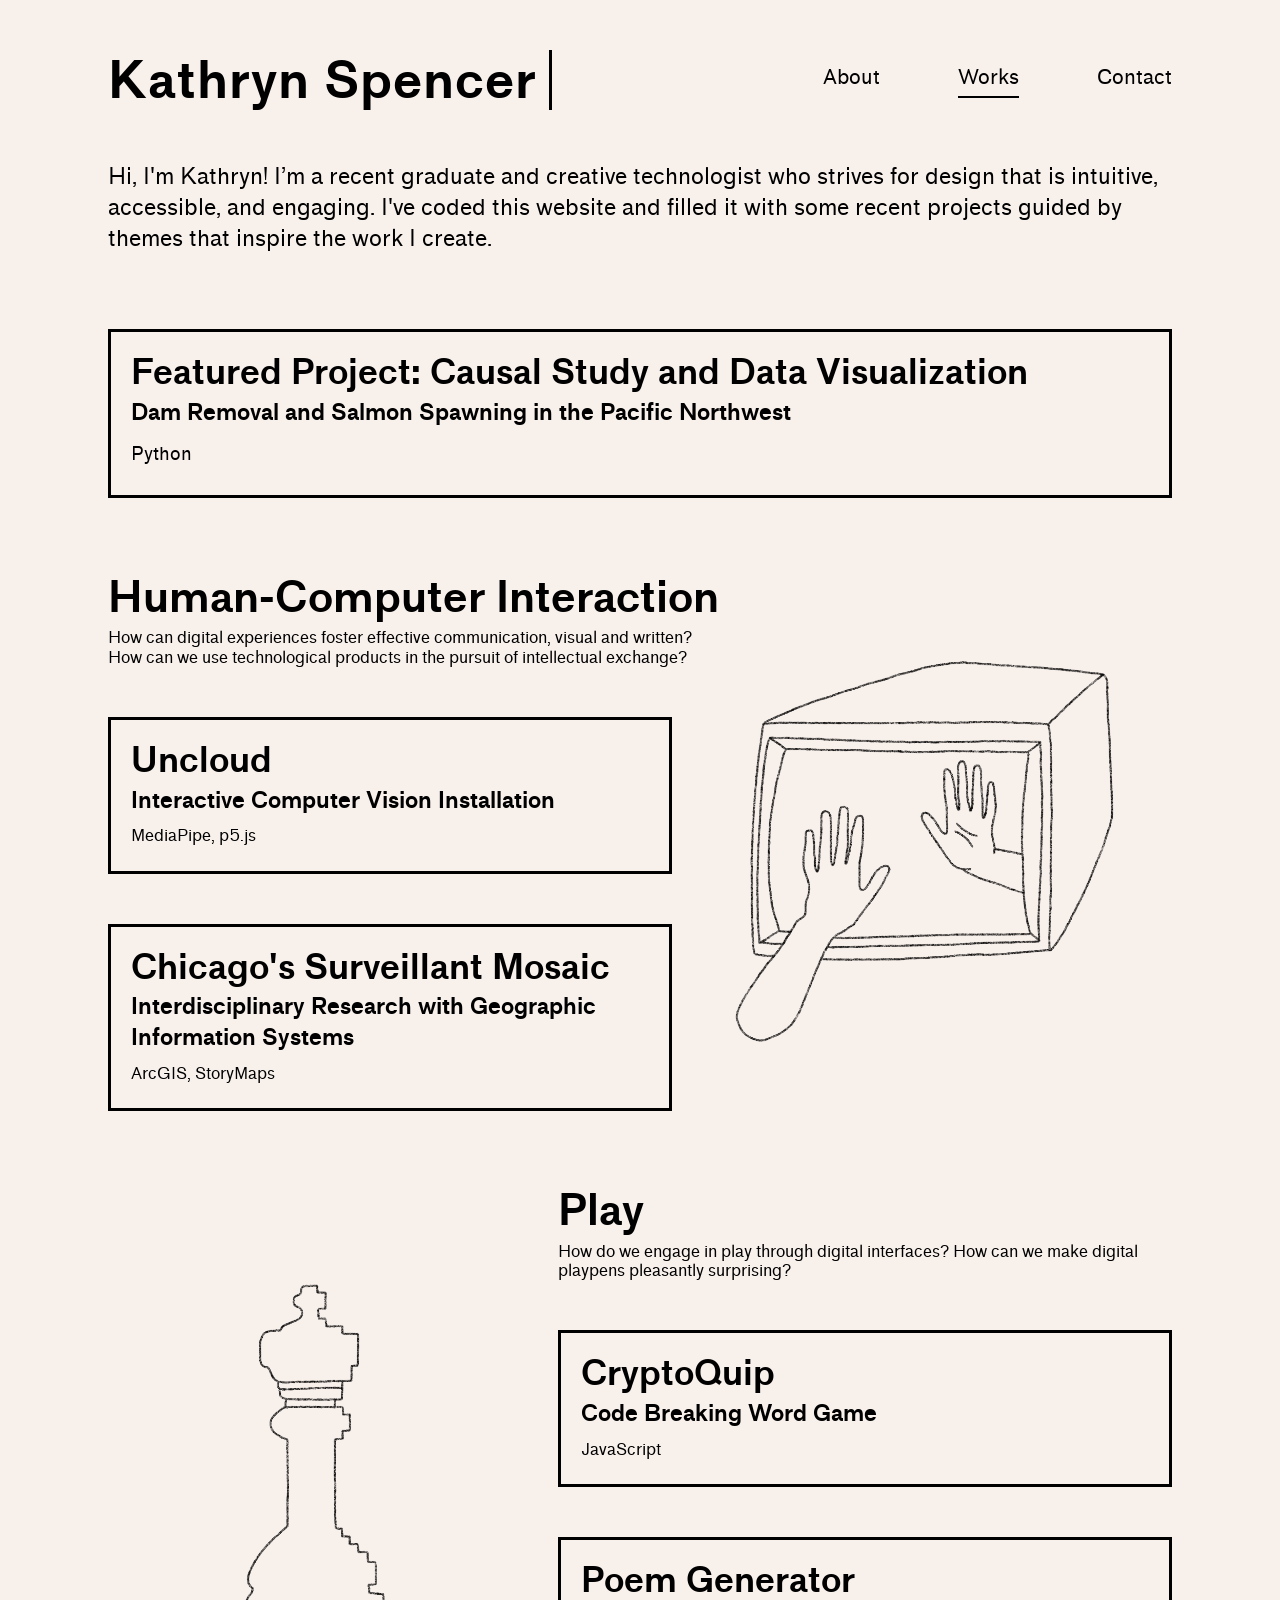
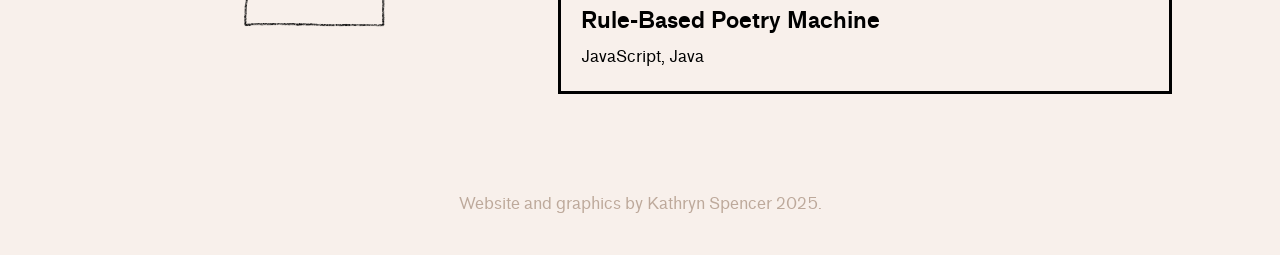
<file: PortfolioWebsite/index.html>
<!DOCTYPE html>
<html lang="en">
  <head>
    <meta charset="utf-8">
    <meta name="google-site-verification" content="g9XTIKekY2we22WwvntmGsxVvhzlgETj5hdMHuk9NJs" />
    <meta name="description" content="Kathryn Spencer portfolio">
    <title>Kathryn Spencer</title>
    <link rel="stylesheet" href="portfolio.css">
  </head>
  <body>
    <header>
      <section id="name">
        <h1>Kathryn Spencer</h1>
        <div id="cursor"></div>
      </section>
      <nav>
        <a id = "about" href="about.html">About</a>
        <a id = "works" class = "underlined" href="index.html">Works</a>
        <a id = "contact" href="contact.html">Contact</a>
      </nav>
    </header>
    <main>
      <p>
        Hi, I'm Kathryn! I’m a recent graduate and creative technologist who strives
        for design that is intuitive, accessible, and engaging. I've coded this website
        and filled it with some recent projects guided by themes that inspire the work I create.
      </p>
      <section>
        <article id="feature">
          <a href="causal_study/html/final_template.html">
            <h3>Featured Project: Causal Study and Data Visualization</h2>
            <h4>Dam Removal and Salmon Spawning in the Pacific Northwest</h4>
            <p>Python</p>
          </a>
        </article>
        <section class = principle id="HCI">
          <div class="ekphrasis">
            <h2>Human-Computer Interaction</h2>
            <p>How can digital experiences foster effective communication, visual and written?
               How can we use technological products in the pursuit of intellectual exchange?
            </p>
            <article>
              <a href="uncloud/uncloud.html">
                <h3>Uncloud</h3>
                <h4>Interactive Computer Vision Installation</h4>
                <p>MediaPipe, p5.js</p>
              </a>
            </article>
            <article>
              <a href="https://arcg.is/z45qz0">
                <h3>Chicago's Surveillant Mosaic</h3>
                <h4>Interdisciplinary Research with Geographic Information Systems</h4>
                <p>ArcGIS, StoryMaps</p>
              </a>
            </article>
          </div>
          <div>
            <img src="img/mirror1.png" alt="computer mirror drawing" class="mirrorimg">
            <img src="img/mirror1.png" alt="computer mirror drawing" class="mirrorimg invisible">
          </div>
        </section>
        <section class="principle">
          <div>
            <img src="img/chess1.png" alt="chess piece drawing" class="chessimg">
            <img src="img/chess1.png" alt="chess piece drawing" class="chessimg invisible">
          </div>
          <div class="ekphrasis">
            <h2>Play</h2>
            <p>
              How do we engage in play through digital interfaces? How can we make
              digital playpens pleasantly surprising?
            </p>
            <article>
              <a href="crypto.html">
                <h3>CryptoQuip</h2>
                <h4>Code Breaking Word Game</h4>
                <p>JavaScript</p>
              </a>
            </article>
            <article>
              <a href="poem.html">
                <h3>Poem Generator</h3>
                <h4>Rule-Based Poetry Machine</h4>
                <p>JavaScript, Java</p>
              </a>
            </article>
          </div>
        </section>
      </section>
    </main>
    <footer>
      <p>Website and graphics by Kathryn Spencer 2025.</p>
    </footer>
  </body>
</html>
</file>
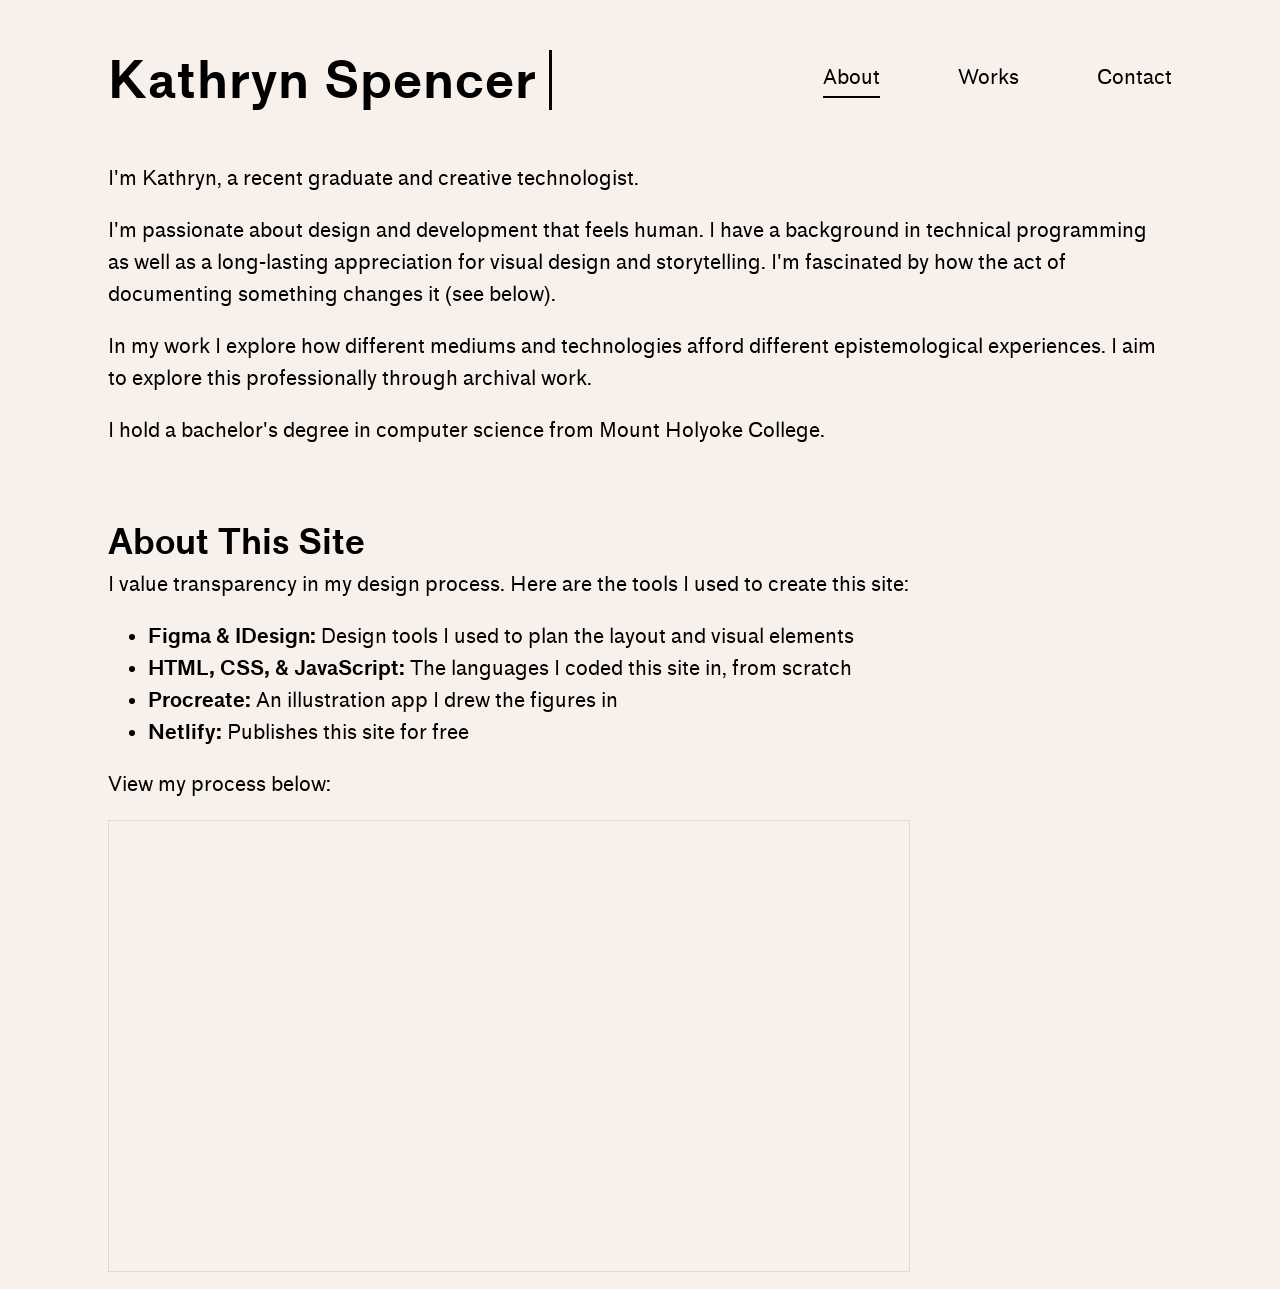
<file: PortfolioWebsite/about.html>
<!DOCTYPE html>
<html lang="en">
  <head>
    <meta charset="utf-8">
    <title>Kathryn Spencer</title>
    <link rel="stylesheet" href="portfolio.css">
  </head>
  <body>
    <header>
      <section id="name">
        <h1><a href="index.html">Kathryn Spencer</a></h1>
        <div id="cursor"></div>
      </section>
      <nav>
        <a id = "about" class = "underlined" href="about.html">About</a>
        <a id = "works" href="index.html">Works</a>
        <a id = "contact" href="contact.html">Contact</a>
      </nav>
    </header>
    <main id="aboutPage">
      <section>
        <p>
          I'm Kathryn, a recent graduate and creative technologist.
        </p>
        <p>
          I'm passionate about design and development that feels human. I have a background in
          technical programming as well as a long-lasting appreciation for visual design and
          storytelling. I'm fascinated by how the act of documenting something changes it (see below).
        </p>
        <p>
          In my work I explore how different mediums and technologies afford different
          epistemological experiences. I aim to explore this professionally through archival work.
        </p>
        <p> I hold a bachelor's degree in computer science from Mount Holyoke College.</p>
      </section>
      <section id="documentation">
        <h3>About This Site</h3>
        <p>I value transparency in my design process. Here are the tools I used to create this site:
        </p>
        <ul>
          <li><b>Figma & IDesign:</b> Design tools I used to plan the layout and visual elements</li>
          <li><b>HTML, CSS, & JavaScript:</b> The languages I coded this site in, from scratch</li>
          <li><b>Procreate:</b> An illustration app I drew the figures in</li>
          <li><b>Netlify:</b> Publishes this site for free</li>
        </ul>
        <p>View my process below:</p>
        <iframe
          style="border: 1px solid rgba(0, 0, 0, 0.1);"
          width="800"
          height="450"
          src="https://embed.figma.com/design/cyvC1ompQ2AOEBt87rae2m/Portfolio?node-id=0-1&embed-host=share"
          allowfullscreen>
        </iframe>
      </section>
    </main>
  </body>
</html>
</file>
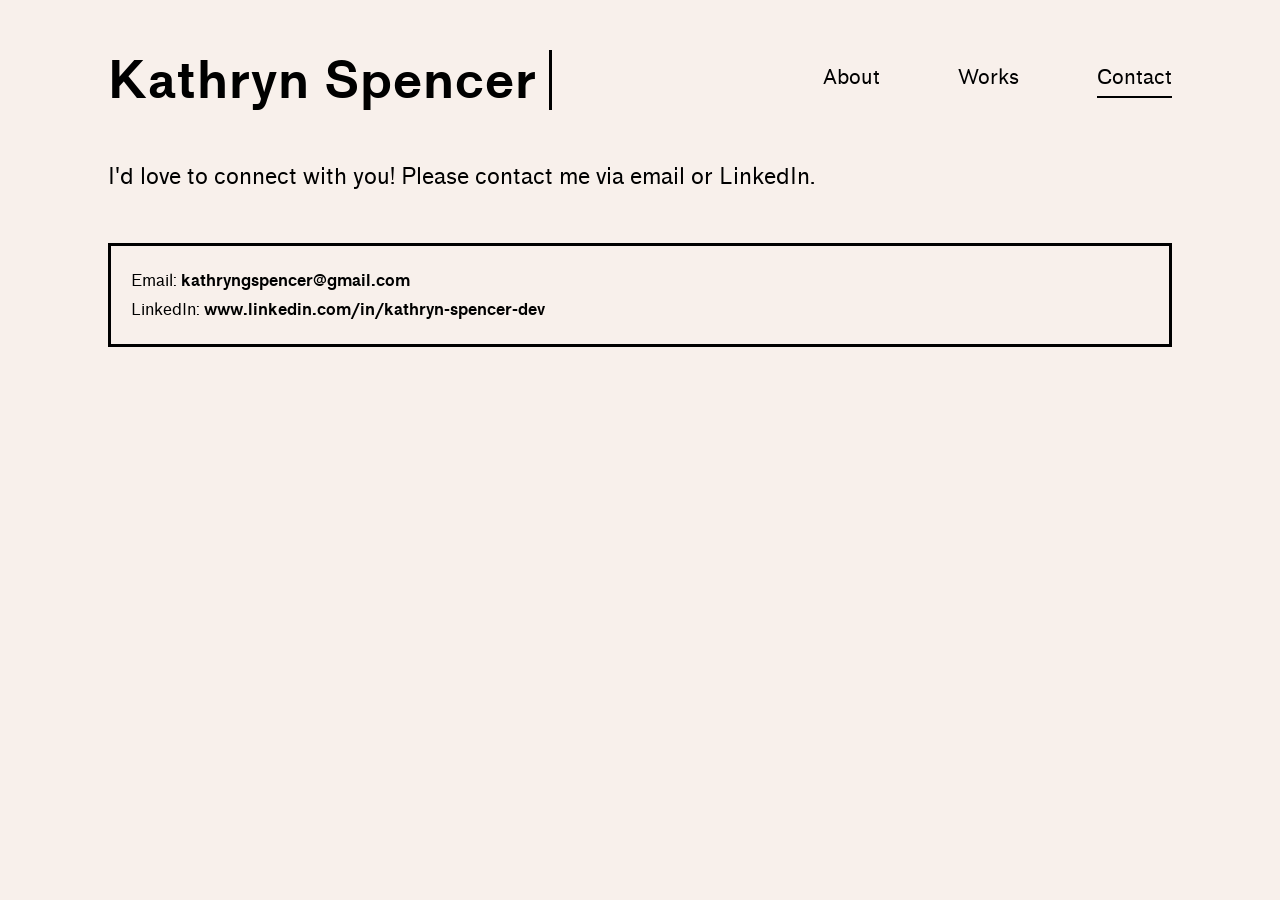
<file: PortfolioWebsite/contact.html>
<!DOCTYPE html>
<html lang="en">
  <head>
    <meta charset="utf-8">
    <title>Kathryn Spencer</title>
    <link rel="stylesheet" href="portfolio.css">
  </head>
  <body>
    <header>
      <section id="name">
        <h1><a href="index.html">Kathryn Spencer</a></h1>
        <div id="cursor"></div>
      </section>
      <nav>
        <a id = "about" href="about.html">About</a>
        <a id = "works" href="index.html">Works</a>
        <a id = "contact" class = "underlined" href="contact.html">Contact</a>
      </nav>
    </header>
    <main>
      <p>
        I'd love to connect with you! Please contact me via email or LinkedIn.
      </p>
      <div class="ekphrasis">
        <article>
          <p>Email: <strong>kathryngspencer@gmail.com</strong></p>
          <p><a href="https://www.linkedin.com/in/kathryn-spencer-dev">LinkedIn: <strong>www.linkedin.com/in/kathryn-spencer-dev</strong></a></p>
        </article>
      </div>
    </main>
  </body>
</html>
</file>
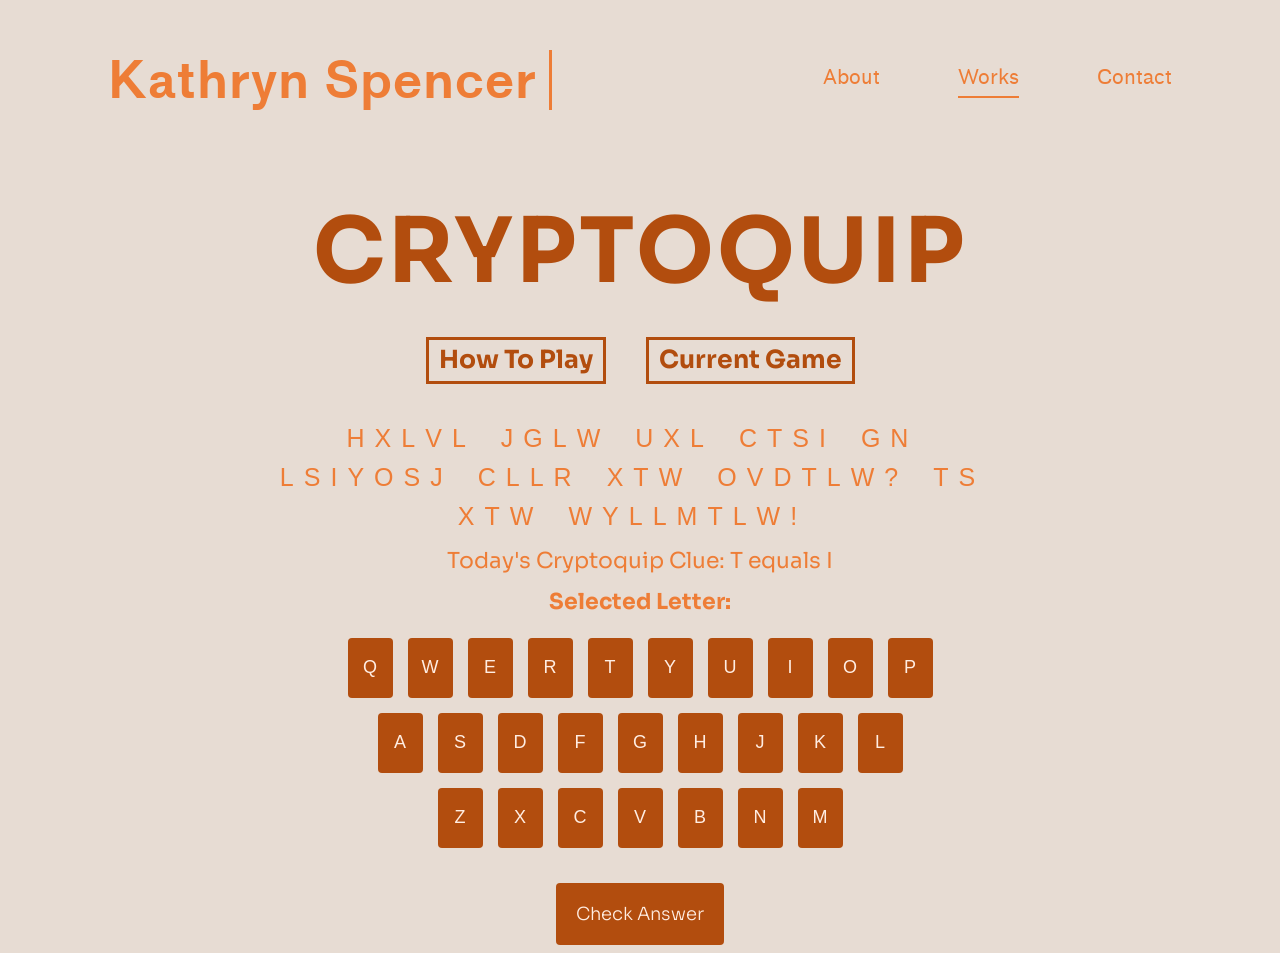
<file: PortfolioWebsite/crypto.html>
<!DOCTYPE html>
<html lang="en">
  <head>
    <meta charset="utf-8">
    <link rel="stylesheet" href="crypto.css">
    <script src="crypto.js"></script>
    <link href="https://fonts.googleapis.com/css2?family=Sora:wght@700&display=swap" rel="stylesheet">
    <link href="https://fonts.googleapis.com/css2?family=Sora:wght@300&display=swap" rel="stylesheet">
    <title>Kathryn Spencer</title>
  </head>
  <body>
    <header>
      <section id="name">
        <h1><a href="index.html">Kathryn Spencer</a></h1>
        <div id="cursor"></div>
      </section>
      <nav>
        <a id = "about" href="about.html">About</a>
        <a id = "works" class = "underlined" href="index.html">Works</a>
        <a id = "contact" href="contact.html">Contact</a>
      </nav>
    </header>
    <section id="subheader">
      <h2>CRYPTOQUIP</h2>
      <ul id="menu">
        <li id="howToBtn">How To Play</li>
        <li id="gameBtn">Current Game</li>
      </ul>
    </section>
    <section id="howTo" class="hidden">
      <h3>
        Decode the encrypted phrase.
      </h3>
      <ul>
        <li>Each letter stands for another.</li>
        <li>The color of a letter will change once you've swapped that letter.</li>
        <li>You can swap letters as many times as you'd like, but never to a letter
          that has already been swapped.
        </li>
      </ul>
      <h4>Examples</h4>
      <div>
        <p class="ex">Q</p>
        <p class="case">This letter is currently moused over and hasn't been swapped yet.</p>
      </div>
      <div>
        <p class="ex locked">Q</p>
        <p class="case">This letter has been swapped.</p>
      </div>
    </section>
    <section id="daily">
      <section id="cryptoQuip"></section>
      <p id="clue">Today's Cryptoquip Clue: T equals I</p>
      <p id="selected">Selected Letter:</p>
      <p id="error" class="hidden"><strong>That letter has already been swapped.</strong></p>
      <section id="keyboard">
        <div class="keysRow">
          <button>Q</button>
          <button>W</button>
          <button>E</button>
          <button>R</button>
          <button>T</button>
          <button>Y</button>
          <button>U</button>
          <button>I</button>
          <button>O</button>
          <button>P</button>
        </div>
        <div class="keysRow">
          <button>A</button>
          <button>S</button>
          <button>D</button>
          <button>F</button>
          <button>G</button>
          <button>H</button>
          <button>J</button>
          <button>K</button>
          <button>L</button>
        </div>
        <div class="keysRow">
          <button>Z</button>
          <button>X</button>
          <button>C</button>
          <button>V</button>
          <button>B</button>
          <button>N</button>
          <button>M</button>
        </div>
      </section>
      <button id="testBtn">Check Answer</button>
      <div id="results" class="hidden">
        <p id="win" class="hidden">Congrats! You've solved this cryptoquip.</p>
        <p id="lose" class="hidden">There are one or more incorrect letters in the cryptoquip.</p>
        <button id="back" class="hidden">Return to Game</button>
      </div>
    </section>
  </body>
</html>
</file>
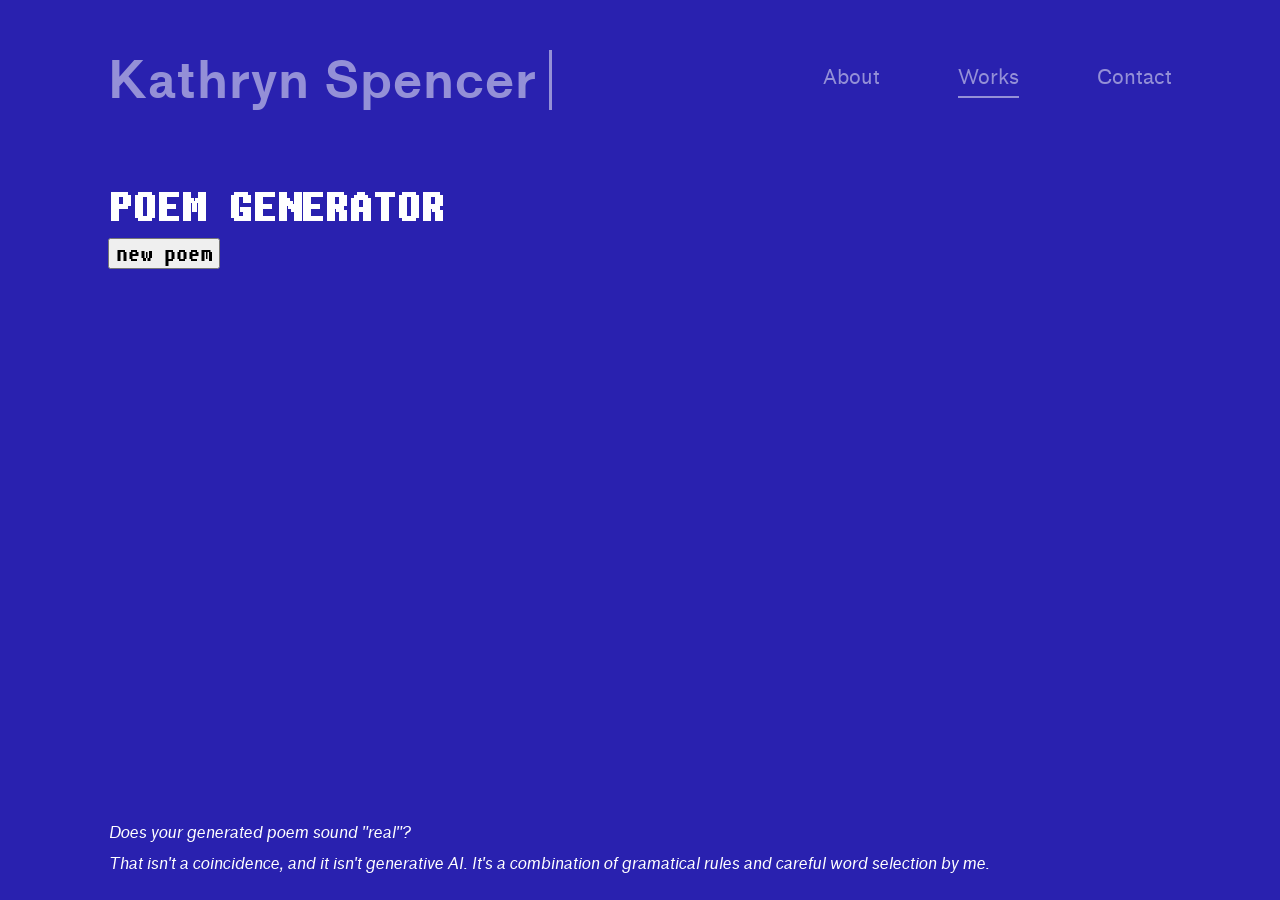
<file: PortfolioWebsite/poem.html>
<!DOCTYPE html>
<html lang="en">
  <head>
    <meta charset="utf-8">
    <title>Kathryn Spencer</title>
    <link rel="stylesheet" href="poem.css">
    <script src="poem.js"></script>
  </head>
  <body>
    <header>
      <section id="name">
        <h1><a href="index.html">Kathryn Spencer</a></h1>
        <div id="cursor"></div>
      </section>
      <nav>
        <a id = "about" href="about.html">About</a>
        <a id = "works" class = "underlined" href="index.html">Works</a>
        <a id = "contact" href="contact.html">Contact</a>
      </nav>
    </header>
    <main>
      <h2>POEM GENERATOR</h2>
      <button id="poemBtn">new poem</button>
      <section id="poem"></section>
      <section id="poemExplanation">
        <p id="hook">Does your generated poem sound "real"?</p>
        <p> That isn't a coincidence, and it isn't
          generative AI. It's a combination of gramatical rules and careful word selection by me.
        </p>
      </section>
    </main>
  </body>
</html>
</file>
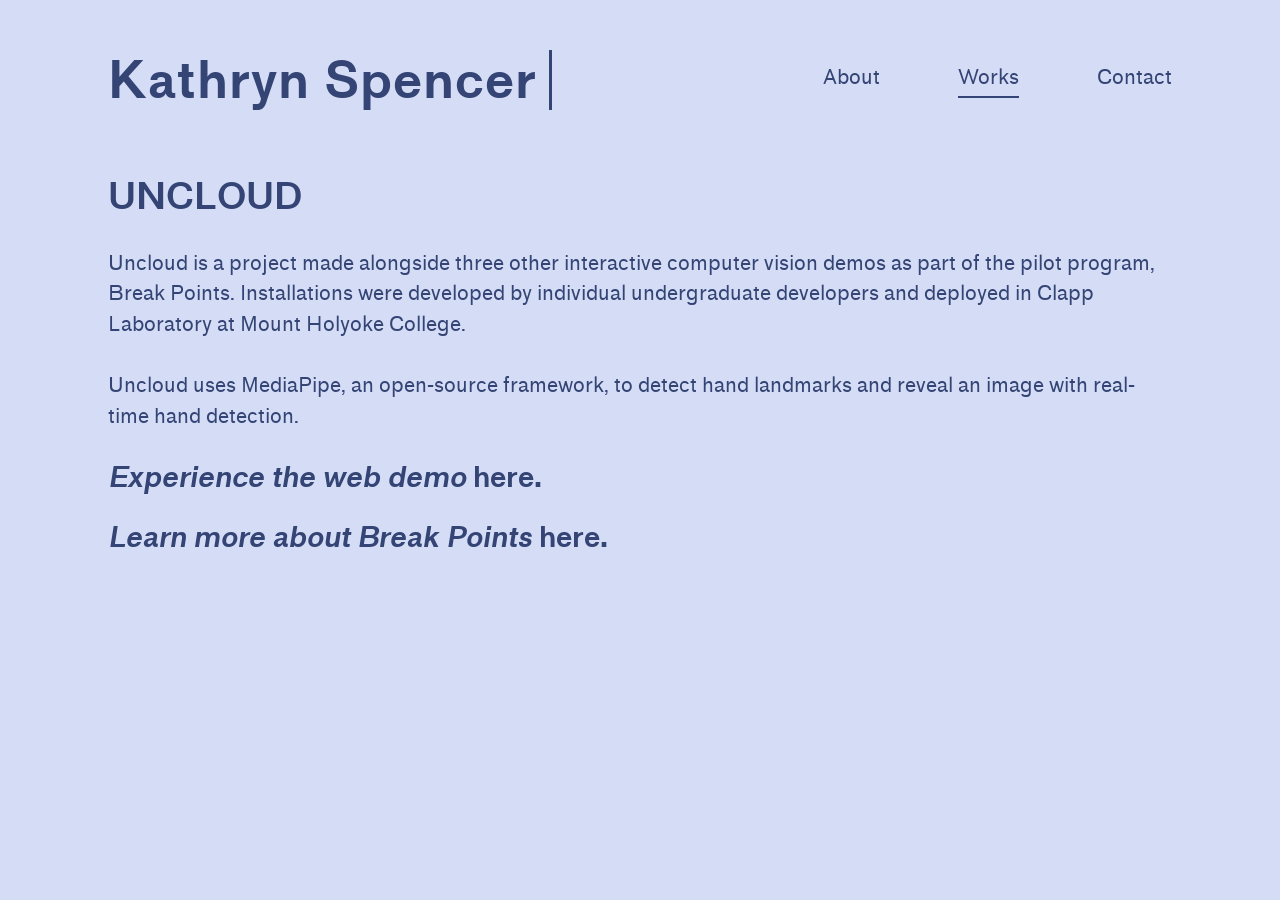
<file: PortfolioWebsite/uncloud/uncloud.html>
<!DOCTYPE html>
<html lang="en">
  <head>
    <meta charset="utf-8">
    <title>Kathryn Spencer</title>
    <link rel="stylesheet" href="uncloud.css">
  </head>
  <body>
    <header>
      <section id="name">
        <h1><a href="../index.html">Kathryn Spencer</a></h1>
        <div id="cursor"></div>
      </section>
      <nav>
        <a id = "about" href="../about.html">About</a>
        <a id = "works" class = "underlined" href="../index.html">Works</a>
        <a id = "contact" href="../contact.html">Contact</a>
      </nav>
    </header>
  </body>
  <main>
    <h2>UNCLOUD</h2>
    <p>
      Uncloud is a project made alongside three other interactive computer vision
      demos as part of the pilot program, Break Points. Installations were developed by
      individual undergraduate developers and deployed in Clapp Laboratory at Mount
      Holyoke College.
    </p>
    <p>
      Uncloud uses MediaPipe, an open-source framework, to detect hand landmarks
      and reveal an image with real-time hand detection.
    </p>
    <p class="link">
      <i>Experience the web demo </i><a href="https://editor.p5js.org/kathrynspencer/sketches/GGkKEUKdy">here</a>.
    </p>
    <p class="link">
      <i>Learn more about Break Points </i><a href="https://sites.google.com/mtholyoke.edu/breakpoints/home">here</a>.
    </p>
  </main>
</html>
</file>
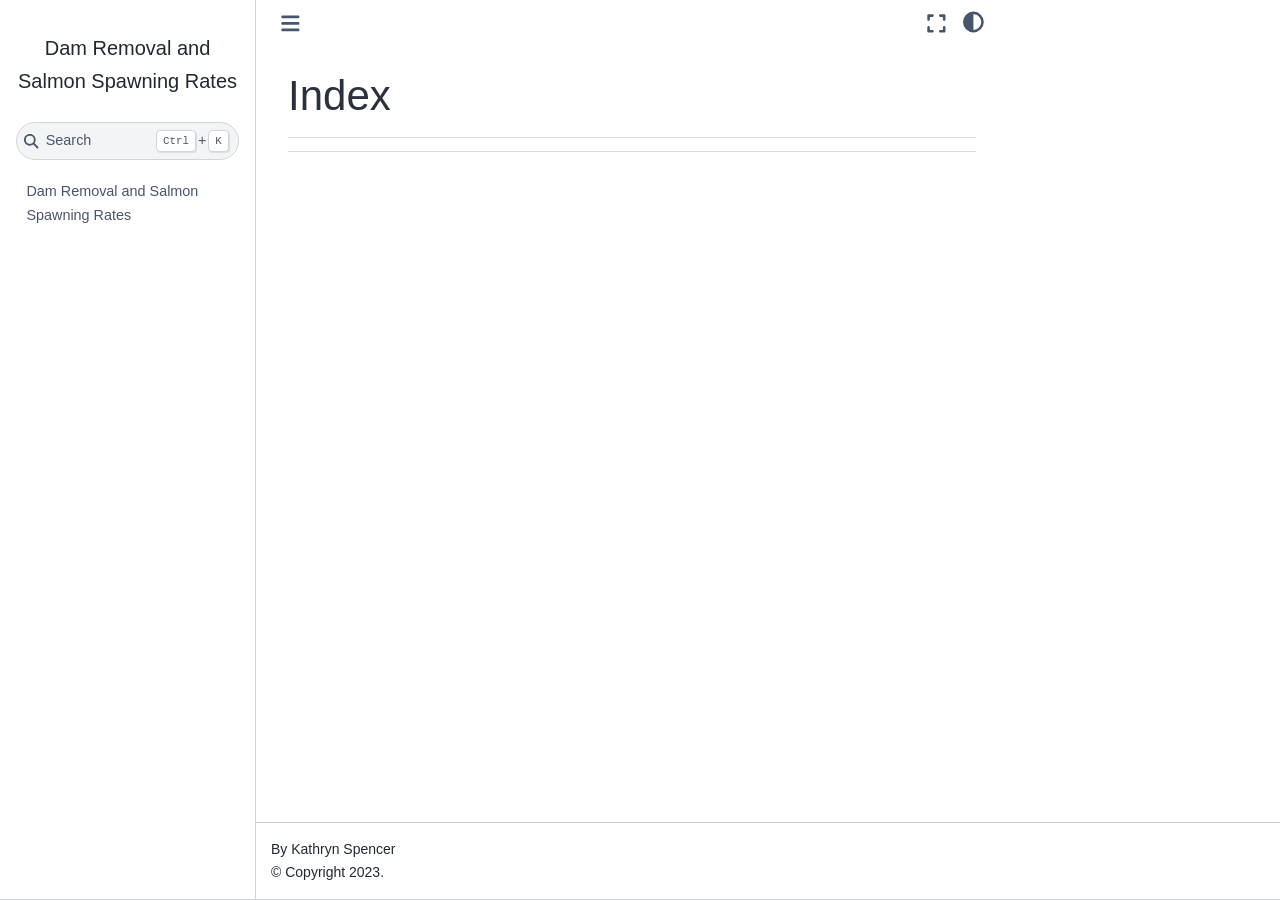
<file: PortfolioWebsite/causal_study/html/genindex.html>
<!DOCTYPE html>


<html lang="en" data-content_root="./" >

  <head>
    <meta charset="utf-8" />
    <meta name="viewport" content="width=device-width, initial-scale=1.0" />
    <title>Index &#8212; Dam Removal and Salmon Spawning Rates</title>
  
  
  
  <script data-cfasync="false">
    document.documentElement.dataset.mode = localStorage.getItem("mode") || "";
    document.documentElement.dataset.theme = localStorage.getItem("theme") || "";
  </script>
  <!--
    this give us a css class that will be invisible only if js is disabled
  -->
  <noscript>
    <style>
      .pst-js-only { display: none !important; }

    </style>
  </noscript>
  
  <!-- Loaded before other Sphinx assets -->
  <link href="_static/styles/theme.css?digest=8878045cc6db502f8baf" rel="stylesheet" />
<link href="_static/styles/pydata-sphinx-theme.css?digest=8878045cc6db502f8baf" rel="stylesheet" />

    <link rel="stylesheet" type="text/css" href="_static/pygments.css?v=03e43079" />
    <link rel="stylesheet" type="text/css" href="_static/styles/sphinx-book-theme.css?v=a3416100" />
    <link rel="stylesheet" type="text/css" href="_static/togglebutton.css?v=13237357" />
    <link rel="stylesheet" type="text/css" href="_static/copybutton.css?v=76b2166b" />
    <link rel="stylesheet" type="text/css" href="_static/mystnb.4510f1fc1dee50b3e5859aac5469c37c29e427902b24a333a5f9fcb2f0b3ac41.css" />
    <link rel="stylesheet" type="text/css" href="_static/sphinx-thebe.css?v=4fa983c6" />
    <link rel="stylesheet" type="text/css" href="_static/sphinx-design.min.css?v=95c83b7e" />
  
  <!-- So that users can add custom icons -->
  <script src="_static/scripts/fontawesome.js?digest=8878045cc6db502f8baf"></script>
  <!-- Pre-loaded scripts that we'll load fully later -->
  <link rel="preload" as="script" href="_static/scripts/bootstrap.js?digest=8878045cc6db502f8baf" />
<link rel="preload" as="script" href="_static/scripts/pydata-sphinx-theme.js?digest=8878045cc6db502f8baf" />

    <script src="_static/documentation_options.js?v=9eb32ce0"></script>
    <script src="_static/doctools.js?v=9a2dae69"></script>
    <script src="_static/sphinx_highlight.js?v=dc90522c"></script>
    <script src="_static/clipboard.min.js?v=a7894cd8"></script>
    <script src="_static/copybutton.js?v=f281be69"></script>
    <script src="_static/scripts/sphinx-book-theme.js?v=887ef09a"></script>
    <script>let toggleHintShow = 'Click to show';</script>
    <script>let toggleHintHide = 'Click to hide';</script>
    <script>let toggleOpenOnPrint = 'true';</script>
    <script src="_static/togglebutton.js?v=4a39c7ea"></script>
    <script>var togglebuttonSelector = '.toggle, .admonition.dropdown';</script>
    <script src="_static/design-tabs.js?v=f930bc37"></script>
    <script>const THEBE_JS_URL = "https://unpkg.com/thebe@0.8.2/lib/index.js"; const thebe_selector = ".thebe,.cell"; const thebe_selector_input = "pre"; const thebe_selector_output = ".output, .cell_output"</script>
    <script async="async" src="_static/sphinx-thebe.js?v=c100c467"></script>
    <script>var togglebuttonSelector = '.toggle, .admonition.dropdown';</script>
    <script>const THEBE_JS_URL = "https://unpkg.com/thebe@0.8.2/lib/index.js"; const thebe_selector = ".thebe,.cell"; const thebe_selector_input = "pre"; const thebe_selector_output = ".output, .cell_output"</script>
    <script>DOCUMENTATION_OPTIONS.pagename = 'genindex';</script>
    <link rel="index" title="Index" href="#" />
    <link rel="search" title="Search" href="search.html" />
  <meta name="viewport" content="width=device-width, initial-scale=1"/>
  <meta name="docsearch:language" content="en"/>
  <meta name="docsearch:version" content="" />
  </head>
  
  
  <body data-bs-spy="scroll" data-bs-target=".bd-toc-nav" data-offset="180" data-bs-root-margin="0px 0px -60%" data-default-mode="">

  
  
  <div id="pst-skip-link" class="skip-link d-print-none"><a href="#main-content">Skip to main content</a></div>
  
  <div id="pst-scroll-pixel-helper"></div>
  
  <button type="button" class="btn rounded-pill" id="pst-back-to-top">
    <i class="fa-solid fa-arrow-up"></i>Back to top</button>

  
  <dialog id="pst-search-dialog">
    
<form class="bd-search d-flex align-items-center"
      action="search.html"
      method="get">
  <i class="fa-solid fa-magnifying-glass"></i>
  <input type="search"
         class="form-control"
         name="q"
         placeholder="Search this book..."
         aria-label="Search this book..."
         autocomplete="off"
         autocorrect="off"
         autocapitalize="off"
         spellcheck="false"/>
  <span class="search-button__kbd-shortcut"><kbd class="kbd-shortcut__modifier">Ctrl</kbd>+<kbd>K</kbd></span>
</form>
  </dialog>

  <div class="pst-async-banner-revealer d-none">
  <aside id="bd-header-version-warning" class="d-none d-print-none" aria-label="Version warning"></aside>
</div>

  
    <header class="bd-header navbar navbar-expand-lg bd-navbar d-print-none">
    </header>
  

  <div class="bd-container">
    <div class="bd-container__inner bd-page-width">
      
      
      
        
      
      <dialog id="pst-primary-sidebar-modal"></dialog>
      <div id="pst-primary-sidebar" class="bd-sidebar-primary bd-sidebar">
        

  
  <div class="sidebar-header-items sidebar-primary__section">
    
    
    
    
  </div>
  
    <div class="sidebar-primary-items__start sidebar-primary__section">
        <div class="sidebar-primary-item">

  
    
  

<a class="navbar-brand logo" href="final_template.html">
  
  
  
  
  
  
    <p class="title logo__title">Dam Removal and Salmon Spawning Rates</p>
  
</a></div>
        <div class="sidebar-primary-item">

<button class="btn search-button-field search-button__button pst-js-only" title="Search" aria-label="Search" data-bs-placement="bottom" data-bs-toggle="tooltip">
 <i class="fa-solid fa-magnifying-glass"></i>
 <span class="search-button__default-text">Search</span>
 <span class="search-button__kbd-shortcut"><kbd class="kbd-shortcut__modifier">Ctrl</kbd>+<kbd class="kbd-shortcut__modifier">K</kbd></span>
</button></div>
        <div class="sidebar-primary-item"><nav class="bd-links bd-docs-nav" aria-label="Main">
    <div class="bd-toc-item navbar-nav active">
        
        <ul class="nav bd-sidenav bd-sidenav__home-link">
            <li class="toctree-l1">
                <a class="reference internal" href="final_template.html">
                    Dam Removal and Salmon Spawning Rates
                </a>
            </li>
        </ul>
        
    </div>
</nav></div>
    </div>
  
  
  <div class="sidebar-primary-items__end sidebar-primary__section">
      <div class="sidebar-primary-item">
<div id="ethical-ad-placement"
      class="flat"
      data-ea-publisher="readthedocs"
      data-ea-type="readthedocs-sidebar"
      data-ea-manual="true">
</div></div>
  </div>


      </div>
      
      <main id="main-content" class="bd-main" role="main">
        
        

<div class="sbt-scroll-pixel-helper"></div>

          <div class="bd-content">
            <div class="bd-article-container">
              
              <div class="bd-header-article d-print-none">
<div class="header-article-items header-article__inner">
  
    <div class="header-article-items__start">
      
        <div class="header-article-item"><button class="sidebar-toggle primary-toggle btn btn-sm" title="Toggle primary sidebar" data-bs-placement="bottom" data-bs-toggle="tooltip">
  <span class="fa-solid fa-bars"></span>
</button></div>
      
    </div>
  
  
    <div class="header-article-items__end">
      
        <div class="header-article-item">

<div class="article-header-buttons">



<button onclick="toggleFullScreen()"
  class="btn btn-sm btn-fullscreen-button"
  title="Fullscreen mode"
  data-bs-placement="bottom" data-bs-toggle="tooltip"
>
  

<span class="btn__icon-container">
  <i class="fas fa-expand"></i>
  </span>

</button>



<button class="btn btn-sm nav-link pst-navbar-icon theme-switch-button pst-js-only" aria-label="Color mode" data-bs-title="Color mode"  data-bs-placement="bottom" data-bs-toggle="tooltip">
  <i class="theme-switch fa-solid fa-sun                fa-lg" data-mode="light" title="Light"></i>
  <i class="theme-switch fa-solid fa-moon               fa-lg" data-mode="dark"  title="Dark"></i>
  <i class="theme-switch fa-solid fa-circle-half-stroke fa-lg" data-mode="auto"  title="System Settings"></i>
</button>


<button class="btn btn-sm pst-navbar-icon search-button search-button__button pst-js-only" title="Search" aria-label="Search" data-bs-placement="bottom" data-bs-toggle="tooltip">
    <i class="fa-solid fa-magnifying-glass fa-lg"></i>
</button>

</div></div>
      
    </div>
  
</div>
</div>
              
              

<div id="jb-print-docs-body" class="onlyprint">
    <h1></h1>
    <!-- Table of contents -->
    <div id="print-main-content">
        <div id="jb-print-toc">
            
        </div>
    </div>
</div>

              
                
<div id="searchbox"></div>
                <article class="bd-article">
                  

<h1 id="index">Index</h1>

<div class="genindex-jumpbox">
 
</div>


                </article>
              

              
              
              
              
                <footer class="prev-next-footer d-print-none">
                  
<div class="prev-next-area">
</div>
                </footer>
              
            </div>
            
            
              
            
          </div>
          <footer class="bd-footer-content">
            
<div class="bd-footer-content__inner container">
  
  <div class="footer-item">
    
<p class="component-author">
By Kathryn Spencer
</p>

  </div>
  
  <div class="footer-item">
    

  <p class="copyright">
    
      © Copyright 2023.
      <br/>
    
  </p>

  </div>
  
  <div class="footer-item">
    
  </div>
  
  <div class="footer-item">
    
  </div>
  
</div>
          </footer>
        

      </main>
    </div>
  </div>
  
  <!-- Scripts loaded after <body> so the DOM is not blocked -->
  <script defer src="_static/scripts/bootstrap.js?digest=8878045cc6db502f8baf"></script>
<script defer src="_static/scripts/pydata-sphinx-theme.js?digest=8878045cc6db502f8baf"></script>

  <footer class="bd-footer">
  </footer>
  </body>
</html>
</file>
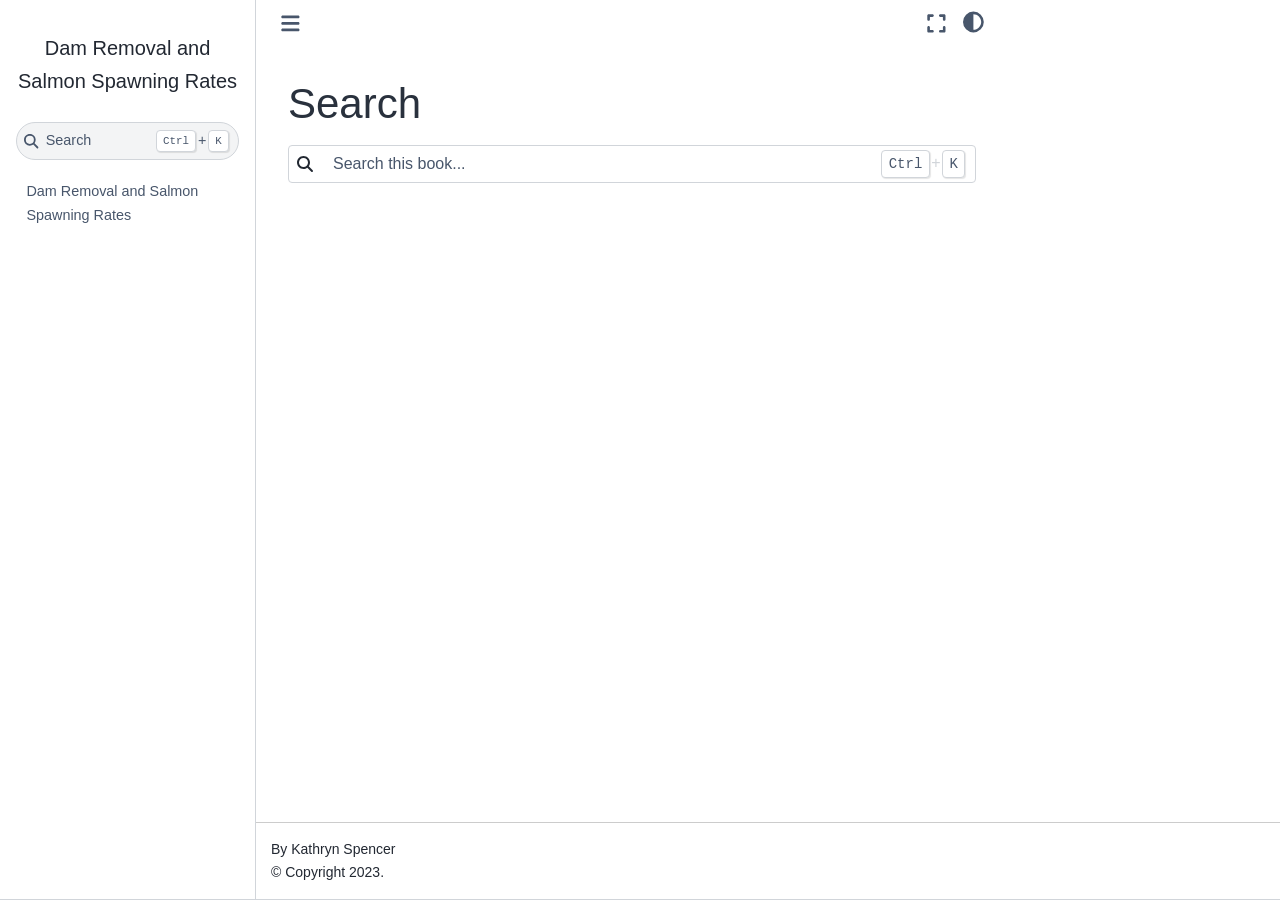
<file: PortfolioWebsite/causal_study/html/search.html>
<!DOCTYPE html>


<html lang="en" data-content_root="./" >

  <head>
    <meta charset="utf-8" />
    <meta name="viewport" content="width=device-width, initial-scale=1.0" /><title>Search - Dam Removal and Salmon Spawning Rates</title>
  
  
  
  <script data-cfasync="false">
    document.documentElement.dataset.mode = localStorage.getItem("mode") || "";
    document.documentElement.dataset.theme = localStorage.getItem("theme") || "";
  </script>
  <!--
    this give us a css class that will be invisible only if js is disabled
  -->
  <noscript>
    <style>
      .pst-js-only { display: none !important; }

    </style>
  </noscript>
  
  <!-- Loaded before other Sphinx assets -->
  <link href="_static/styles/theme.css?digest=8878045cc6db502f8baf" rel="stylesheet" />
<link href="_static/styles/pydata-sphinx-theme.css?digest=8878045cc6db502f8baf" rel="stylesheet" />

    <link rel="stylesheet" type="text/css" href="_static/pygments.css?v=03e43079" />
    <link rel="stylesheet" type="text/css" href="_static/styles/sphinx-book-theme.css?v=a3416100" />
    <link rel="stylesheet" type="text/css" href="_static/togglebutton.css?v=13237357" />
    <link rel="stylesheet" type="text/css" href="_static/copybutton.css?v=76b2166b" />
    <link rel="stylesheet" type="text/css" href="_static/mystnb.4510f1fc1dee50b3e5859aac5469c37c29e427902b24a333a5f9fcb2f0b3ac41.css" />
    <link rel="stylesheet" type="text/css" href="_static/sphinx-thebe.css?v=4fa983c6" />
    <link rel="stylesheet" type="text/css" href="_static/sphinx-design.min.css?v=95c83b7e" />
  
  <!-- So that users can add custom icons -->
  <script src="_static/scripts/fontawesome.js?digest=8878045cc6db502f8baf"></script>
  <!-- Pre-loaded scripts that we'll load fully later -->
  <link rel="preload" as="script" href="_static/scripts/bootstrap.js?digest=8878045cc6db502f8baf" />
<link rel="preload" as="script" href="_static/scripts/pydata-sphinx-theme.js?digest=8878045cc6db502f8baf" />

    <script src="_static/documentation_options.js?v=9eb32ce0"></script>
    <script src="_static/doctools.js?v=9a2dae69"></script>
    <script src="_static/sphinx_highlight.js?v=dc90522c"></script>
    <script src="_static/clipboard.min.js?v=a7894cd8"></script>
    <script src="_static/copybutton.js?v=f281be69"></script>
    <script src="_static/scripts/sphinx-book-theme.js?v=887ef09a"></script>
    <script>let toggleHintShow = 'Click to show';</script>
    <script>let toggleHintHide = 'Click to hide';</script>
    <script>let toggleOpenOnPrint = 'true';</script>
    <script src="_static/togglebutton.js?v=4a39c7ea"></script>
    <script>var togglebuttonSelector = '.toggle, .admonition.dropdown';</script>
    <script src="_static/design-tabs.js?v=f930bc37"></script>
    <script>const THEBE_JS_URL = "https://unpkg.com/thebe@0.8.2/lib/index.js"; const thebe_selector = ".thebe,.cell"; const thebe_selector_input = "pre"; const thebe_selector_output = ".output, .cell_output"</script>
    <script async="async" src="_static/sphinx-thebe.js?v=c100c467"></script>
    <script>var togglebuttonSelector = '.toggle, .admonition.dropdown';</script>
    <script>const THEBE_JS_URL = "https://unpkg.com/thebe@0.8.2/lib/index.js"; const thebe_selector = ".thebe,.cell"; const thebe_selector_input = "pre"; const thebe_selector_output = ".output, .cell_output"</script>
    <script>DOCUMENTATION_OPTIONS.pagename = 'search';</script>
  <script src="_static/searchtools.js"></script>
  <script src="_static/language_data.js"></script>
  <script src="searchindex.js"></script>
    <link rel="index" title="Index" href="genindex.html" />
    <link rel="search" title="Search" href="#" />
  <meta name="viewport" content="width=device-width, initial-scale=1"/>
  <meta name="docsearch:language" content="en"/>
  <meta name="docsearch:version" content="" />
  </head>
  
  
  <body data-bs-spy="scroll" data-bs-target=".bd-toc-nav" data-offset="180" data-bs-root-margin="0px 0px -60%" data-default-mode="">

  
  
  <div id="pst-skip-link" class="skip-link d-print-none"><a href="#main-content">Skip to main content</a></div>
  
  <div id="pst-scroll-pixel-helper"></div>
  
  <button type="button" class="btn rounded-pill" id="pst-back-to-top">
    <i class="fa-solid fa-arrow-up"></i>Back to top</button>

  
  <dialog id="pst-search-dialog">
    
<form class="bd-search d-flex align-items-center"
      action="#"
      method="get">
  <i class="fa-solid fa-magnifying-glass"></i>
  <input type="search"
         class="form-control"
         name="q"
         placeholder="Search this book..."
         aria-label="Search this book..."
         autocomplete="off"
         autocorrect="off"
         autocapitalize="off"
         spellcheck="false"/>
  <span class="search-button__kbd-shortcut"><kbd class="kbd-shortcut__modifier">Ctrl</kbd>+<kbd>K</kbd></span>
</form>
  </dialog>

  <div class="pst-async-banner-revealer d-none">
  <aside id="bd-header-version-warning" class="d-none d-print-none" aria-label="Version warning"></aside>
</div>

  
    <header class="bd-header navbar navbar-expand-lg bd-navbar d-print-none">
    </header>
  

  <div class="bd-container">
    <div class="bd-container__inner bd-page-width">
      
      
      
        
      
      <dialog id="pst-primary-sidebar-modal"></dialog>
      <div id="pst-primary-sidebar" class="bd-sidebar-primary bd-sidebar">
        

  
  <div class="sidebar-header-items sidebar-primary__section">
    
    
    
    
  </div>
  
    <div class="sidebar-primary-items__start sidebar-primary__section">
        <div class="sidebar-primary-item">

  
    
  

<a class="navbar-brand logo" href="final_template.html">
  
  
  
  
  
  
    <p class="title logo__title">Dam Removal and Salmon Spawning Rates</p>
  
</a></div>
        <div class="sidebar-primary-item">

<button class="btn search-button-field search-button__button pst-js-only" title="Search" aria-label="Search" data-bs-placement="bottom" data-bs-toggle="tooltip">
 <i class="fa-solid fa-magnifying-glass"></i>
 <span class="search-button__default-text">Search</span>
 <span class="search-button__kbd-shortcut"><kbd class="kbd-shortcut__modifier">Ctrl</kbd>+<kbd class="kbd-shortcut__modifier">K</kbd></span>
</button></div>
        <div class="sidebar-primary-item"><nav class="bd-links bd-docs-nav" aria-label="Main">
    <div class="bd-toc-item navbar-nav active">
        
        <ul class="nav bd-sidenav bd-sidenav__home-link">
            <li class="toctree-l1">
                <a class="reference internal" href="final_template.html">
                    Dam Removal and Salmon Spawning Rates
                </a>
            </li>
        </ul>
        
    </div>
</nav></div>
    </div>
  
  
  <div class="sidebar-primary-items__end sidebar-primary__section">
      <div class="sidebar-primary-item">
<div id="ethical-ad-placement"
      class="flat"
      data-ea-publisher="readthedocs"
      data-ea-type="readthedocs-sidebar"
      data-ea-manual="true">
</div></div>
  </div>


      </div>
      
      <main id="main-content" class="bd-main" role="main">
        
        

<div class="sbt-scroll-pixel-helper"></div>

          <div class="bd-content">
            <div class="bd-article-container">
              
              <div class="bd-header-article d-print-none">
<div class="header-article-items header-article__inner">
  
    <div class="header-article-items__start">
      
        <div class="header-article-item"><button class="sidebar-toggle primary-toggle btn btn-sm" title="Toggle primary sidebar" data-bs-placement="bottom" data-bs-toggle="tooltip">
  <span class="fa-solid fa-bars"></span>
</button></div>
      
    </div>
  
  
    <div class="header-article-items__end">
      
        <div class="header-article-item">

<div class="article-header-buttons">



<button onclick="toggleFullScreen()"
  class="btn btn-sm btn-fullscreen-button"
  title="Fullscreen mode"
  data-bs-placement="bottom" data-bs-toggle="tooltip"
>
  

<span class="btn__icon-container">
  <i class="fas fa-expand"></i>
  </span>

</button>



<button class="btn btn-sm nav-link pst-navbar-icon theme-switch-button pst-js-only" aria-label="Color mode" data-bs-title="Color mode"  data-bs-placement="bottom" data-bs-toggle="tooltip">
  <i class="theme-switch fa-solid fa-sun                fa-lg" data-mode="light" title="Light"></i>
  <i class="theme-switch fa-solid fa-moon               fa-lg" data-mode="dark"  title="Dark"></i>
  <i class="theme-switch fa-solid fa-circle-half-stroke fa-lg" data-mode="auto"  title="System Settings"></i>
</button>


<button class="btn btn-sm pst-navbar-icon search-button search-button__button pst-js-only" title="Search" aria-label="Search" data-bs-placement="bottom" data-bs-toggle="tooltip">
    <i class="fa-solid fa-magnifying-glass fa-lg"></i>
</button>

</div></div>
      
    </div>
  
</div>
</div>
              
              
  <div class="bd-search-container">
    <h1>Search</h1>
    <noscript>
      <div class="admonition error">
        <p class="admonition-title">Error</p>
        <p>Please activate JavaScript to enable the search functionality.</p>
      </div>
    </noscript>
    
<form class="bd-search d-flex align-items-center"
      action="#"
      method="get">
  <i class="fa-solid fa-magnifying-glass"></i>
  <input type="search"
         class="form-control"
         name="q"
         placeholder="Search this book..."
         aria-label="Search this book..."
         autocomplete="off"
         autocorrect="off"
         autocapitalize="off"
         spellcheck="false"/>
  <span class="search-button__kbd-shortcut"><kbd class="kbd-shortcut__modifier">Ctrl</kbd>+<kbd>K</kbd></span>
</form>
    <div id="search-results"></div>
  </div>
  <script>
    // Activate the search field on page load
    let searchInput = document.querySelector("form.bd-search input");
    if (searchInput) {
        searchInput.focus();
        searchInput.select();
        console.log("[PST]: Set focus on search field.");
    }
  </script>

              
              
              
              
                <footer class="prev-next-footer d-print-none">
                  
<div class="prev-next-area">
</div>
                </footer>
              
            </div>
            
            
              
            
          </div>
          <footer class="bd-footer-content">
            
<div class="bd-footer-content__inner container">
  
  <div class="footer-item">
    
<p class="component-author">
By Kathryn Spencer
</p>

  </div>
  
  <div class="footer-item">
    

  <p class="copyright">
    
      © Copyright 2023.
      <br/>
    
  </p>

  </div>
  
  <div class="footer-item">
    
  </div>
  
  <div class="footer-item">
    
  </div>
  
</div>
          </footer>
        

      </main>
    </div>
  </div>
  
  <!-- Scripts loaded after <body> so the DOM is not blocked -->
  <script defer src="_static/scripts/bootstrap.js?digest=8878045cc6db502f8baf"></script>
<script defer src="_static/scripts/pydata-sphinx-theme.js?digest=8878045cc6db502f8baf"></script>

  <footer class="bd-footer">
  </footer>
  </body>
</html>
</file>
<file: PortfolioWebsite/portfolio.css>
@font-face {
  font-family: "Standard";
  font-weight: normal;
  font-style: normal;
  src: url('font/standard-book.otf') format('otf'),
       url('font/standard-book-webfont.woff') format('woff'),
       url('font/standard-book-webfont.woff2') format('woff2');
}

@font-face {
  font-family: "Standard";
  src: url('font/standard-bold.otf') format('otf'),
       url('font/standard-bold-webfont.woff') format('woff'),
       url('font/standard-bold-webfont.woff2') format('woff2');
  font-weight: bold;
  font-style: normal;
}

@font-face {
  font-family: "Standard";
  src: url('font/standard-book-italic.otf') format('otf'),
       url('font/standard-book-italic-webfont.woff') format('woff'),
       url('font/standard-book-italic-webfont.woff2') format('woff2');
  font-weight: normal;
  font-style: italic;
}

@font-face {
  font-family: "Standard";
  src: url('font/standard-bold-italic.otf') format('otf'),
       url('font/standard-bold-italic-webfont.woff') format('woff'),
       url('font/standard-bold-italic-webfont.woff2') format('woff2');
  font-weight: bold;
  font-style: italic;
}

body {
  background-color: #F8F0EB;
  font-family: "Standard";
  font-size: 22px;
  padding-left: 100px;
  padding-right: 100px;
  line-height: 140%;
}

header {
  display: flex;
  align-items: center;
}

#name {
  display: flex;
  align-items: center;
  flex-wrap: nowrap;
}

h1 {
  font-size: 50px;
  letter-spacing: 1px;
  white-space: nowrap;
  line-height: normal;
}

h1 a {
  color: black;
  text-decoration: none;
}

#cursor {
  width: 3px;
  height: 60px;
  background-color: black;
  margin-left: 12px;
  animation-name: blink;
  animation-duration: 1.3s;
  animation-timing-function: step-start;
  animation-delay: 0.1s;
  animation-iteration-count: infinite;
}

@keyframes blink {
  50% {opacity: 0;}
}

nav {
  flex-grow: 2;
  display: flex;
  justify-content: flex-end;
  gap: 15%;
  padding-left: 100px;
}

nav > a {
  border: none;
  background-color: transparent;
  font-size: 20px;
  color: black;
  text-decoration: none;
  white-space: nowrap;
  padding-bottom: 3px;
}

nav > a.underlined {
  border-bottom: 2px solid;
}

.principle {
  display: flex;
  position: relative;
}

img {
  width: 400px;
  height: 404px;
  margin: 100px 50px 50px 0px;
  position: absolute;
}

img:hover {
  animation-name: jiggle;
  animation-duration: 1.3s;
  animation-timing-function: step-start;
  animation-delay: 0.1s;
  animation-iteration-count: infinite;
}

@keyframes jiggle {
  50% {opacity: 0;}
}

.invisible {
  position: relative;
  opacity: 0;
}

h2 {
  margin-bottom: 15px;
  font-size: 42px;
  white-space: nowrap;
}

.ekphrasis p {
  font-size: 16px;
  line-height: 120%;
}

a {
  color: black;
  text-decoration: none;
}

article {
  border: solid black;
  margin: 50px 0px 50px 0px;
  padding: 15px 20px 15px 20px;
}

#HCI article{
  margin-right: 50px;
}

h3 {
  font-size: 34px;
  margin: 10px 10px 10px 0px;
}

h4, p {
  margin: 10px 0px 10px 0px;
}

.hidden {
  /* Used to override other display properties,
   * .hidden should always take highest precedence */
  display: none !important;
}

#aboutPage {
  font-size: 20px;
  line-height: 160%;
}

#aboutPage p {
  margin-bottom: 20px;
}

#documentation {
  padding-top: 50px;
}

#feature {
  margin-top: 75px;
  transition: background-color 0.3s;
}

#feature:hover {
  background-color: black;
}

#feature a {
  transition: color 0.3s;
}

#feature:hover > a {
  color: #F8F0EB;
}

#feature p {
  font-size: 18px;
}

footer p {
  text-align: center;
  font-size: 16px;
  color: #bda99b;
  padding: 35px 0px 25px 0px;
}
</file>
<file: PortfolioWebsite/crypto.css>
@import "portfolio.css";

body {
  font-family: 'Sora', sans-serif;
  background-color: #e7dcd3;
  color: #ee7d36;
  text-align: center;
  padding-left: 100px;
  padding-right: 100px;
}

h1 {
  font-family: "Standard";
  font-size: 50px;
  letter-spacing: 1px;
  white-space: nowrap;
}

h1 a {
  color: #ee7d36;
  text-decoration: none;
}

#cursor {
  background-color: #ee7d36;
}

@keyframes blink {
  50% {opacity: 0;}
}

nav > a {
  font-family: "Standard";
  border: none;
  background-color: transparent;
  font-size: 20px;
  color: #ee7d36;
  text-decoration: none;
  white-space: nowrap;
  padding-bottom: 3px;
}

nav > a.underlined {
  border-bottom: 2px solid;
}

h2 {
  padding-top: 10px;
  font-size: 90px;
  color: #b24d0e;
  margin-bottom: 40px;
  letter-spacing: 3px;
}

#howToBtn, #gameBtn {
  color: #b24d0e;
  display: flex;
  flex-direction: column;
  margin: 30px 20px 30px 20px;
  font-size: 25px;
  text-align: left;
  padding: 5px 10px 5px 10px;
  border: #b24d0e, solid;
}

#howTo {
  color: #b24d0e;
  margin-left: 75px;
  margin-right: 75px;
  font-size: 18px;
  text-align: left;
  margin-bottom: 50px;
}

#howToBtn:hover, #gameBtn:hover {
  cursor: grab;
}

#howTo h4 {
  margin-bottom: 0;
}

#howTo div {
  display: flex;
  align-items: center;
}

#howTo .ex {
  margin-top: 18px;
  font-size: 40px;
  border: 4px dotted #ffede2;
  border-radius: 4px;
  padding: 10px;
  color: white;
  font-family: sans-serif;
  height: fit-content;
}

#howTo .case {
  padding-left: 30px;
}

#cryptoQuip {
  width: 70%;
  margin-left: auto;
  margin-right: auto;
  font-size: 30px;
  padding-top: 5px;
  display: flex;
  flex-direction: row;
  flex-wrap: wrap;
  justify-content: center;
}

#cryptoQuip button {
  background: none;
  color: #ee7d36;
  border: none;
  padding: 5px;
  font-size: 25px;
  width: fit-content;
}

#menu {
  display: flex;
  justify-content: center;
  list-style-type: none;
  margin: 0;
  padding: 0;
  font-weight: 700;
}

#selected {
  font-weight: 700;
}

#error {
  margin: 35px;
}

#testBtn, #back {
  padding: 20px;
  background-color: #b24d0e;
  color: #ffede2;
  border-radius: 4px;
  border: none;
  font-size: 18px;
  font-family: 'Sora', sans-serif !important;
  font-weight: 300;
}

#keyboard {
  display: flex;
  flex-direction: column;
  padding-top: 0px;
  margin: 50px;
  margin-bottom: 20px;
  margin-top: 20px;
}

.keysRow {
  display: flex;
  justify-content: center;
  gap: 15px;
  margin-bottom: 15px;
}

.keysRow button {
  background-color: #b24d0e;
  color: #ffede2;
  border: none;
  border-radius: 4px;
  height: 60px;
  width: 45px;
  font-size: 18px;
}

li {
  padding-left: 10px;
  padding-right: 10px;
}

#results {
  font-size: 18px;
  font-weight: 700;
  color: #b24d0e;
  margin-top: 52px;
  margin-left: auto;
  margin-right: auto;
  border: 4px solid #b24d0e;
  border-radius: 4px;
  width: fit-content;
  padding: 50px;
}

.hidden {
  display: none !important;
}

.bright {
  color: white !important;
}

.locked {
  color: #b24d0e !important;
}
</file>
<file: PortfolioWebsite/poem.css>
@import "portfolio.css";

@font-face {
  font-family: "Fixedsys";
  src: url('font/fsex300-webfont.ttf') format('truetype');
}

header, nav > a, h1 a {
  color: rgba(255, 255, 255, 0.5);
}

body {
  background-color: #2921AF;
  color: white;
}

#cursor {
  background-color: rgba(255, 255, 255, 0.5);;
}

h2 {
  font-size: 48px;
}

main, button {
  font-family: "Fixedsys";
}

#poemBtn {
  font-size: 24px;
}

#poem {
  margin: 30px 0px 100px 0px;
}

#poem p {
  font-size: 26px;
  line-height: normal;
  margin: 10px 10px 10px 0px;
}

#poemExplanation {
  font-family: Standard;
  font-style: italic;
  font-size: 16px;
  position: fixed;
  bottom: 0;
  width: 100%;
  padding: 0px 0px 20px 0px;
  background-color: #2921AF;
}

#poemExplanation p {
  margin: 0px;
}
</file>
<file: PortfolioWebsite/uncloud/uncloud.css>
@import "../portfolio.css";

body {
  background-color: #d5ddf6;
  color:#344474;
}

header, nav > a, a, h1 a {
  color: #344474;
}

#cursor {
  background-color: #344474;
}

h2 {
  font-size: 36px;
}

main p {
  font-size: 20px;
  padding: 20px 0px 0px 0px;
}

.link {
  font-size: 28px;
  font-weight: bold;
}
</file>
<file: PortfolioWebsite/causal_study/html/_static/styles/theme.css>
/* Provided by Sphinx's 'basic' theme, and included in the final set of assets */
@import "../basic.css";
</file>
<file: PortfolioWebsite/causal_study/html/_static/pygments.css>
html[data-theme="light"] .highlight pre { line-height: 125%; }
html[data-theme="light"] .highlight td.linenos .normal { color: inherit; background-color: transparent; padding-left: 5px; padding-right: 5px; }
html[data-theme="light"] .highlight span.linenos { color: inherit; background-color: transparent; padding-left: 5px; padding-right: 5px; }
html[data-theme="light"] .highlight td.linenos .special { color: #000000; background-color: #ffffc0; padding-left: 5px; padding-right: 5px; }
html[data-theme="light"] .highlight span.linenos.special { color: #000000; background-color: #ffffc0; padding-left: 5px; padding-right: 5px; }
html[data-theme="light"] .highlight .hll { background-color: #fae4c2 }
html[data-theme="light"] .highlight { background: #fefefe; color: #080808 }
html[data-theme="light"] .highlight .c { color: #515151 } /* Comment */
html[data-theme="light"] .highlight .err { color: #A12236 } /* Error */
html[data-theme="light"] .highlight .k { color: #6730C5 } /* Keyword */
html[data-theme="light"] .highlight .l { color: #7F4707 } /* Literal */
html[data-theme="light"] .highlight .n { color: #080808 } /* Name */
html[data-theme="light"] .highlight .o { color: #00622F } /* Operator */
html[data-theme="light"] .highlight .p { color: #080808 } /* Punctuation */
html[data-theme="light"] .highlight .ch { color: #515151 } /* Comment.Hashbang */
html[data-theme="light"] .highlight .cm { color: #515151 } /* Comment.Multiline */
html[data-theme="light"] .highlight .cp { color: #515151 } /* Comment.Preproc */
html[data-theme="light"] .highlight .cpf { color: #515151 } /* Comment.PreprocFile */
html[data-theme="light"] .highlight .c1 { color: #515151 } /* Comment.Single */
html[data-theme="light"] .highlight .cs { color: #515151 } /* Comment.Special */
html[data-theme="light"] .highlight .gd { color: #005B82 } /* Generic.Deleted */
html[data-theme="light"] .highlight .ge { font-style: italic } /* Generic.Emph */
html[data-theme="light"] .highlight .gh { color: #005B82 } /* Generic.Heading */
html[data-theme="light"] .highlight .gs { font-weight: bold } /* Generic.Strong */
html[data-theme="light"] .highlight .gu { color: #005B82 } /* Generic.Subheading */
html[data-theme="light"] .highlight .kc { color: #6730C5 } /* Keyword.Constant */
html[data-theme="light"] .highlight .kd { color: #6730C5 } /* Keyword.Declaration */
html[data-theme="light"] .highlight .kn { color: #6730C5 } /* Keyword.Namespace */
html[data-theme="light"] .highlight .kp { color: #6730C5 } /* Keyword.Pseudo */
html[data-theme="light"] .highlight .kr { color: #6730C5 } /* Keyword.Reserved */
html[data-theme="light"] .highlight .kt { color: #7F4707 } /* Keyword.Type */
html[data-theme="light"] .highlight .ld { color: #7F4707 } /* Literal.Date */
html[data-theme="light"] .highlight .m { color: #7F4707 } /* Literal.Number */
html[data-theme="light"] .highlight .s { color: #00622F } /* Literal.String */
html[data-theme="light"] .highlight .na { color: #912583 } /* Name.Attribute */
html[data-theme="light"] .highlight .nb { color: #7F4707 } /* Name.Builtin */
html[data-theme="light"] .highlight .nc { color: #005B82 } /* Name.Class */
html[data-theme="light"] .highlight .no { color: #005B82 } /* Name.Constant */
html[data-theme="light"] .highlight .nd { color: #7F4707 } /* Name.Decorator */
html[data-theme="light"] .highlight .ni { color: #00622F } /* Name.Entity */
html[data-theme="light"] .highlight .ne { color: #6730C5 } /* Name.Exception */
html[data-theme="light"] .highlight .nf { color: #005B82 } /* Name.Function */
html[data-theme="light"] .highlight .nl { color: #7F4707 } /* Name.Label */
html[data-theme="light"] .highlight .nn { color: #080808 } /* Name.Namespace */
html[data-theme="light"] .highlight .nx { color: #080808 } /* Name.Other */
html[data-theme="light"] .highlight .py { color: #005B82 } /* Name.Property */
html[data-theme="light"] .highlight .nt { color: #005B82 } /* Name.Tag */
html[data-theme="light"] .highlight .nv { color: #A12236 } /* Name.Variable */
html[data-theme="light"] .highlight .ow { color: #6730C5 } /* Operator.Word */
html[data-theme="light"] .highlight .pm { color: #080808 } /* Punctuation.Marker */
html[data-theme="light"] .highlight .w { color: #080808 } /* Text.Whitespace */
html[data-theme="light"] .highlight .mb { color: #7F4707 } /* Literal.Number.Bin */
html[data-theme="light"] .highlight .mf { color: #7F4707 } /* Literal.Number.Float */
html[data-theme="light"] .highlight .mh { color: #7F4707 } /* Literal.Number.Hex */
html[data-theme="light"] .highlight .mi { color: #7F4707 } /* Literal.Number.Integer */
html[data-theme="light"] .highlight .mo { color: #7F4707 } /* Literal.Number.Oct */
html[data-theme="light"] .highlight .sa { color: #00622F } /* Literal.String.Affix */
html[data-theme="light"] .highlight .sb { color: #00622F } /* Literal.String.Backtick */
html[data-theme="light"] .highlight .sc { color: #00622F } /* Literal.String.Char */
html[data-theme="light"] .highlight .dl { color: #00622F } /* Literal.String.Delimiter */
html[data-theme="light"] .highlight .sd { color: #00622F } /* Literal.String.Doc */
html[data-theme="light"] .highlight .s2 { color: #00622F } /* Literal.String.Double */
html[data-theme="light"] .highlight .se { color: #00622F } /* Literal.String.Escape */
html[data-theme="light"] .highlight .sh { color: #00622F } /* Literal.String.Heredoc */
html[data-theme="light"] .highlight .si { color: #00622F } /* Literal.String.Interpol */
html[data-theme="light"] .highlight .sx { color: #00622F } /* Literal.String.Other */
html[data-theme="light"] .highlight .sr { color: #A12236 } /* Literal.String.Regex */
html[data-theme="light"] .highlight .s1 { color: #00622F } /* Literal.String.Single */
html[data-theme="light"] .highlight .ss { color: #005B82 } /* Literal.String.Symbol */
html[data-theme="light"] .highlight .bp { color: #7F4707 } /* Name.Builtin.Pseudo */
html[data-theme="light"] .highlight .fm { color: #005B82 } /* Name.Function.Magic */
html[data-theme="light"] .highlight .vc { color: #A12236 } /* Name.Variable.Class */
html[data-theme="light"] .highlight .vg { color: #A12236 } /* Name.Variable.Global */
html[data-theme="light"] .highlight .vi { color: #A12236 } /* Name.Variable.Instance */
html[data-theme="light"] .highlight .vm { color: #7F4707 } /* Name.Variable.Magic */
html[data-theme="light"] .highlight .il { color: #7F4707 } /* Literal.Number.Integer.Long */
html[data-theme="dark"] .highlight pre { line-height: 125%; }
html[data-theme="dark"] .highlight td.linenos .normal { color: inherit; background-color: transparent; padding-left: 5px; padding-right: 5px; }
html[data-theme="dark"] .highlight span.linenos { color: inherit; background-color: transparent; padding-left: 5px; padding-right: 5px; }
html[data-theme="dark"] .highlight td.linenos .special { color: #000000; background-color: #ffffc0; padding-left: 5px; padding-right: 5px; }
html[data-theme="dark"] .highlight span.linenos.special { color: #000000; background-color: #ffffc0; padding-left: 5px; padding-right: 5px; }
html[data-theme="dark"] .highlight .hll { background-color: #ffd9002e }
html[data-theme="dark"] .highlight { background: #2b2b2b; color: #F8F8F2 }
html[data-theme="dark"] .highlight .c { color: #FFD900 } /* Comment */
html[data-theme="dark"] .highlight .err { color: #FFA07A } /* Error */
html[data-theme="dark"] .highlight .k { color: #DCC6E0 } /* Keyword */
html[data-theme="dark"] .highlight .l { color: #FFD900 } /* Literal */
html[data-theme="dark"] .highlight .n { color: #F8F8F2 } /* Name */
html[data-theme="dark"] .highlight .o { color: #ABE338 } /* Operator */
html[data-theme="dark"] .highlight .p { color: #F8F8F2 } /* Punctuation */
html[data-theme="dark"] .highlight .ch { color: #FFD900 } /* Comment.Hashbang */
html[data-theme="dark"] .highlight .cm { color: #FFD900 } /* Comment.Multiline */
html[data-theme="dark"] .highlight .cp { color: #FFD900 } /* Comment.Preproc */
html[data-theme="dark"] .highlight .cpf { color: #FFD900 } /* Comment.PreprocFile */
html[data-theme="dark"] .highlight .c1 { color: #FFD900 } /* Comment.Single */
html[data-theme="dark"] .highlight .cs { color: #FFD900 } /* Comment.Special */
html[data-theme="dark"] .highlight .gd { color: #00E0E0 } /* Generic.Deleted */
html[data-theme="dark"] .highlight .ge { font-style: italic } /* Generic.Emph */
html[data-theme="dark"] .highlight .gh { color: #00E0E0 } /* Generic.Heading */
html[data-theme="dark"] .highlight .gs { font-weight: bold } /* Generic.Strong */
html[data-theme="dark"] .highlight .gu { color: #00E0E0 } /* Generic.Subheading */
html[data-theme="dark"] .highlight .kc { color: #DCC6E0 } /* Keyword.Constant */
html[data-theme="dark"] .highlight .kd { color: #DCC6E0 } /* Keyword.Declaration */
html[data-theme="dark"] .highlight .kn { color: #DCC6E0 } /* Keyword.Namespace */
html[data-theme="dark"] .highlight .kp { color: #DCC6E0 } /* Keyword.Pseudo */
html[data-theme="dark"] .highlight .kr { color: #DCC6E0 } /* Keyword.Reserved */
html[data-theme="dark"] .highlight .kt { color: #FFD900 } /* Keyword.Type */
html[data-theme="dark"] .highlight .ld { color: #FFD900 } /* Literal.Date */
html[data-theme="dark"] .highlight .m { color: #FFD900 } /* Literal.Number */
html[data-theme="dark"] .highlight .s { color: #ABE338 } /* Literal.String */
html[data-theme="dark"] .highlight .na { color: #FFD900 } /* Name.Attribute */
html[data-theme="dark"] .highlight .nb { color: #FFD900 } /* Name.Builtin */
html[data-theme="dark"] .highlight .nc { color: #00E0E0 } /* Name.Class */
html[data-theme="dark"] .highlight .no { color: #00E0E0 } /* Name.Constant */
html[data-theme="dark"] .highlight .nd { color: #FFD900 } /* Name.Decorator */
html[data-theme="dark"] .highlight .ni { color: #ABE338 } /* Name.Entity */
html[data-theme="dark"] .highlight .ne { color: #DCC6E0 } /* Name.Exception */
html[data-theme="dark"] .highlight .nf { color: #00E0E0 } /* Name.Function */
html[data-theme="dark"] .highlight .nl { color: #FFD900 } /* Name.Label */
html[data-theme="dark"] .highlight .nn { color: #F8F8F2 } /* Name.Namespace */
html[data-theme="dark"] .highlight .nx { color: #F8F8F2 } /* Name.Other */
html[data-theme="dark"] .highlight .py { color: #00E0E0 } /* Name.Property */
html[data-theme="dark"] .highlight .nt { color: #00E0E0 } /* Name.Tag */
html[data-theme="dark"] .highlight .nv { color: #FFA07A } /* Name.Variable */
html[data-theme="dark"] .highlight .ow { color: #DCC6E0 } /* Operator.Word */
html[data-theme="dark"] .highlight .pm { color: #F8F8F2 } /* Punctuation.Marker */
html[data-theme="dark"] .highlight .w { color: #F8F8F2 } /* Text.Whitespace */
html[data-theme="dark"] .highlight .mb { color: #FFD900 } /* Literal.Number.Bin */
html[data-theme="dark"] .highlight .mf { color: #FFD900 } /* Literal.Number.Float */
html[data-theme="dark"] .highlight .mh { color: #FFD900 } /* Literal.Number.Hex */
html[data-theme="dark"] .highlight .mi { color: #FFD900 } /* Literal.Number.Integer */
html[data-theme="dark"] .highlight .mo { color: #FFD900 } /* Literal.Number.Oct */
html[data-theme="dark"] .highlight .sa { color: #ABE338 } /* Literal.String.Affix */
html[data-theme="dark"] .highlight .sb { color: #ABE338 } /* Literal.String.Backtick */
html[data-theme="dark"] .highlight .sc { color: #ABE338 } /* Literal.String.Char */
html[data-theme="dark"] .highlight .dl { color: #ABE338 } /* Literal.String.Delimiter */
html[data-theme="dark"] .highlight .sd { color: #ABE338 } /* Literal.String.Doc */
html[data-theme="dark"] .highlight .s2 { color: #ABE338 } /* Literal.String.Double */
html[data-theme="dark"] .highlight .se { color: #ABE338 } /* Literal.String.Escape */
html[data-theme="dark"] .highlight .sh { color: #ABE338 } /* Literal.String.Heredoc */
html[data-theme="dark"] .highlight .si { color: #ABE338 } /* Literal.String.Interpol */
html[data-theme="dark"] .highlight .sx { color: #ABE338 } /* Literal.String.Other */
html[data-theme="dark"] .highlight .sr { color: #FFA07A } /* Literal.String.Regex */
html[data-theme="dark"] .highlight .s1 { color: #ABE338 } /* Literal.String.Single */
html[data-theme="dark"] .highlight .ss { color: #00E0E0 } /* Literal.String.Symbol */
html[data-theme="dark"] .highlight .bp { color: #FFD900 } /* Name.Builtin.Pseudo */
html[data-theme="dark"] .highlight .fm { color: #00E0E0 } /* Name.Function.Magic */
html[data-theme="dark"] .highlight .vc { color: #FFA07A } /* Name.Variable.Class */
html[data-theme="dark"] .highlight .vg { color: #FFA07A } /* Name.Variable.Global */
html[data-theme="dark"] .highlight .vi { color: #FFA07A } /* Name.Variable.Instance */
html[data-theme="dark"] .highlight .vm { color: #FFD900 } /* Name.Variable.Magic */
html[data-theme="dark"] .highlight .il { color: #FFD900 } /* Literal.Number.Integer.Long */
</file>
<file: PortfolioWebsite/causal_study/html/_static/styles/sphinx-book-theme.css>
/*! sphinx-book-theme CSS
 * BSD 3-Clause License
 * Copyright (c) 2020, EBP
 * All rights reserved.
 *
 * This follows the 7-1 pattern described here:
 * https://sass-guidelin.es/#architecture
 */html[data-theme=dark],html[data-theme=light]{--pst-font-size-base:none;--pst-color-secondary:#e89217}html[data-theme=light]{--sbt-color-announcement:#616161;--pst-color-primary:#176de8}html[data-theme=dark]{--pst-color-primary:#528fe4;--sbt-color-announcement:#616161;--pst-color-background:#121212}html{scroll-padding-top:4rem}.sbt-scroll-pixel-helper{height:0;left:0;position:absolute;top:0;width:0}.d-n,.onlyprint{display:none}@media print{.onlyprint{display:block!important}.noprint{display:none!important}}.bd-article-container h1,.bd-article-container h2,.bd-article-container h3,.bd-article-container h4,.bd-article-container h5,.bd-article-container p.caption{color:var(--pst-color-muted)}.bd-article-container h1,.bd-article-container h2{font-weight:500}a.brackets:before{color:inherit;font-family:inherit;margin-right:0}table{position:relative}@media print{.bd-main .bd-content{height:auto;margin-left:2rem}.bd-main .bd-content #jb-print-docs-body{margin-left:0}.bd-main .bd-content #jb-print-docs-body h1{font-size:3em;margin-bottom:0;text-align:center}.bd-main .bd-content .bd-article{padding-top:0}.bd-main .bd-content .bd-article h1:first-of-type{display:none}.bd-main .bd-content .container{min-width:0!important}.bd-main .bd-content h1{margin-bottom:1em;margin-top:1em}.bd-main .bd-content h1,.bd-main .bd-content h2,.bd-main .bd-content h3,.bd-main .bd-content h4{break-after:avoid;color:#000}.bd-main .bd-content table{break-inside:avoid}.bd-main .bd-content pre{word-wrap:break-word}.bd-main .bd-content a.headerlink{display:none}.bd-main .bd-content aside.margin,.bd-main .bd-content aside.sidebar,.bd-main .bd-content blockquote.epigraph{border:none}.bd-main .bd-content .footer{margin-top:1em}.bd-main .bd-content #jb-print-toc{margin-bottom:1.5rem;margin-left:0}.bd-main .bd-content #jb-print-toc .section-nav{border-left:0!important;list-style-type:disc!important;margin-left:3em!important}.bd-main .bd-content #jb-print-toc .section-nav a{text-decoration:none!important}.bd-main .bd-content #jb-print-toc .section-nav li{display:list-item!important}.bd-main .bd-content #jb-print-toc .section-nav .nav{display:none}.bd-main .bd-footer-content{display:none!important}}.bd-header-announcement{background-color:var(--sbt-color-announcement);color:#fff}.bd-main .bd-content{justify-content:left}.bd-main .bd-content .bd-article-container{min-width:0;overflow-x:unset;padding:0}@media(min-width:1200px){.bd-main .bd-content .bd-article-container{max-width:calc(100% - var(--pst-sidebar-secondary))}}.bd-main .bd-content .bd-article-container .bd-article{padding-left:2rem;padding-right:2rem}@media(max-width:768px){.bd-main .bd-content .bd-article-container .bd-article{padding-left:1rem;padding-right:1rem}}.bd-main .bd-content .bd-article-container details.above-input summary,.bd-main .bd-content .bd-article-container details.below-input summary{border-left:3px solid var(--pst-color-primary)}@media(min-width:768px){button.sidebar-toggle.primary-toggle{display:inline-block}}@media(max-width:768px){button.sidebar-toggle.primary-toggle{margin-bottom:0}}@media(min-width:1200px){button.sidebar-toggle.secondary-toggle{display:none}}@media(max-width:768px){button.sidebar-toggle.secondary-toggle{margin-bottom:0}}.bd-header-article{align-items:center;background-color:var(--pst-color-background);display:flex;font-size:.9em;padding:0 1rem;position:sticky;top:0;transition:left .2s;z-index:1020}@media(max-width:768px){.bd-header-article{height:3.5rem;padding:0 .5rem}}.scrolled .bd-header-article{box-shadow:0 6px 6px -6px var(--pst-color-shadow)}.bd-header-article .header-article__inner{padding:0}.bd-header-article .header-article-items{align-items:center;display:flex;height:3rem;width:100%}.bd-header-article .header-article-item{align-items:center;display:flex}.bd-header-article .article-header-buttons{display:flex}.bd-header-article .btn{align-items:center;border:none;color:var(--pst-color-text-muted);display:flex;font-size:1.3rem;padding-left:.5rem;padding-right:.5rem}.bd-header-article .btn svg{width:1.3rem}.bd-header-article .btn.show,.bd-header-article .btn:hover{border:none;color:var(--pst-color-text-base)}.bd-header-article .btn.show+.dropdown-menu,.bd-header-article .btn:hover+.dropdown-menu{display:block}.bd-header-article .btn:focus{box-shadow:none}.bd-header-article .btn.dropdown-toggle:after{display:none}.bd-header-article div.dropdown{align-items:center;display:flex}.bd-header-article .theme-switch-button{margin:0}.bd-header-article .theme-switch-button button,.bd-header-article .theme-switch-button i,.bd-header-article .theme-switch-button span{padding:0}.bd-header-article .theme-switch-button i,.bd-header-article .theme-switch-button span{transition:color .25s ease-out}.bd-header-article .theme-switch-button:active,.bd-header-article .theme-switch-button:hover{background-color:unset!important}.bd-header-article .theme-switch-button:active i,.bd-header-article .theme-switch-button:active span,.bd-header-article .theme-switch-button:hover i,.bd-header-article .theme-switch-button:hover span{color:var(--pst-color-text-base)}.bd-header-article .dropdown-menu{background-color:var(--pst-color-background);border-color:var(--pst-color-border);box-shadow:0 .2rem .5rem var(--pst-color-shadow),0 0 .0625rem var(--pst-color-shadow)!important;color:var(--pst-color-text-muted);top:2rem;transform:translateX(-75%)}.bd-header-article .dropdown-menu:hover{display:block}.bd-header-article .dropdown-menu .dropdown-item{align-items:center;display:inline-flex;font-size:1em;padding-left:.5em}.bd-header-article .dropdown-menu .dropdown-item:hover{background-color:initial;color:var(--pst-color-text-base);text-decoration:none}.bd-header-article .dropdown-menu .dropdown-item span img{height:1em}.bd-header-article .dropdown-menu .dropdown-item span.btn__icon-container{align-items:center;display:inline-flex;justify-content:center;width:1.7em}.bd-header{position:inherit}.bd-header button.sidebar-toggle{display:none}.bd-sidebar-primary{max-height:100vh;padding:1rem;top:0;transition:margin-left .25s ease 0s,opacity .25s ease 0s,visibility .25s ease 0s}@media(max-width:768px){.bd-sidebar-primary{z-index:1081}}.bd-sidebar-primary .sidebar-primary-items__start{border-top:none}@media(min-width:992px){.bd-sidebar-primary{flex-basis:20%}input#pst-primary-sidebar-checkbox:checked~.bd-container .bd-sidebar-primary{margin-left:-20%;opacity:0;visibility:hidden}}.bd-sidebar-secondary{top:0}@media(max-width:1200px){.bd-sidebar-secondary{z-index:1081}}.bd-sidebar-secondary .sidebar-secondary-items{display:flex;gap:.5rem;padding:0}.bd-sidebar-secondary .sidebar-secondary-items .sidebar-secondary-item{padding-bottom:0;padding-top:0}.bd-sidebar-secondary .onthispage{align-items:center;color:var(--pst-color-muted);display:flex;gap:.5rem;height:3rem;margin:0;min-height:3rem}@media(min-width:1200px){.bd-sidebar-secondary{background:var(--pst-color-background);height:fit-content;padding:0;transition:max-height .4s ease;z-index:2}.bd-sidebar-secondary .toc-item{border-left-color:var(--pst-color-surface);padding-top:0}.bd-sidebar-secondary .toc-item nav.page-toc{margin-bottom:0;transition:opacity .4s ease}.bd-sidebar-secondary.hide:not(:hover){max-height:3rem;overflow-y:hidden}.scrolled .bd-sidebar-secondary.hide:not(:hover){box-shadow:0 6px 6px -6px rgba(0,0,0,.3)}.bd-sidebar-secondary.hide:not(:hover) .onthispage:after{content:"";font-family:Font Awesome\ 5 Free;font-weight:900;opacity:1;padding-left:.5em;transition:opacity .3s ease}.bd-sidebar-secondary.hide:not(:hover) nav.page-toc{opacity:0}}footer{font-size:var(--sbt-font-size-small-1)}footer.bd-footer-content{border-top:1px solid #ccc;display:flex;flex-wrap:wrap;font-size:87.5%;padding:15px}footer.bd-footer-content .bd-footer-content__inner{padding-left:0}footer.bd-footer-content .bd-footer-content__inner p{margin-bottom:0}.bd-footer-article{padding:0 1rem}@media(max-width:768px){.bd-footer-article{padding:0 .5rem}}#pst-back-to-top{font-size:.8rem}@media(min-width:1200px){#pst-back-to-top{display:none!important}}.bd-sidebar-primary .navbar-icon-links{column-gap:.5rem}.bd-sidebar-primary .navbar-icon-links .nav-link i,.bd-sidebar-primary .navbar-icon-links .nav-link span{font-size:1.2rem}.bd-sidebar-primary .navbar-icon-links .nav-link img{font-size:.8rem}.navbar-brand{flex-direction:column;gap:.25rem;height:unset;justify-content:center;max-height:unset}.navbar-brand:hover{text-decoration:none}.navbar-brand .logo__title{font-size:1.25rem;text-align:center;white-space:normal}.navbar-brand .logo__image{height:unset}.bd-search-container{margin:2em}.bd-search-container #search-results h2:first-child{display:none}.search-button-field{display:none;font-size:.9rem;width:100%}.search-button-field .search-button__kbd-shortcut{margin-left:auto}@media(min-width:992px){.search-button{display:none!important}.search-button-field{display:flex}}div#searchbox{padding-left:2rem;padding-right:2rem}@media(max-width:768px){div#searchbox{padding-left:1rem;padding-right:1rem}}@media(min-width:768px){div#searchbox p.highlight-link{margin-left:0}div#searchbox p.highlight-link a{font-size:1rem}}img{max-width:100%}img.align-center{display:block;margin-left:auto;margin-right:auto}img.align-left{clear:left;float:left;margin-right:1em}img.align-right{clear:right;float:right;margin-left:1em}div.figure{margin-bottom:1em;text-align:center;width:100%}div.figure.align-left{text-align:left}div.figure.align-left p.caption{margin-left:0}div.figure.align-right{text-align:right}div.figure.align-right p.caption{margin-right:0}div.figure p.caption{margin:.5em 10%}div.figure.margin p.caption,div.figure.margin-caption p.caption{margin:.5em 0}div.figure.margin-caption p.caption{text-align:left}div.figure span.caption-number{font-weight:700}div.figure span{font-size:.9rem}label.margin-toggle{margin-bottom:0}label.margin-toggle.marginnote-label{display:none}label.margin-toggle sup{user-select:none}@media(max-width:992px){label.margin-toggle{color:#0071bc;cursor:pointer}label.margin-toggle.marginnote-label{display:inline}label.margin-toggle.marginnote-label:after{content:"⊕"}}input.margin-toggle{display:none}@media(max-width:992px){input.margin-toggle:checked+.marginnote,input.margin-toggle:checked+.sidenote{clear:both;display:block;float:left;left:1rem;margin:1rem 2.5%;position:relative;width:95%}}span.marginnote,span.sidenote{background-color:unset;border-left:none;float:right;font-size:.9em;margin-left:.5rem;position:relative;width:40%;z-index:2}span.marginnote sup,span.sidenote sup{user-select:none}@media(min-width:992px),print{span.marginnote,span.sidenote{clear:right;margin:0 -36% 0 0;width:33%}span.marginnote p.sidebar-title,span.sidenote p.sidebar-title{border-bottom:none;margin-bottom:-1rem;padding-left:0}span.marginnote p.sidebar-title~*,span.sidenote p.sidebar-title~*{padding-left:0;padding-right:0}}@media(max-width:992px){span.marginnote,span.sidenote{display:none}}aside.sidebar .note{margin:1rem;padding:0 0 1rem}aside.sidebar .admonition-title{margin:0 -1rem 0 0}aside.sidebar.margin .sidebar-title:empty{display:none}aside.sidebar.margin .admonition{margin:.5rem;padding-left:0;padding-right:0}aside.sidebar.margin .admonition .admonition-title{margin-left:0;margin-right:0}@media(min-width:992px){aside.sidebar.margin{border:none}aside.sidebar.margin .admonition{margin:1rem 0;padding:0 0 1rem}}.cell.tag_margin,.cell.tag_popout,.margin.docutils.container,aside.margin,div.margin,figure.margin{background-color:unset;float:right;font-size:.9em;margin-left:.5rem;position:relative;width:40%;z-index:2}@media(min-width:992px),print{.cell.tag_margin,.cell.tag_popout,.margin.docutils.container,aside.margin,div.margin,figure.margin{clear:right;margin:0 -36% 0 0;width:33%}.cell.tag_margin p.sidebar-title,.cell.tag_popout p.sidebar-title,.margin.docutils.container p.sidebar-title,aside.margin p.sidebar-title,div.margin p.sidebar-title,figure.margin p.sidebar-title{border-bottom:none;margin-bottom:-1rem;padding-left:0}.cell.tag_margin p.sidebar-title~*,.cell.tag_popout p.sidebar-title~*,.margin.docutils.container p.sidebar-title~*,aside.margin p.sidebar-title~*,div.margin p.sidebar-title~*,figure.margin p.sidebar-title~*{padding-left:0;padding-right:0}}.cell.tag_margin div.cell.tag_margin .cell_output,.cell.tag_popout div.cell.tag_margin .cell_output,.margin.docutils.container div.cell.tag_margin .cell_output,aside.margin div.cell.tag_margin .cell_output,div.margin div.cell.tag_margin .cell_output,figure.margin div.cell.tag_margin .cell_output{padding-left:0}div.figure.margin-caption figcaption,div.figure.margin-caption p.caption,figure.margin-caption figcaption{background-color:unset;float:right;font-size:.9em;margin-left:.5rem;position:relative;width:40%;z-index:2}@media(min-width:992px),print{div.figure.margin-caption figcaption,div.figure.margin-caption p.caption,figure.margin-caption figcaption{clear:right;margin:0 -36% 0 0;width:33%}div.figure.margin-caption figcaption p.sidebar-title,div.figure.margin-caption p.caption p.sidebar-title,figure.margin-caption figcaption p.sidebar-title{border-bottom:none;margin-bottom:-1rem;padding-left:0}div.figure.margin-caption figcaption p.sidebar-title~*,div.figure.margin-caption p.caption p.sidebar-title~*,figure.margin-caption figcaption p.sidebar-title~*{padding-left:0;padding-right:0}}.margin-caption figcaption{text-align:left}div.cell.tag_full-width,div.cell.tag_full_width,div.full-width,div.full_width{position:relative;z-index:2}@media(min-width:992px){div.cell.tag_full-width,div.cell.tag_full_width,div.full-width,div.full_width{max-width:136%;width:136%}}blockquote.epigraph,blockquote.highlights,blockquote.pull-quote{background-color:var(--pst-color-background);border-left:none;font-size:1.25em}blockquote div>p+p.attribution{color:#6c757d;font-size:.9em;font-style:normal;padding-right:2em;text-align:right}div[class*=highlight-],pre{clear:none}div.cell.tag_output_scroll div.cell_output,div.cell.tag_scroll-input div.cell_input,div.cell.tag_scroll-output div.cell_output{max-height:24em;overflow-y:auto}@media only print{div.utterances,hypothesis-sidebar{display:none}}.thebelab-cell{border:none!important;margin-right:.5em!important}.thebelab-cell .thebelab-input{padding-left:10px!important}.cell.docutils.container{padding-right:0!important}button.thebe-launch-button{font-size:1em;height:2.5em}
/*# sourceMappingURL=sphinx-book-theme.css.map*/
</file>
<file: PortfolioWebsite/causal_study/html/_static/togglebutton.css>
/**
 * Admonition-based toggles
 */

/* Visibility of the target */
.admonition.toggle .admonition-title ~ * {
    transition: opacity .3s, height .3s;
}

/* Toggle buttons inside admonitions so we see the title */
.admonition.toggle {
    position: relative;
}

/* Titles should cut off earlier to avoid overlapping w/ button */
.admonition.toggle .admonition-title {
    padding-right: 25%;
    cursor: pointer;
}

/* Hovering will cause a slight shift in color to make it feel interactive */
.admonition.toggle .admonition-title:hover {
    box-shadow: inset 0 0 0px 20px rgb(0 0 0 / 1%);
}

/* Hovering will cause a slight shift in color to make it feel interactive */
.admonition.toggle .admonition-title:active {
    box-shadow: inset 0 0 0px 20px rgb(0 0 0 / 3%);
}

/* Remove extra whitespace below the admonition title when hidden */
.admonition.toggle-hidden {
    padding-bottom: 0;
}

.admonition.toggle-hidden .admonition-title {
    margin-bottom: 0;
}

/* hides all the content of a page until de-toggled */
.admonition.toggle-hidden .admonition-title ~ * {
    height: 0;
    margin: 0;
    opacity: 0;
    visibility: hidden;
}

/* General button style and position*/
button.toggle-button {
    /**
     * Background and shape. By default there's no background
     * but users can style as they wish
     */  
    background: none;
    border: none;
    outline: none;

    /* Positioning just inside the admonition title */
    position: absolute;
    right: 0.5em;
    padding: 0px;
    border: none;
    outline: none;
}

/* Display the toggle hint on wide screens */
@media (min-width: 768px) {
    button.toggle-button.toggle-button-hidden:before {
        content: attr(data-toggle-hint);  /* This will be filled in by JS */
        font-size: .8em;
        align-self: center;
    }
}

/* Icon behavior */
.tb-icon {
    transition: transform .2s ease-out;
    height: 1.5em;
    width: 1.5em;
    stroke: currentColor;  /* So that we inherit the color of other text */
}

/* The icon should point right when closed, down when open. */
/* Open */
.admonition.toggle button .tb-icon {
    transform: rotate(90deg);
}

/* Closed */
.admonition.toggle button.toggle-button-hidden .tb-icon {
    transform: rotate(0deg);
}

/* With details toggles, we don't rotate the icon so it points right */
details.toggle-details .tb-icon {
    height: 1.4em;
    width: 1.4em;
    margin-top: 0.1em;  /* To center the button vertically */
}


/**
 * Details-based toggles.
 * In this case, we wrap elements with `.toggle` in a details block.
 */

/* Details blocks */
details.toggle-details {
    margin: 1em 0;
}


details.toggle-details summary {
    display: flex;
    align-items: center;
    cursor: pointer;
    list-style: none;
    border-radius: .2em;
    border-left: 3px solid #1976d2;
    background-color: rgb(204 204 204 / 10%);
    padding: 0.2em 0.7em 0.3em 0.5em; /* Less padding on left because the SVG has left margin */
    font-size: 0.9em;
}

details.toggle-details summary:hover {
    background-color: rgb(204 204 204 / 20%);
}

details.toggle-details summary:active {
    background: rgb(204 204 204 / 28%);
}

.toggle-details__summary-text {
    margin-left: 0.2em;
}

details.toggle-details[open] summary {
    margin-bottom: .5em;
}

details.toggle-details[open] summary .tb-icon {
    transform: rotate(90deg);
}

details.toggle-details[open] summary ~ * {
    animation: toggle-fade-in .3s ease-out;
}

@keyframes toggle-fade-in {
  from {opacity: 0%;}
  to {opacity: 100%;}
}

/* Print rules - we hide all toggle button elements at print */
@media print {
    /* Always hide the summary so the button doesn't show up */
    details.toggle-details summary {
        display: none;
    }
}
</file>
<file: PortfolioWebsite/causal_study/html/_static/copybutton.css>
/* Copy buttons */
button.copybtn {
    position: absolute;
    display: flex;
    top: .3em;
    right: .3em;
    width: 1.7em;
    height: 1.7em;
	opacity: 0;
    transition: opacity 0.3s, border .3s, background-color .3s;
    user-select: none;
    padding: 0;
    border: none;
    outline: none;
    border-radius: 0.4em;
    /* The colors that GitHub uses */
    border: #1b1f2426 1px solid;
    background-color: #f6f8fa;
    color: #57606a;
}

button.copybtn.success {
    border-color: #22863a;
    color: #22863a;
}

button.copybtn svg {
    stroke: currentColor;
    width: 1.5em;
    height: 1.5em;
    padding: 0.1em;
}

div.highlight  {
    position: relative;
}

/* Show the copybutton */
.highlight:hover button.copybtn, button.copybtn.success {
	opacity: 1;
}

.highlight button.copybtn:hover {
    background-color: rgb(235, 235, 235);
}

.highlight button.copybtn:active {
    background-color: rgb(187, 187, 187);
}

/**
 * A minimal CSS-only tooltip copied from:
 *   https://codepen.io/mildrenben/pen/rVBrpK
 *
 * To use, write HTML like the following:
 *
 * <p class="o-tooltip--left" data-tooltip="Hey">Short</p>
 */
 .o-tooltip--left {
  position: relative;
 }

 .o-tooltip--left:after {
    opacity: 0;
    visibility: hidden;
    position: absolute;
    content: attr(data-tooltip);
    padding: .2em;
    font-size: .8em;
    left: -.2em;
    background: grey;
    color: white;
    white-space: nowrap;
    z-index: 2;
    border-radius: 2px;
    transform: translateX(-102%) translateY(0);
    transition: opacity 0.2s cubic-bezier(0.64, 0.09, 0.08, 1), transform 0.2s cubic-bezier(0.64, 0.09, 0.08, 1);
}

.o-tooltip--left:hover:after {
    display: block;
    opacity: 1;
    visibility: visible;
    transform: translateX(-100%) translateY(0);
    transition: opacity 0.2s cubic-bezier(0.64, 0.09, 0.08, 1), transform 0.2s cubic-bezier(0.64, 0.09, 0.08, 1);
    transition-delay: .5s;
}

/* By default the copy button shouldn't show up when printing a page */
@media print {
    button.copybtn {
        display: none;
    }
}
</file>
<file: PortfolioWebsite/causal_study/html/_static/mystnb.4510f1fc1dee50b3e5859aac5469c37c29e427902b24a333a5f9fcb2f0b3ac41.css>
/* Variables */
:root {
  --mystnb-source-bg-color: #f7f7f7;
  --mystnb-stdout-bg-color: #fcfcfc;
  --mystnb-stderr-bg-color: #fdd;
  --mystnb-traceback-bg-color: #fcfcfc;
  --mystnb-source-border-color: #ccc;
  --mystnb-source-margin-color: green;
  --mystnb-stdout-border-color: #f7f7f7;
  --mystnb-stderr-border-color: #f7f7f7;
  --mystnb-traceback-border-color: #ffd6d6;
  --mystnb-hide-prompt-opacity: 70%;
  --mystnb-source-border-radius: .4em;
  --mystnb-source-border-width: 1px;
}

/* Whole cell */
div.container.cell {
  padding-left: 0;
  margin-bottom: 1em;
}

/* Removing all background formatting so we can control at the div level */
.cell_input div.highlight,
.cell_output pre,
.cell_input pre,
.cell_output .output {
  border: none;
  box-shadow: none;
}

.cell_output .output pre,
.cell_input pre {
  margin: 0px;
}

/* Input cells */
div.cell div.cell_input,
div.cell details.above-input>summary {
  padding-left: 0em;
  padding-right: 0em;
  border: var(--mystnb-source-border-width) var(--mystnb-source-border-color) solid;
  background-color: var(--mystnb-source-bg-color);
  border-left-color: var(--mystnb-source-margin-color);
  border-left-width: medium;
  border-radius: var(--mystnb-source-border-radius);
}

div.cell_input>div,
div.cell_output div.output>div.highlight {
  margin: 0em !important;
  border: none !important;
}

/* All cell outputs */
.cell_output {
  padding-left: 1em;
  padding-right: 0em;
  margin-top: 1em;
}

/* Text outputs from cells */
.cell_output .output.text_plain,
.cell_output .output.traceback,
.cell_output .output.stream,
.cell_output .output.stderr {
  margin-top: 1em;
  margin-bottom: 0em;
  box-shadow: none;
}

.cell_output .output.text_plain,
.cell_output .output.stream {
  background: var(--mystnb-stdout-bg-color);
  border: 1px solid var(--mystnb-stdout-border-color);
}

.cell_output .output.stderr {
  background: var(--mystnb-stderr-bg-color);
  border: 1px solid var(--mystnb-stderr-border-color);
}

.cell_output .output.traceback {
  background: var(--mystnb-traceback-bg-color);
  border: 1px solid var(--mystnb-traceback-border-color);
}

/* Collapsible cell content */
div.cell details.above-input div.cell_input {
  border-top-left-radius: 0;
  border-top-right-radius: 0;
  border-top: var(--mystnb-source-border-width) var(--mystnb-source-border-color) dashed;
}

div.cell div.cell_input.above-output-prompt {
  border-bottom-left-radius: 0;
  border-bottom-right-radius: 0;
}

div.cell details.above-input>summary {
  border-bottom-left-radius: 0;
  border-bottom-right-radius: 0;
  border-bottom: var(--mystnb-source-border-width) var(--mystnb-source-border-color) dashed;
  padding-left: 1em;
  margin-bottom: 0;
}

div.cell details.above-output>summary {
  background-color: var(--mystnb-source-bg-color);
  padding-left: 1em;
  padding-right: 0em;
  border: var(--mystnb-source-border-width) var(--mystnb-source-border-color) solid;
  border-radius: var(--mystnb-source-border-radius);
  border-left-color: var(--mystnb-source-margin-color);
  border-left-width: medium;
}

div.cell details.below-input>summary {
  background-color: var(--mystnb-source-bg-color);
  padding-left: 1em;
  padding-right: 0em;
  border: var(--mystnb-source-border-width) var(--mystnb-source-border-color) solid;
  border-top: none;
  border-bottom-left-radius: var(--mystnb-source-border-radius);
  border-bottom-right-radius: var(--mystnb-source-border-radius);
  border-left-color: var(--mystnb-source-margin-color);
  border-left-width: medium;
}

div.cell details.hide>summary>span {
  opacity: var(--mystnb-hide-prompt-opacity);
}

div.cell details.hide[open]>summary>span.collapsed {
  display: none;
}

div.cell details.hide:not([open])>summary>span.expanded {
  display: none;
}

@keyframes collapsed-fade-in {
  0% {
    opacity: 0;
  }

  100% {
    opacity: 1;
  }
}
div.cell details.hide[open]>summary~* {
  -moz-animation: collapsed-fade-in 0.3s ease-in-out;
  -webkit-animation: collapsed-fade-in 0.3s ease-in-out;
  animation: collapsed-fade-in 0.3s ease-in-out;
}

/* Math align to the left */
.cell_output .MathJax_Display {
  text-align: left !important;
}

/* Pandas tables. Pulled from the Jupyter / nbsphinx CSS */
div.cell_output table {
  border: none;
  border-collapse: collapse;
  border-spacing: 0;
  color: black;
  font-size: 1em;
  table-layout: fixed;
}

div.cell_output thead {
  border-bottom: 1px solid black;
  vertical-align: bottom;
}

div.cell_output tr,
div.cell_output th,
div.cell_output td {
  text-align: right;
  vertical-align: middle;
  padding: 0.5em 0.5em;
  line-height: normal;
  white-space: normal;
  max-width: none;
  border: none;
}

div.cell_output th {
  font-weight: bold;
}

div.cell_output tbody tr:nth-child(odd) {
  background: #f5f5f5;
}

div.cell_output tbody tr:hover {
  background: rgba(66, 165, 245, 0.2);
}

/** source code line numbers **/
span.linenos {
  opacity: 0.5;
}

/* Inline text from `paste` operation */

span.pasted-text {
  font-weight: bold;
}

span.pasted-inline img {
  max-height: 2em;
}

tbody span.pasted-inline img {
  max-height: none;
}

/* Font colors for translated ANSI escape sequences
Color values are copied from Jupyter Notebook
https://github.com/jupyter/notebook/blob/52581f8eda9b319eb0390ac77fe5903c38f81e3e/notebook/static/notebook/less/ansicolors.less#L14-L21
Background colors from
https://nbsphinx.readthedocs.io/en/latest/code-cells.html#ANSI-Colors
*/
div.highlight .-Color-Bold {
  font-weight: bold;
}

div.highlight .-Color[class*=-Black] {
  color: #3E424D
}

div.highlight .-Color[class*=-Red] {
  color: #E75C58
}

div.highlight .-Color[class*=-Green] {
  color: #00A250
}

div.highlight .-Color[class*=-Yellow] {
  color: #DDB62B
}

div.highlight .-Color[class*=-Blue] {
  color: #208FFB
}

div.highlight .-Color[class*=-Magenta] {
  color: #D160C4
}

div.highlight .-Color[class*=-Cyan] {
  color: #60C6C8
}

div.highlight .-Color[class*=-White] {
  color: #C5C1B4
}

div.highlight .-Color[class*=-BGBlack] {
  background-color: #3E424D
}

div.highlight .-Color[class*=-BGRed] {
  background-color: #E75C58
}

div.highlight .-Color[class*=-BGGreen] {
  background-color: #00A250
}

div.highlight .-Color[class*=-BGYellow] {
  background-color: #DDB62B
}

div.highlight .-Color[class*=-BGBlue] {
  background-color: #208FFB
}

div.highlight .-Color[class*=-BGMagenta] {
  background-color: #D160C4
}

div.highlight .-Color[class*=-BGCyan] {
  background-color: #60C6C8
}

div.highlight .-Color[class*=-BGWhite] {
  background-color: #C5C1B4
}

/* Font colors for 8-bit ANSI */

div.highlight .-Color[class*=-C0] {
  color: #000000
}

div.highlight .-Color[class*=-BGC0] {
  background-color: #000000
}

div.highlight .-Color[class*=-C1] {
  color: #800000
}

div.highlight .-Color[class*=-BGC1] {
  background-color: #800000
}

div.highlight .-Color[class*=-C2] {
  color: #008000
}

div.highlight .-Color[class*=-BGC2] {
  background-color: #008000
}

div.highlight .-Color[class*=-C3] {
  color: #808000
}

div.highlight .-Color[class*=-BGC3] {
  background-color: #808000
}

div.highlight .-Color[class*=-C4] {
  color: #000080
}

div.highlight .-Color[class*=-BGC4] {
  background-color: #000080
}

div.highlight .-Color[class*=-C5] {
  color: #800080
}

div.highlight .-Color[class*=-BGC5] {
  background-color: #800080
}

div.highlight .-Color[class*=-C6] {
  color: #008080
}

div.highlight .-Color[class*=-BGC6] {
  background-color: #008080
}

div.highlight .-Color[class*=-C7] {
  color: #C0C0C0
}

div.highlight .-Color[class*=-BGC7] {
  background-color: #C0C0C0
}

div.highlight .-Color[class*=-C8] {
  color: #808080
}

div.highlight .-Color[class*=-BGC8] {
  background-color: #808080
}

div.highlight .-Color[class*=-C9] {
  color: #FF0000
}

div.highlight .-Color[class*=-BGC9] {
  background-color: #FF0000
}

div.highlight .-Color[class*=-C10] {
  color: #00FF00
}

div.highlight .-Color[class*=-BGC10] {
  background-color: #00FF00
}

div.highlight .-Color[class*=-C11] {
  color: #FFFF00
}

div.highlight .-Color[class*=-BGC11] {
  background-color: #FFFF00
}

div.highlight .-Color[class*=-C12] {
  color: #0000FF
}

div.highlight .-Color[class*=-BGC12] {
  background-color: #0000FF
}

div.highlight .-Color[class*=-C13] {
  color: #FF00FF
}

div.highlight .-Color[class*=-BGC13] {
  background-color: #FF00FF
}

div.highlight .-Color[class*=-C14] {
  color: #00FFFF
}

div.highlight .-Color[class*=-BGC14] {
  background-color: #00FFFF
}

div.highlight .-Color[class*=-C15] {
  color: #FFFFFF
}

div.highlight .-Color[class*=-BGC15] {
  background-color: #FFFFFF
}

div.highlight .-Color[class*=-C16] {
  color: #000000
}

div.highlight .-Color[class*=-BGC16] {
  background-color: #000000
}

div.highlight .-Color[class*=-C17] {
  color: #00005F
}

div.highlight .-Color[class*=-BGC17] {
  background-color: #00005F
}

div.highlight .-Color[class*=-C18] {
  color: #000087
}

div.highlight .-Color[class*=-BGC18] {
  background-color: #000087
}

div.highlight .-Color[class*=-C19] {
  color: #0000AF
}

div.highlight .-Color[class*=-BGC19] {
  background-color: #0000AF
}

div.highlight .-Color[class*=-C20] {
  color: #0000D7
}

div.highlight .-Color[class*=-BGC20] {
  background-color: #0000D7
}

div.highlight .-Color[class*=-C21] {
  color: #0000FF
}

div.highlight .-Color[class*=-BGC21] {
  background-color: #0000FF
}

div.highlight .-Color[class*=-C22] {
  color: #005F00
}

div.highlight .-Color[class*=-BGC22] {
  background-color: #005F00
}

div.highlight .-Color[class*=-C23] {
  color: #005F5F
}

div.highlight .-Color[class*=-BGC23] {
  background-color: #005F5F
}

div.highlight .-Color[class*=-C24] {
  color: #005F87
}

div.highlight .-Color[class*=-BGC24] {
  background-color: #005F87
}

div.highlight .-Color[class*=-C25] {
  color: #005FAF
}

div.highlight .-Color[class*=-BGC25] {
  background-color: #005FAF
}

div.highlight .-Color[class*=-C26] {
  color: #005FD7
}

div.highlight .-Color[class*=-BGC26] {
  background-color: #005FD7
}

div.highlight .-Color[class*=-C27] {
  color: #005FFF
}

div.highlight .-Color[class*=-BGC27] {
  background-color: #005FFF
}

div.highlight .-Color[class*=-C28] {
  color: #008700
}

div.highlight .-Color[class*=-BGC28] {
  background-color: #008700
}

div.highlight .-Color[class*=-C29] {
  color: #00875F
}

div.highlight .-Color[class*=-BGC29] {
  background-color: #00875F
}

div.highlight .-Color[class*=-C30] {
  color: #008787
}

div.highlight .-Color[class*=-BGC30] {
  background-color: #008787
}

div.highlight .-Color[class*=-C31] {
  color: #0087AF
}

div.highlight .-Color[class*=-BGC31] {
  background-color: #0087AF
}

div.highlight .-Color[class*=-C32] {
  color: #0087D7
}

div.highlight .-Color[class*=-BGC32] {
  background-color: #0087D7
}

div.highlight .-Color[class*=-C33] {
  color: #0087FF
}

div.highlight .-Color[class*=-BGC33] {
  background-color: #0087FF
}

div.highlight .-Color[class*=-C34] {
  color: #00AF00
}

div.highlight .-Color[class*=-BGC34] {
  background-color: #00AF00
}

div.highlight .-Color[class*=-C35] {
  color: #00AF5F
}

div.highlight .-Color[class*=-BGC35] {
  background-color: #00AF5F
}

div.highlight .-Color[class*=-C36] {
  color: #00AF87
}

div.highlight .-Color[class*=-BGC36] {
  background-color: #00AF87
}

div.highlight .-Color[class*=-C37] {
  color: #00AFAF
}

div.highlight .-Color[class*=-BGC37] {
  background-color: #00AFAF
}

div.highlight .-Color[class*=-C38] {
  color: #00AFD7
}

div.highlight .-Color[class*=-BGC38] {
  background-color: #00AFD7
}

div.highlight .-Color[class*=-C39] {
  color: #00AFFF
}

div.highlight .-Color[class*=-BGC39] {
  background-color: #00AFFF
}

div.highlight .-Color[class*=-C40] {
  color: #00D700
}

div.highlight .-Color[class*=-BGC40] {
  background-color: #00D700
}

div.highlight .-Color[class*=-C41] {
  color: #00D75F
}

div.highlight .-Color[class*=-BGC41] {
  background-color: #00D75F
}

div.highlight .-Color[class*=-C42] {
  color: #00D787
}

div.highlight .-Color[class*=-BGC42] {
  background-color: #00D787
}

div.highlight .-Color[class*=-C43] {
  color: #00D7AF
}

div.highlight .-Color[class*=-BGC43] {
  background-color: #00D7AF
}

div.highlight .-Color[class*=-C44] {
  color: #00D7D7
}

div.highlight .-Color[class*=-BGC44] {
  background-color: #00D7D7
}

div.highlight .-Color[class*=-C45] {
  color: #00D7FF
}

div.highlight .-Color[class*=-BGC45] {
  background-color: #00D7FF
}

div.highlight .-Color[class*=-C46] {
  color: #00FF00
}

div.highlight .-Color[class*=-BGC46] {
  background-color: #00FF00
}

div.highlight .-Color[class*=-C47] {
  color: #00FF5F
}

div.highlight .-Color[class*=-BGC47] {
  background-color: #00FF5F
}

div.highlight .-Color[class*=-C48] {
  color: #00FF87
}

div.highlight .-Color[class*=-BGC48] {
  background-color: #00FF87
}

div.highlight .-Color[class*=-C49] {
  color: #00FFAF
}

div.highlight .-Color[class*=-BGC49] {
  background-color: #00FFAF
}

div.highlight .-Color[class*=-C50] {
  color: #00FFD7
}

div.highlight .-Color[class*=-BGC50] {
  background-color: #00FFD7
}

div.highlight .-Color[class*=-C51] {
  color: #00FFFF
}

div.highlight .-Color[class*=-BGC51] {
  background-color: #00FFFF
}

div.highlight .-Color[class*=-C52] {
  color: #5F0000
}

div.highlight .-Color[class*=-BGC52] {
  background-color: #5F0000
}

div.highlight .-Color[class*=-C53] {
  color: #5F005F
}

div.highlight .-Color[class*=-BGC53] {
  background-color: #5F005F
}

div.highlight .-Color[class*=-C54] {
  color: #5F0087
}

div.highlight .-Color[class*=-BGC54] {
  background-color: #5F0087
}

div.highlight .-Color[class*=-C55] {
  color: #5F00AF
}

div.highlight .-Color[class*=-BGC55] {
  background-color: #5F00AF
}

div.highlight .-Color[class*=-C56] {
  color: #5F00D7
}

div.highlight .-Color[class*=-BGC56] {
  background-color: #5F00D7
}

div.highlight .-Color[class*=-C57] {
  color: #5F00FF
}

div.highlight .-Color[class*=-BGC57] {
  background-color: #5F00FF
}

div.highlight .-Color[class*=-C58] {
  color: #5F5F00
}

div.highlight .-Color[class*=-BGC58] {
  background-color: #5F5F00
}

div.highlight .-Color[class*=-C59] {
  color: #5F5F5F
}

div.highlight .-Color[class*=-BGC59] {
  background-color: #5F5F5F
}

div.highlight .-Color[class*=-C60] {
  color: #5F5F87
}

div.highlight .-Color[class*=-BGC60] {
  background-color: #5F5F87
}

div.highlight .-Color[class*=-C61] {
  color: #5F5FAF
}

div.highlight .-Color[class*=-BGC61] {
  background-color: #5F5FAF
}

div.highlight .-Color[class*=-C62] {
  color: #5F5FD7
}

div.highlight .-Color[class*=-BGC62] {
  background-color: #5F5FD7
}

div.highlight .-Color[class*=-C63] {
  color: #5F5FFF
}

div.highlight .-Color[class*=-BGC63] {
  background-color: #5F5FFF
}

div.highlight .-Color[class*=-C64] {
  color: #5F8700
}

div.highlight .-Color[class*=-BGC64] {
  background-color: #5F8700
}

div.highlight .-Color[class*=-C65] {
  color: #5F875F
}

div.highlight .-Color[class*=-BGC65] {
  background-color: #5F875F
}

div.highlight .-Color[class*=-C66] {
  color: #5F8787
}

div.highlight .-Color[class*=-BGC66] {
  background-color: #5F8787
}

div.highlight .-Color[class*=-C67] {
  color: #5F87AF
}

div.highlight .-Color[class*=-BGC67] {
  background-color: #5F87AF
}

div.highlight .-Color[class*=-C68] {
  color: #5F87D7
}

div.highlight .-Color[class*=-BGC68] {
  background-color: #5F87D7
}

div.highlight .-Color[class*=-C69] {
  color: #5F87FF
}

div.highlight .-Color[class*=-BGC69] {
  background-color: #5F87FF
}

div.highlight .-Color[class*=-C70] {
  color: #5FAF00
}

div.highlight .-Color[class*=-BGC70] {
  background-color: #5FAF00
}

div.highlight .-Color[class*=-C71] {
  color: #5FAF5F
}

div.highlight .-Color[class*=-BGC71] {
  background-color: #5FAF5F
}

div.highlight .-Color[class*=-C72] {
  color: #5FAF87
}

div.highlight .-Color[class*=-BGC72] {
  background-color: #5FAF87
}

div.highlight .-Color[class*=-C73] {
  color: #5FAFAF
}

div.highlight .-Color[class*=-BGC73] {
  background-color: #5FAFAF
}

div.highlight .-Color[class*=-C74] {
  color: #5FAFD7
}

div.highlight .-Color[class*=-BGC74] {
  background-color: #5FAFD7
}

div.highlight .-Color[class*=-C75] {
  color: #5FAFFF
}

div.highlight .-Color[class*=-BGC75] {
  background-color: #5FAFFF
}

div.highlight .-Color[class*=-C76] {
  color: #5FD700
}

div.highlight .-Color[class*=-BGC76] {
  background-color: #5FD700
}

div.highlight .-Color[class*=-C77] {
  color: #5FD75F
}

div.highlight .-Color[class*=-BGC77] {
  background-color: #5FD75F
}

div.highlight .-Color[class*=-C78] {
  color: #5FD787
}

div.highlight .-Color[class*=-BGC78] {
  background-color: #5FD787
}

div.highlight .-Color[class*=-C79] {
  color: #5FD7AF
}

div.highlight .-Color[class*=-BGC79] {
  background-color: #5FD7AF
}

div.highlight .-Color[class*=-C80] {
  color: #5FD7D7
}

div.highlight .-Color[class*=-BGC80] {
  background-color: #5FD7D7
}

div.highlight .-Color[class*=-C81] {
  color: #5FD7FF
}

div.highlight .-Color[class*=-BGC81] {
  background-color: #5FD7FF
}

div.highlight .-Color[class*=-C82] {
  color: #5FFF00
}

div.highlight .-Color[class*=-BGC82] {
  background-color: #5FFF00
}

div.highlight .-Color[class*=-C83] {
  color: #5FFF5F
}

div.highlight .-Color[class*=-BGC83] {
  background-color: #5FFF5F
}

div.highlight .-Color[class*=-C84] {
  color: #5FFF87
}

div.highlight .-Color[class*=-BGC84] {
  background-color: #5FFF87
}

div.highlight .-Color[class*=-C85] {
  color: #5FFFAF
}

div.highlight .-Color[class*=-BGC85] {
  background-color: #5FFFAF
}

div.highlight .-Color[class*=-C86] {
  color: #5FFFD7
}

div.highlight .-Color[class*=-BGC86] {
  background-color: #5FFFD7
}

div.highlight .-Color[class*=-C87] {
  color: #5FFFFF
}

div.highlight .-Color[class*=-BGC87] {
  background-color: #5FFFFF
}

div.highlight .-Color[class*=-C88] {
  color: #870000
}

div.highlight .-Color[class*=-BGC88] {
  background-color: #870000
}

div.highlight .-Color[class*=-C89] {
  color: #87005F
}

div.highlight .-Color[class*=-BGC89] {
  background-color: #87005F
}

div.highlight .-Color[class*=-C90] {
  color: #870087
}

div.highlight .-Color[class*=-BGC90] {
  background-color: #870087
}

div.highlight .-Color[class*=-C91] {
  color: #8700AF
}

div.highlight .-Color[class*=-BGC91] {
  background-color: #8700AF
}

div.highlight .-Color[class*=-C92] {
  color: #8700D7
}

div.highlight .-Color[class*=-BGC92] {
  background-color: #8700D7
}

div.highlight .-Color[class*=-C93] {
  color: #8700FF
}

div.highlight .-Color[class*=-BGC93] {
  background-color: #8700FF
}

div.highlight .-Color[class*=-C94] {
  color: #875F00
}

div.highlight .-Color[class*=-BGC94] {
  background-color: #875F00
}

div.highlight .-Color[class*=-C95] {
  color: #875F5F
}

div.highlight .-Color[class*=-BGC95] {
  background-color: #875F5F
}

div.highlight .-Color[class*=-C96] {
  color: #875F87
}

div.highlight .-Color[class*=-BGC96] {
  background-color: #875F87
}

div.highlight .-Color[class*=-C97] {
  color: #875FAF
}

div.highlight .-Color[class*=-BGC97] {
  background-color: #875FAF
}

div.highlight .-Color[class*=-C98] {
  color: #875FD7
}

div.highlight .-Color[class*=-BGC98] {
  background-color: #875FD7
}

div.highlight .-Color[class*=-C99] {
  color: #875FFF
}

div.highlight .-Color[class*=-BGC99] {
  background-color: #875FFF
}

div.highlight .-Color[class*=-C100] {
  color: #878700
}

div.highlight .-Color[class*=-BGC100] {
  background-color: #878700
}

div.highlight .-Color[class*=-C101] {
  color: #87875F
}

div.highlight .-Color[class*=-BGC101] {
  background-color: #87875F
}

div.highlight .-Color[class*=-C102] {
  color: #878787
}

div.highlight .-Color[class*=-BGC102] {
  background-color: #878787
}

div.highlight .-Color[class*=-C103] {
  color: #8787AF
}

div.highlight .-Color[class*=-BGC103] {
  background-color: #8787AF
}

div.highlight .-Color[class*=-C104] {
  color: #8787D7
}

div.highlight .-Color[class*=-BGC104] {
  background-color: #8787D7
}

div.highlight .-Color[class*=-C105] {
  color: #8787FF
}

div.highlight .-Color[class*=-BGC105] {
  background-color: #8787FF
}

div.highlight .-Color[class*=-C106] {
  color: #87AF00
}

div.highlight .-Color[class*=-BGC106] {
  background-color: #87AF00
}

div.highlight .-Color[class*=-C107] {
  color: #87AF5F
}

div.highlight .-Color[class*=-BGC107] {
  background-color: #87AF5F
}

div.highlight .-Color[class*=-C108] {
  color: #87AF87
}

div.highlight .-Color[class*=-BGC108] {
  background-color: #87AF87
}

div.highlight .-Color[class*=-C109] {
  color: #87AFAF
}

div.highlight .-Color[class*=-BGC109] {
  background-color: #87AFAF
}

div.highlight .-Color[class*=-C110] {
  color: #87AFD7
}

div.highlight .-Color[class*=-BGC110] {
  background-color: #87AFD7
}

div.highlight .-Color[class*=-C111] {
  color: #87AFFF
}

div.highlight .-Color[class*=-BGC111] {
  background-color: #87AFFF
}

div.highlight .-Color[class*=-C112] {
  color: #87D700
}

div.highlight .-Color[class*=-BGC112] {
  background-color: #87D700
}

div.highlight .-Color[class*=-C113] {
  color: #87D75F
}

div.highlight .-Color[class*=-BGC113] {
  background-color: #87D75F
}

div.highlight .-Color[class*=-C114] {
  color: #87D787
}

div.highlight .-Color[class*=-BGC114] {
  background-color: #87D787
}

div.highlight .-Color[class*=-C115] {
  color: #87D7AF
}

div.highlight .-Color[class*=-BGC115] {
  background-color: #87D7AF
}

div.highlight .-Color[class*=-C116] {
  color: #87D7D7
}

div.highlight .-Color[class*=-BGC116] {
  background-color: #87D7D7
}

div.highlight .-Color[class*=-C117] {
  color: #87D7FF
}

div.highlight .-Color[class*=-BGC117] {
  background-color: #87D7FF
}

div.highlight .-Color[class*=-C118] {
  color: #87FF00
}

div.highlight .-Color[class*=-BGC118] {
  background-color: #87FF00
}

div.highlight .-Color[class*=-C119] {
  color: #87FF5F
}

div.highlight .-Color[class*=-BGC119] {
  background-color: #87FF5F
}

div.highlight .-Color[class*=-C120] {
  color: #87FF87
}

div.highlight .-Color[class*=-BGC120] {
  background-color: #87FF87
}

div.highlight .-Color[class*=-C121] {
  color: #87FFAF
}

div.highlight .-Color[class*=-BGC121] {
  background-color: #87FFAF
}

div.highlight .-Color[class*=-C122] {
  color: #87FFD7
}

div.highlight .-Color[class*=-BGC122] {
  background-color: #87FFD7
}

div.highlight .-Color[class*=-C123] {
  color: #87FFFF
}

div.highlight .-Color[class*=-BGC123] {
  background-color: #87FFFF
}

div.highlight .-Color[class*=-C124] {
  color: #AF0000
}

div.highlight .-Color[class*=-BGC124] {
  background-color: #AF0000
}

div.highlight .-Color[class*=-C125] {
  color: #AF005F
}

div.highlight .-Color[class*=-BGC125] {
  background-color: #AF005F
}

div.highlight .-Color[class*=-C126] {
  color: #AF0087
}

div.highlight .-Color[class*=-BGC126] {
  background-color: #AF0087
}

div.highlight .-Color[class*=-C127] {
  color: #AF00AF
}

div.highlight .-Color[class*=-BGC127] {
  background-color: #AF00AF
}

div.highlight .-Color[class*=-C128] {
  color: #AF00D7
}

div.highlight .-Color[class*=-BGC128] {
  background-color: #AF00D7
}

div.highlight .-Color[class*=-C129] {
  color: #AF00FF
}

div.highlight .-Color[class*=-BGC129] {
  background-color: #AF00FF
}

div.highlight .-Color[class*=-C130] {
  color: #AF5F00
}

div.highlight .-Color[class*=-BGC130] {
  background-color: #AF5F00
}

div.highlight .-Color[class*=-C131] {
  color: #AF5F5F
}

div.highlight .-Color[class*=-BGC131] {
  background-color: #AF5F5F
}

div.highlight .-Color[class*=-C132] {
  color: #AF5F87
}

div.highlight .-Color[class*=-BGC132] {
  background-color: #AF5F87
}

div.highlight .-Color[class*=-C133] {
  color: #AF5FAF
}

div.highlight .-Color[class*=-BGC133] {
  background-color: #AF5FAF
}

div.highlight .-Color[class*=-C134] {
  color: #AF5FD7
}

div.highlight .-Color[class*=-BGC134] {
  background-color: #AF5FD7
}

div.highlight .-Color[class*=-C135] {
  color: #AF5FFF
}

div.highlight .-Color[class*=-BGC135] {
  background-color: #AF5FFF
}

div.highlight .-Color[class*=-C136] {
  color: #AF8700
}

div.highlight .-Color[class*=-BGC136] {
  background-color: #AF8700
}

div.highlight .-Color[class*=-C137] {
  color: #AF875F
}

div.highlight .-Color[class*=-BGC137] {
  background-color: #AF875F
}

div.highlight .-Color[class*=-C138] {
  color: #AF8787
}

div.highlight .-Color[class*=-BGC138] {
  background-color: #AF8787
}

div.highlight .-Color[class*=-C139] {
  color: #AF87AF
}

div.highlight .-Color[class*=-BGC139] {
  background-color: #AF87AF
}

div.highlight .-Color[class*=-C140] {
  color: #AF87D7
}

div.highlight .-Color[class*=-BGC140] {
  background-color: #AF87D7
}

div.highlight .-Color[class*=-C141] {
  color: #AF87FF
}

div.highlight .-Color[class*=-BGC141] {
  background-color: #AF87FF
}

div.highlight .-Color[class*=-C142] {
  color: #AFAF00
}

div.highlight .-Color[class*=-BGC142] {
  background-color: #AFAF00
}

div.highlight .-Color[class*=-C143] {
  color: #AFAF5F
}

div.highlight .-Color[class*=-BGC143] {
  background-color: #AFAF5F
}

div.highlight .-Color[class*=-C144] {
  color: #AFAF87
}

div.highlight .-Color[class*=-BGC144] {
  background-color: #AFAF87
}

div.highlight .-Color[class*=-C145] {
  color: #AFAFAF
}

div.highlight .-Color[class*=-BGC145] {
  background-color: #AFAFAF
}

div.highlight .-Color[class*=-C146] {
  color: #AFAFD7
}

div.highlight .-Color[class*=-BGC146] {
  background-color: #AFAFD7
}

div.highlight .-Color[class*=-C147] {
  color: #AFAFFF
}

div.highlight .-Color[class*=-BGC147] {
  background-color: #AFAFFF
}

div.highlight .-Color[class*=-C148] {
  color: #AFD700
}

div.highlight .-Color[class*=-BGC148] {
  background-color: #AFD700
}

div.highlight .-Color[class*=-C149] {
  color: #AFD75F
}

div.highlight .-Color[class*=-BGC149] {
  background-color: #AFD75F
}

div.highlight .-Color[class*=-C150] {
  color: #AFD787
}

div.highlight .-Color[class*=-BGC150] {
  background-color: #AFD787
}

div.highlight .-Color[class*=-C151] {
  color: #AFD7AF
}

div.highlight .-Color[class*=-BGC151] {
  background-color: #AFD7AF
}

div.highlight .-Color[class*=-C152] {
  color: #AFD7D7
}

div.highlight .-Color[class*=-BGC152] {
  background-color: #AFD7D7
}

div.highlight .-Color[class*=-C153] {
  color: #AFD7FF
}

div.highlight .-Color[class*=-BGC153] {
  background-color: #AFD7FF
}

div.highlight .-Color[class*=-C154] {
  color: #AFFF00
}

div.highlight .-Color[class*=-BGC154] {
  background-color: #AFFF00
}

div.highlight .-Color[class*=-C155] {
  color: #AFFF5F
}

div.highlight .-Color[class*=-BGC155] {
  background-color: #AFFF5F
}

div.highlight .-Color[class*=-C156] {
  color: #AFFF87
}

div.highlight .-Color[class*=-BGC156] {
  background-color: #AFFF87
}

div.highlight .-Color[class*=-C157] {
  color: #AFFFAF
}

div.highlight .-Color[class*=-BGC157] {
  background-color: #AFFFAF
}

div.highlight .-Color[class*=-C158] {
  color: #AFFFD7
}

div.highlight .-Color[class*=-BGC158] {
  background-color: #AFFFD7
}

div.highlight .-Color[class*=-C159] {
  color: #AFFFFF
}

div.highlight .-Color[class*=-BGC159] {
  background-color: #AFFFFF
}

div.highlight .-Color[class*=-C160] {
  color: #D70000
}

div.highlight .-Color[class*=-BGC160] {
  background-color: #D70000
}

div.highlight .-Color[class*=-C161] {
  color: #D7005F
}

div.highlight .-Color[class*=-BGC161] {
  background-color: #D7005F
}

div.highlight .-Color[class*=-C162] {
  color: #D70087
}

div.highlight .-Color[class*=-BGC162] {
  background-color: #D70087
}

div.highlight .-Color[class*=-C163] {
  color: #D700AF
}

div.highlight .-Color[class*=-BGC163] {
  background-color: #D700AF
}

div.highlight .-Color[class*=-C164] {
  color: #D700D7
}

div.highlight .-Color[class*=-BGC164] {
  background-color: #D700D7
}

div.highlight .-Color[class*=-C165] {
  color: #D700FF
}

div.highlight .-Color[class*=-BGC165] {
  background-color: #D700FF
}

div.highlight .-Color[class*=-C166] {
  color: #D75F00
}

div.highlight .-Color[class*=-BGC166] {
  background-color: #D75F00
}

div.highlight .-Color[class*=-C167] {
  color: #D75F5F
}

div.highlight .-Color[class*=-BGC167] {
  background-color: #D75F5F
}

div.highlight .-Color[class*=-C168] {
  color: #D75F87
}

div.highlight .-Color[class*=-BGC168] {
  background-color: #D75F87
}

div.highlight .-Color[class*=-C169] {
  color: #D75FAF
}

div.highlight .-Color[class*=-BGC169] {
  background-color: #D75FAF
}

div.highlight .-Color[class*=-C170] {
  color: #D75FD7
}

div.highlight .-Color[class*=-BGC170] {
  background-color: #D75FD7
}

div.highlight .-Color[class*=-C171] {
  color: #D75FFF
}

div.highlight .-Color[class*=-BGC171] {
  background-color: #D75FFF
}

div.highlight .-Color[class*=-C172] {
  color: #D78700
}

div.highlight .-Color[class*=-BGC172] {
  background-color: #D78700
}

div.highlight .-Color[class*=-C173] {
  color: #D7875F
}

div.highlight .-Color[class*=-BGC173] {
  background-color: #D7875F
}

div.highlight .-Color[class*=-C174] {
  color: #D78787
}

div.highlight .-Color[class*=-BGC174] {
  background-color: #D78787
}

div.highlight .-Color[class*=-C175] {
  color: #D787AF
}

div.highlight .-Color[class*=-BGC175] {
  background-color: #D787AF
}

div.highlight .-Color[class*=-C176] {
  color: #D787D7
}

div.highlight .-Color[class*=-BGC176] {
  background-color: #D787D7
}

div.highlight .-Color[class*=-C177] {
  color: #D787FF
}

div.highlight .-Color[class*=-BGC177] {
  background-color: #D787FF
}

div.highlight .-Color[class*=-C178] {
  color: #D7AF00
}

div.highlight .-Color[class*=-BGC178] {
  background-color: #D7AF00
}

div.highlight .-Color[class*=-C179] {
  color: #D7AF5F
}

div.highlight .-Color[class*=-BGC179] {
  background-color: #D7AF5F
}

div.highlight .-Color[class*=-C180] {
  color: #D7AF87
}

div.highlight .-Color[class*=-BGC180] {
  background-color: #D7AF87
}

div.highlight .-Color[class*=-C181] {
  color: #D7AFAF
}

div.highlight .-Color[class*=-BGC181] {
  background-color: #D7AFAF
}

div.highlight .-Color[class*=-C182] {
  color: #D7AFD7
}

div.highlight .-Color[class*=-BGC182] {
  background-color: #D7AFD7
}

div.highlight .-Color[class*=-C183] {
  color: #D7AFFF
}

div.highlight .-Color[class*=-BGC183] {
  background-color: #D7AFFF
}

div.highlight .-Color[class*=-C184] {
  color: #D7D700
}

div.highlight .-Color[class*=-BGC184] {
  background-color: #D7D700
}

div.highlight .-Color[class*=-C185] {
  color: #D7D75F
}

div.highlight .-Color[class*=-BGC185] {
  background-color: #D7D75F
}

div.highlight .-Color[class*=-C186] {
  color: #D7D787
}

div.highlight .-Color[class*=-BGC186] {
  background-color: #D7D787
}

div.highlight .-Color[class*=-C187] {
  color: #D7D7AF
}

div.highlight .-Color[class*=-BGC187] {
  background-color: #D7D7AF
}

div.highlight .-Color[class*=-C188] {
  color: #D7D7D7
}

div.highlight .-Color[class*=-BGC188] {
  background-color: #D7D7D7
}

div.highlight .-Color[class*=-C189] {
  color: #D7D7FF
}

div.highlight .-Color[class*=-BGC189] {
  background-color: #D7D7FF
}

div.highlight .-Color[class*=-C190] {
  color: #D7FF00
}

div.highlight .-Color[class*=-BGC190] {
  background-color: #D7FF00
}

div.highlight .-Color[class*=-C191] {
  color: #D7FF5F
}

div.highlight .-Color[class*=-BGC191] {
  background-color: #D7FF5F
}

div.highlight .-Color[class*=-C192] {
  color: #D7FF87
}

div.highlight .-Color[class*=-BGC192] {
  background-color: #D7FF87
}

div.highlight .-Color[class*=-C193] {
  color: #D7FFAF
}

div.highlight .-Color[class*=-BGC193] {
  background-color: #D7FFAF
}

div.highlight .-Color[class*=-C194] {
  color: #D7FFD7
}

div.highlight .-Color[class*=-BGC194] {
  background-color: #D7FFD7
}

div.highlight .-Color[class*=-C195] {
  color: #D7FFFF
}

div.highlight .-Color[class*=-BGC195] {
  background-color: #D7FFFF
}

div.highlight .-Color[class*=-C196] {
  color: #FF0000
}

div.highlight .-Color[class*=-BGC196] {
  background-color: #FF0000
}

div.highlight .-Color[class*=-C197] {
  color: #FF005F
}

div.highlight .-Color[class*=-BGC197] {
  background-color: #FF005F
}

div.highlight .-Color[class*=-C198] {
  color: #FF0087
}

div.highlight .-Color[class*=-BGC198] {
  background-color: #FF0087
}

div.highlight .-Color[class*=-C199] {
  color: #FF00AF
}

div.highlight .-Color[class*=-BGC199] {
  background-color: #FF00AF
}

div.highlight .-Color[class*=-C200] {
  color: #FF00D7
}

div.highlight .-Color[class*=-BGC200] {
  background-color: #FF00D7
}

div.highlight .-Color[class*=-C201] {
  color: #FF00FF
}

div.highlight .-Color[class*=-BGC201] {
  background-color: #FF00FF
}

div.highlight .-Color[class*=-C202] {
  color: #FF5F00
}

div.highlight .-Color[class*=-BGC202] {
  background-color: #FF5F00
}

div.highlight .-Color[class*=-C203] {
  color: #FF5F5F
}

div.highlight .-Color[class*=-BGC203] {
  background-color: #FF5F5F
}

div.highlight .-Color[class*=-C204] {
  color: #FF5F87
}

div.highlight .-Color[class*=-BGC204] {
  background-color: #FF5F87
}

div.highlight .-Color[class*=-C205] {
  color: #FF5FAF
}

div.highlight .-Color[class*=-BGC205] {
  background-color: #FF5FAF
}

div.highlight .-Color[class*=-C206] {
  color: #FF5FD7
}

div.highlight .-Color[class*=-BGC206] {
  background-color: #FF5FD7
}

div.highlight .-Color[class*=-C207] {
  color: #FF5FFF
}

div.highlight .-Color[class*=-BGC207] {
  background-color: #FF5FFF
}

div.highlight .-Color[class*=-C208] {
  color: #FF8700
}

div.highlight .-Color[class*=-BGC208] {
  background-color: #FF8700
}

div.highlight .-Color[class*=-C209] {
  color: #FF875F
}

div.highlight .-Color[class*=-BGC209] {
  background-color: #FF875F
}

div.highlight .-Color[class*=-C210] {
  color: #FF8787
}

div.highlight .-Color[class*=-BGC210] {
  background-color: #FF8787
}

div.highlight .-Color[class*=-C211] {
  color: #FF87AF
}

div.highlight .-Color[class*=-BGC211] {
  background-color: #FF87AF
}

div.highlight .-Color[class*=-C212] {
  color: #FF87D7
}

div.highlight .-Color[class*=-BGC212] {
  background-color: #FF87D7
}

div.highlight .-Color[class*=-C213] {
  color: #FF87FF
}

div.highlight .-Color[class*=-BGC213] {
  background-color: #FF87FF
}

div.highlight .-Color[class*=-C214] {
  color: #FFAF00
}

div.highlight .-Color[class*=-BGC214] {
  background-color: #FFAF00
}

div.highlight .-Color[class*=-C215] {
  color: #FFAF5F
}

div.highlight .-Color[class*=-BGC215] {
  background-color: #FFAF5F
}

div.highlight .-Color[class*=-C216] {
  color: #FFAF87
}

div.highlight .-Color[class*=-BGC216] {
  background-color: #FFAF87
}

div.highlight .-Color[class*=-C217] {
  color: #FFAFAF
}

div.highlight .-Color[class*=-BGC217] {
  background-color: #FFAFAF
}

div.highlight .-Color[class*=-C218] {
  color: #FFAFD7
}

div.highlight .-Color[class*=-BGC218] {
  background-color: #FFAFD7
}

div.highlight .-Color[class*=-C219] {
  color: #FFAFFF
}

div.highlight .-Color[class*=-BGC219] {
  background-color: #FFAFFF
}

div.highlight .-Color[class*=-C220] {
  color: #FFD700
}

div.highlight .-Color[class*=-BGC220] {
  background-color: #FFD700
}

div.highlight .-Color[class*=-C221] {
  color: #FFD75F
}

div.highlight .-Color[class*=-BGC221] {
  background-color: #FFD75F
}

div.highlight .-Color[class*=-C222] {
  color: #FFD787
}

div.highlight .-Color[class*=-BGC222] {
  background-color: #FFD787
}

div.highlight .-Color[class*=-C223] {
  color: #FFD7AF
}

div.highlight .-Color[class*=-BGC223] {
  background-color: #FFD7AF
}

div.highlight .-Color[class*=-C224] {
  color: #FFD7D7
}

div.highlight .-Color[class*=-BGC224] {
  background-color: #FFD7D7
}

div.highlight .-Color[class*=-C225] {
  color: #FFD7FF
}

div.highlight .-Color[class*=-BGC225] {
  background-color: #FFD7FF
}

div.highlight .-Color[class*=-C226] {
  color: #FFFF00
}

div.highlight .-Color[class*=-BGC226] {
  background-color: #FFFF00
}

div.highlight .-Color[class*=-C227] {
  color: #FFFF5F
}

div.highlight .-Color[class*=-BGC227] {
  background-color: #FFFF5F
}

div.highlight .-Color[class*=-C228] {
  color: #FFFF87
}

div.highlight .-Color[class*=-BGC228] {
  background-color: #FFFF87
}

div.highlight .-Color[class*=-C229] {
  color: #FFFFAF
}

div.highlight .-Color[class*=-BGC229] {
  background-color: #FFFFAF
}

div.highlight .-Color[class*=-C230] {
  color: #FFFFD7
}

div.highlight .-Color[class*=-BGC230] {
  background-color: #FFFFD7
}

div.highlight .-Color[class*=-C231] {
  color: #FFFFFF
}

div.highlight .-Color[class*=-BGC231] {
  background-color: #FFFFFF
}

div.highlight .-Color[class*=-C232] {
  color: #080808
}

div.highlight .-Color[class*=-BGC232] {
  background-color: #080808
}

div.highlight .-Color[class*=-C233] {
  color: #121212
}

div.highlight .-Color[class*=-BGC233] {
  background-color: #121212
}

div.highlight .-Color[class*=-C234] {
  color: #1C1C1C
}

div.highlight .-Color[class*=-BGC234] {
  background-color: #1C1C1C
}

div.highlight .-Color[class*=-C235] {
  color: #262626
}

div.highlight .-Color[class*=-BGC235] {
  background-color: #262626
}

div.highlight .-Color[class*=-C236] {
  color: #303030
}

div.highlight .-Color[class*=-BGC236] {
  background-color: #303030
}

div.highlight .-Color[class*=-C237] {
  color: #3A3A3A
}

div.highlight .-Color[class*=-BGC237] {
  background-color: #3A3A3A
}

div.highlight .-Color[class*=-C238] {
  color: #444444
}

div.highlight .-Color[class*=-BGC238] {
  background-color: #444444
}

div.highlight .-Color[class*=-C239] {
  color: #4E4E4E
}

div.highlight .-Color[class*=-BGC239] {
  background-color: #4E4E4E
}

div.highlight .-Color[class*=-C240] {
  color: #585858
}

div.highlight .-Color[class*=-BGC240] {
  background-color: #585858
}

div.highlight .-Color[class*=-C241] {
  color: #626262
}

div.highlight .-Color[class*=-BGC241] {
  background-color: #626262
}

div.highlight .-Color[class*=-C242] {
  color: #6C6C6C
}

div.highlight .-Color[class*=-BGC242] {
  background-color: #6C6C6C
}

div.highlight .-Color[class*=-C243] {
  color: #767676
}

div.highlight .-Color[class*=-BGC243] {
  background-color: #767676
}

div.highlight .-Color[class*=-C244] {
  color: #808080
}

div.highlight .-Color[class*=-BGC244] {
  background-color: #808080
}

div.highlight .-Color[class*=-C245] {
  color: #8A8A8A
}

div.highlight .-Color[class*=-BGC245] {
  background-color: #8A8A8A
}

div.highlight .-Color[class*=-C246] {
  color: #949494
}

div.highlight .-Color[class*=-BGC246] {
  background-color: #949494
}

div.highlight .-Color[class*=-C247] {
  color: #9E9E9E
}

div.highlight .-Color[class*=-BGC247] {
  background-color: #9E9E9E
}

div.highlight .-Color[class*=-C248] {
  color: #A8A8A8
}

div.highlight .-Color[class*=-BGC248] {
  background-color: #A8A8A8
}

div.highlight .-Color[class*=-C249] {
  color: #B2B2B2
}

div.highlight .-Color[class*=-BGC249] {
  background-color: #B2B2B2
}

div.highlight .-Color[class*=-C250] {
  color: #BCBCBC
}

div.highlight .-Color[class*=-BGC250] {
  background-color: #BCBCBC
}

div.highlight .-Color[class*=-C251] {
  color: #C6C6C6
}

div.highlight .-Color[class*=-BGC251] {
  background-color: #C6C6C6
}

div.highlight .-Color[class*=-C252] {
  color: #D0D0D0
}

div.highlight .-Color[class*=-BGC252] {
  background-color: #D0D0D0
}

div.highlight .-Color[class*=-C253] {
  color: #DADADA
}

div.highlight .-Color[class*=-BGC253] {
  background-color: #DADADA
}

div.highlight .-Color[class*=-C254] {
  color: #E4E4E4
}

div.highlight .-Color[class*=-BGC254] {
  background-color: #E4E4E4
}

div.highlight .-Color[class*=-C255] {
  color: #EEEEEE
}

div.highlight .-Color[class*=-BGC255] {
  background-color: #EEEEEE
}
</file>
<file: PortfolioWebsite/causal_study/html/_static/sphinx-thebe.css>
/* Thebelab Buttons */
.thebelab-button {
  z-index: 999;
  display: inline-block;
  padding: 0.35em 1.2em;
  margin: 0px 1px;
  border-radius: 0.12em;
  box-sizing: border-box;
  text-decoration: none;
  font-family: "Roboto", sans-serif;
  font-weight: 300;
  text-align: center;
  transition: all 0.2s;
  background-color: #dddddd;
  border: 0.05em solid white;
  color: #000000;
}

.thebelab-button:hover {
  border: 0.05em solid black;
  background-color: #fcfcfc;
}

.thebe-launch-button {
  height: 2.2em;
  font-size: 0.8em;
  border: 1px black solid;
}

/* Thebelab Cell */
.thebelab-cell pre {
  background: none;
}

.thebelab-cell .thebelab-input {
  padding-left: 1em;
  margin-bottom: 0.5em;
  margin-top: 0.5em;
}

.thebelab-cell .jp-OutputArea {
  margin-top: 0.5em;
  margin-left: 1em;
}

button.thebelab-button.thebelab-run-button {
  margin-left: 1.5em;
  margin-bottom: 0.5em;
}

/* Loading button */
button.thebe-launch-button div.spinner {
  float: left;
  margin-right: 1em;
}

/* Remove the spinner when thebelab is ready */
.thebe-launch-button.thebe-status-ready .spinner {
  display: none;
}

.thebe-launch-button span.status {
  font-family: monospace;
  font-weight: bold;
}

.thebe-launch-button.thebe-status-ready span.status {
  color: green;
}

.spinner {
  height: 2em;
  text-align: center;
  font-size: 0.7em;
}

.spinner > div {
  background-color: #f37726;
  height: 100%;
  width: 6px;
  display: inline-block;

  -webkit-animation: sk-stretchdelay 1.2s infinite ease-in-out;
  animation: sk-stretchdelay 1.2s infinite ease-in-out;
}

.spinner .rect2 {
  -webkit-animation-delay: -1.1s;
  animation-delay: -1.1s;
}

.spinner .rect3 {
  -webkit-animation-delay: -1s;
  animation-delay: -1s;
}

.spinner .rect4 {
  -webkit-animation-delay: -0.9s;
  animation-delay: -0.9s;
}

.spinner .rect5 {
  -webkit-animation-delay: -0.8s;
  animation-delay: -0.8s;
}

@-webkit-keyframes sk-stretchdelay {
  0%,
  40%,
  100% {
    -webkit-transform: scaleY(0.4);
  }
  20% {
    -webkit-transform: scaleY(1);
  }
}

@keyframes sk-stretchdelay {
  0%,
  40%,
  100% {
    transform: scaleY(0.4);
    -webkit-transform: scaleY(0.4);
  }
  20% {
    transform: scaleY(1);
    -webkit-transform: scaleY(1);
  }
}
</file>
<file: PortfolioWebsite/causal_study/html/_static/sphinx-design.min.css>
.sd-bg-primary{background-color:var(--sd-color-primary) !important}.sd-bg-text-primary{color:var(--sd-color-primary-text) !important}button.sd-bg-primary:focus,button.sd-bg-primary:hover{background-color:var(--sd-color-primary-highlight) !important}a.sd-bg-primary:focus,a.sd-bg-primary:hover{background-color:var(--sd-color-primary-highlight) !important}.sd-bg-secondary{background-color:var(--sd-color-secondary) !important}.sd-bg-text-secondary{color:var(--sd-color-secondary-text) !important}button.sd-bg-secondary:focus,button.sd-bg-secondary:hover{background-color:var(--sd-color-secondary-highlight) !important}a.sd-bg-secondary:focus,a.sd-bg-secondary:hover{background-color:var(--sd-color-secondary-highlight) !important}.sd-bg-success{background-color:var(--sd-color-success) !important}.sd-bg-text-success{color:var(--sd-color-success-text) !important}button.sd-bg-success:focus,button.sd-bg-success:hover{background-color:var(--sd-color-success-highlight) !important}a.sd-bg-success:focus,a.sd-bg-success:hover{background-color:var(--sd-color-success-highlight) !important}.sd-bg-info{background-color:var(--sd-color-info) !important}.sd-bg-text-info{color:var(--sd-color-info-text) !important}button.sd-bg-info:focus,button.sd-bg-info:hover{background-color:var(--sd-color-info-highlight) !important}a.sd-bg-info:focus,a.sd-bg-info:hover{background-color:var(--sd-color-info-highlight) !important}.sd-bg-warning{background-color:var(--sd-color-warning) !important}.sd-bg-text-warning{color:var(--sd-color-warning-text) !important}button.sd-bg-warning:focus,button.sd-bg-warning:hover{background-color:var(--sd-color-warning-highlight) !important}a.sd-bg-warning:focus,a.sd-bg-warning:hover{background-color:var(--sd-color-warning-highlight) !important}.sd-bg-danger{background-color:var(--sd-color-danger) !important}.sd-bg-text-danger{color:var(--sd-color-danger-text) !important}button.sd-bg-danger:focus,button.sd-bg-danger:hover{background-color:var(--sd-color-danger-highlight) !important}a.sd-bg-danger:focus,a.sd-bg-danger:hover{background-color:var(--sd-color-danger-highlight) !important}.sd-bg-light{background-color:var(--sd-color-light) !important}.sd-bg-text-light{color:var(--sd-color-light-text) !important}button.sd-bg-light:focus,button.sd-bg-light:hover{background-color:var(--sd-color-light-highlight) !important}a.sd-bg-light:focus,a.sd-bg-light:hover{background-color:var(--sd-color-light-highlight) !important}.sd-bg-muted{background-color:var(--sd-color-muted) !important}.sd-bg-text-muted{color:var(--sd-color-muted-text) !important}button.sd-bg-muted:focus,button.sd-bg-muted:hover{background-color:var(--sd-color-muted-highlight) !important}a.sd-bg-muted:focus,a.sd-bg-muted:hover{background-color:var(--sd-color-muted-highlight) !important}.sd-bg-dark{background-color:var(--sd-color-dark) !important}.sd-bg-text-dark{color:var(--sd-color-dark-text) !important}button.sd-bg-dark:focus,button.sd-bg-dark:hover{background-color:var(--sd-color-dark-highlight) !important}a.sd-bg-dark:focus,a.sd-bg-dark:hover{background-color:var(--sd-color-dark-highlight) !important}.sd-bg-black{background-color:var(--sd-color-black) !important}.sd-bg-text-black{color:var(--sd-color-black-text) !important}button.sd-bg-black:focus,button.sd-bg-black:hover{background-color:var(--sd-color-black-highlight) !important}a.sd-bg-black:focus,a.sd-bg-black:hover{background-color:var(--sd-color-black-highlight) !important}.sd-bg-white{background-color:var(--sd-color-white) !important}.sd-bg-text-white{color:var(--sd-color-white-text) !important}button.sd-bg-white:focus,button.sd-bg-white:hover{background-color:var(--sd-color-white-highlight) !important}a.sd-bg-white:focus,a.sd-bg-white:hover{background-color:var(--sd-color-white-highlight) !important}.sd-text-primary,.sd-text-primary>p{color:var(--sd-color-primary) !important}a.sd-text-primary:focus,a.sd-text-primary:hover{color:var(--sd-color-primary-highlight) !important}.sd-text-secondary,.sd-text-secondary>p{color:var(--sd-color-secondary) !important}a.sd-text-secondary:focus,a.sd-text-secondary:hover{color:var(--sd-color-secondary-highlight) !important}.sd-text-success,.sd-text-success>p{color:var(--sd-color-success) !important}a.sd-text-success:focus,a.sd-text-success:hover{color:var(--sd-color-success-highlight) !important}.sd-text-info,.sd-text-info>p{color:var(--sd-color-info) !important}a.sd-text-info:focus,a.sd-text-info:hover{color:var(--sd-color-info-highlight) !important}.sd-text-warning,.sd-text-warning>p{color:var(--sd-color-warning) !important}a.sd-text-warning:focus,a.sd-text-warning:hover{color:var(--sd-color-warning-highlight) !important}.sd-text-danger,.sd-text-danger>p{color:var(--sd-color-danger) !important}a.sd-text-danger:focus,a.sd-text-danger:hover{color:var(--sd-color-danger-highlight) !important}.sd-text-light,.sd-text-light>p{color:var(--sd-color-light) !important}a.sd-text-light:focus,a.sd-text-light:hover{color:var(--sd-color-light-highlight) !important}.sd-text-muted,.sd-text-muted>p{color:var(--sd-color-muted) !important}a.sd-text-muted:focus,a.sd-text-muted:hover{color:var(--sd-color-muted-highlight) !important}.sd-text-dark,.sd-text-dark>p{color:var(--sd-color-dark) !important}a.sd-text-dark:focus,a.sd-text-dark:hover{color:var(--sd-color-dark-highlight) !important}.sd-text-black,.sd-text-black>p{color:var(--sd-color-black) !important}a.sd-text-black:focus,a.sd-text-black:hover{color:var(--sd-color-black-highlight) !important}.sd-text-white,.sd-text-white>p{color:var(--sd-color-white) !important}a.sd-text-white:focus,a.sd-text-white:hover{color:var(--sd-color-white-highlight) !important}.sd-outline-primary{border-color:var(--sd-color-primary) !important;border-style:solid !important;border-width:1px !important}a.sd-outline-primary:focus,a.sd-outline-primary:hover{border-color:var(--sd-color-primary-highlight) !important}.sd-outline-secondary{border-color:var(--sd-color-secondary) !important;border-style:solid !important;border-width:1px !important}a.sd-outline-secondary:focus,a.sd-outline-secondary:hover{border-color:var(--sd-color-secondary-highlight) !important}.sd-outline-success{border-color:var(--sd-color-success) !important;border-style:solid !important;border-width:1px !important}a.sd-outline-success:focus,a.sd-outline-success:hover{border-color:var(--sd-color-success-highlight) !important}.sd-outline-info{border-color:var(--sd-color-info) !important;border-style:solid !important;border-width:1px !important}a.sd-outline-info:focus,a.sd-outline-info:hover{border-color:var(--sd-color-info-highlight) !important}.sd-outline-warning{border-color:var(--sd-color-warning) !important;border-style:solid !important;border-width:1px !important}a.sd-outline-warning:focus,a.sd-outline-warning:hover{border-color:var(--sd-color-warning-highlight) !important}.sd-outline-danger{border-color:var(--sd-color-danger) !important;border-style:solid !important;border-width:1px !important}a.sd-outline-danger:focus,a.sd-outline-danger:hover{border-color:var(--sd-color-danger-highlight) !important}.sd-outline-light{border-color:var(--sd-color-light) !important;border-style:solid !important;border-width:1px !important}a.sd-outline-light:focus,a.sd-outline-light:hover{border-color:var(--sd-color-light-highlight) !important}.sd-outline-muted{border-color:var(--sd-color-muted) !important;border-style:solid !important;border-width:1px !important}a.sd-outline-muted:focus,a.sd-outline-muted:hover{border-color:var(--sd-color-muted-highlight) !important}.sd-outline-dark{border-color:var(--sd-color-dark) !important;border-style:solid !important;border-width:1px !important}a.sd-outline-dark:focus,a.sd-outline-dark:hover{border-color:var(--sd-color-dark-highlight) !important}.sd-outline-black{border-color:var(--sd-color-black) !important;border-style:solid !important;border-width:1px !important}a.sd-outline-black:focus,a.sd-outline-black:hover{border-color:var(--sd-color-black-highlight) !important}.sd-outline-white{border-color:var(--sd-color-white) !important;border-style:solid !important;border-width:1px !important}a.sd-outline-white:focus,a.sd-outline-white:hover{border-color:var(--sd-color-white-highlight) !important}.sd-bg-transparent{background-color:transparent !important}.sd-outline-transparent{border-color:transparent !important}.sd-text-transparent{color:transparent !important}.sd-p-0{padding:0 !important}.sd-pt-0,.sd-py-0{padding-top:0 !important}.sd-pr-0,.sd-px-0{padding-right:0 !important}.sd-pb-0,.sd-py-0{padding-bottom:0 !important}.sd-pl-0,.sd-px-0{padding-left:0 !important}.sd-p-1{padding:.25rem !important}.sd-pt-1,.sd-py-1{padding-top:.25rem !important}.sd-pr-1,.sd-px-1{padding-right:.25rem !important}.sd-pb-1,.sd-py-1{padding-bottom:.25rem !important}.sd-pl-1,.sd-px-1{padding-left:.25rem !important}.sd-p-2{padding:.5rem !important}.sd-pt-2,.sd-py-2{padding-top:.5rem !important}.sd-pr-2,.sd-px-2{padding-right:.5rem !important}.sd-pb-2,.sd-py-2{padding-bottom:.5rem !important}.sd-pl-2,.sd-px-2{padding-left:.5rem !important}.sd-p-3{padding:1rem !important}.sd-pt-3,.sd-py-3{padding-top:1rem !important}.sd-pr-3,.sd-px-3{padding-right:1rem !important}.sd-pb-3,.sd-py-3{padding-bottom:1rem !important}.sd-pl-3,.sd-px-3{padding-left:1rem !important}.sd-p-4{padding:1.5rem !important}.sd-pt-4,.sd-py-4{padding-top:1.5rem !important}.sd-pr-4,.sd-px-4{padding-right:1.5rem !important}.sd-pb-4,.sd-py-4{padding-bottom:1.5rem !important}.sd-pl-4,.sd-px-4{padding-left:1.5rem !important}.sd-p-5{padding:3rem !important}.sd-pt-5,.sd-py-5{padding-top:3rem !important}.sd-pr-5,.sd-px-5{padding-right:3rem !important}.sd-pb-5,.sd-py-5{padding-bottom:3rem !important}.sd-pl-5,.sd-px-5{padding-left:3rem !important}.sd-m-auto{margin:auto !important}.sd-mt-auto,.sd-my-auto{margin-top:auto !important}.sd-mr-auto,.sd-mx-auto{margin-right:auto !important}.sd-mb-auto,.sd-my-auto{margin-bottom:auto !important}.sd-ml-auto,.sd-mx-auto{margin-left:auto !important}.sd-m-0{margin:0 !important}.sd-mt-0,.sd-my-0{margin-top:0 !important}.sd-mr-0,.sd-mx-0{margin-right:0 !important}.sd-mb-0,.sd-my-0{margin-bottom:0 !important}.sd-ml-0,.sd-mx-0{margin-left:0 !important}.sd-m-1{margin:.25rem !important}.sd-mt-1,.sd-my-1{margin-top:.25rem !important}.sd-mr-1,.sd-mx-1{margin-right:.25rem !important}.sd-mb-1,.sd-my-1{margin-bottom:.25rem !important}.sd-ml-1,.sd-mx-1{margin-left:.25rem !important}.sd-m-2{margin:.5rem !important}.sd-mt-2,.sd-my-2{margin-top:.5rem !important}.sd-mr-2,.sd-mx-2{margin-right:.5rem !important}.sd-mb-2,.sd-my-2{margin-bottom:.5rem !important}.sd-ml-2,.sd-mx-2{margin-left:.5rem !important}.sd-m-3{margin:1rem !important}.sd-mt-3,.sd-my-3{margin-top:1rem !important}.sd-mr-3,.sd-mx-3{margin-right:1rem !important}.sd-mb-3,.sd-my-3{margin-bottom:1rem !important}.sd-ml-3,.sd-mx-3{margin-left:1rem !important}.sd-m-4{margin:1.5rem !important}.sd-mt-4,.sd-my-4{margin-top:1.5rem !important}.sd-mr-4,.sd-mx-4{margin-right:1.5rem !important}.sd-mb-4,.sd-my-4{margin-bottom:1.5rem !important}.sd-ml-4,.sd-mx-4{margin-left:1.5rem !important}.sd-m-5{margin:3rem !important}.sd-mt-5,.sd-my-5{margin-top:3rem !important}.sd-mr-5,.sd-mx-5{margin-right:3rem !important}.sd-mb-5,.sd-my-5{margin-bottom:3rem !important}.sd-ml-5,.sd-mx-5{margin-left:3rem !important}.sd-w-25{width:25% !important}.sd-w-50{width:50% !important}.sd-w-75{width:75% !important}.sd-w-100{width:100% !important}.sd-w-auto{width:auto !important}.sd-h-25{height:25% !important}.sd-h-50{height:50% !important}.sd-h-75{height:75% !important}.sd-h-100{height:100% !important}.sd-h-auto{height:auto !important}.sd-d-none{display:none !important}.sd-d-inline{display:inline !important}.sd-d-inline-block{display:inline-block !important}.sd-d-block{display:block !important}.sd-d-grid{display:grid !important}.sd-d-flex-row{display:-ms-flexbox !important;display:flex !important;flex-direction:row !important}.sd-d-flex-column{display:-ms-flexbox !important;display:flex !important;flex-direction:column !important}.sd-d-inline-flex{display:-ms-inline-flexbox !important;display:inline-flex !important}@media(min-width: 576px){.sd-d-sm-none{display:none !important}.sd-d-sm-inline{display:inline !important}.sd-d-sm-inline-block{display:inline-block !important}.sd-d-sm-block{display:block !important}.sd-d-sm-grid{display:grid !important}.sd-d-sm-flex{display:-ms-flexbox !important;display:flex !important}.sd-d-sm-inline-flex{display:-ms-inline-flexbox !important;display:inline-flex !important}}@media(min-width: 768px){.sd-d-md-none{display:none !important}.sd-d-md-inline{display:inline !important}.sd-d-md-inline-block{display:inline-block !important}.sd-d-md-block{display:block !important}.sd-d-md-grid{display:grid !important}.sd-d-md-flex{display:-ms-flexbox !important;display:flex !important}.sd-d-md-inline-flex{display:-ms-inline-flexbox !important;display:inline-flex !important}}@media(min-width: 992px){.sd-d-lg-none{display:none !important}.sd-d-lg-inline{display:inline !important}.sd-d-lg-inline-block{display:inline-block !important}.sd-d-lg-block{display:block !important}.sd-d-lg-grid{display:grid !important}.sd-d-lg-flex{display:-ms-flexbox !important;display:flex !important}.sd-d-lg-inline-flex{display:-ms-inline-flexbox !important;display:inline-flex !important}}@media(min-width: 1200px){.sd-d-xl-none{display:none !important}.sd-d-xl-inline{display:inline !important}.sd-d-xl-inline-block{display:inline-block !important}.sd-d-xl-block{display:block !important}.sd-d-xl-grid{display:grid !important}.sd-d-xl-flex{display:-ms-flexbox !important;display:flex !important}.sd-d-xl-inline-flex{display:-ms-inline-flexbox !important;display:inline-flex !important}}.sd-align-major-start{justify-content:flex-start !important}.sd-align-major-end{justify-content:flex-end !important}.sd-align-major-center{justify-content:center !important}.sd-align-major-justify{justify-content:space-between !important}.sd-align-major-spaced{justify-content:space-evenly !important}.sd-align-minor-start{align-items:flex-start !important}.sd-align-minor-end{align-items:flex-end !important}.sd-align-minor-center{align-items:center !important}.sd-align-minor-stretch{align-items:stretch !important}.sd-text-justify{text-align:justify !important}.sd-text-left{text-align:left !important}.sd-text-right{text-align:right !important}.sd-text-center{text-align:center !important}.sd-font-weight-light{font-weight:300 !important}.sd-font-weight-lighter{font-weight:lighter !important}.sd-font-weight-normal{font-weight:400 !important}.sd-font-weight-bold{font-weight:700 !important}.sd-font-weight-bolder{font-weight:bolder !important}.sd-font-italic{font-style:italic !important}.sd-text-decoration-none{text-decoration:none !important}.sd-text-lowercase{text-transform:lowercase !important}.sd-text-uppercase{text-transform:uppercase !important}.sd-text-capitalize{text-transform:capitalize !important}.sd-text-wrap{white-space:normal !important}.sd-text-nowrap{white-space:nowrap !important}.sd-text-truncate{overflow:hidden;text-overflow:ellipsis;white-space:nowrap}.sd-fs-1,.sd-fs-1>p{font-size:calc(1.375rem + 1.5vw) !important;line-height:unset !important}.sd-fs-2,.sd-fs-2>p{font-size:calc(1.325rem + 0.9vw) !important;line-height:unset !important}.sd-fs-3,.sd-fs-3>p{font-size:calc(1.3rem + 0.6vw) !important;line-height:unset !important}.sd-fs-4,.sd-fs-4>p{font-size:calc(1.275rem + 0.3vw) !important;line-height:unset !important}.sd-fs-5,.sd-fs-5>p{font-size:1.25rem !important;line-height:unset !important}.sd-fs-6,.sd-fs-6>p{font-size:1rem !important;line-height:unset !important}.sd-border-0{border:0 solid !important}.sd-border-top-0{border-top:0 solid !important}.sd-border-bottom-0{border-bottom:0 solid !important}.sd-border-right-0{border-right:0 solid !important}.sd-border-left-0{border-left:0 solid !important}.sd-border-1{border:1px solid !important}.sd-border-top-1{border-top:1px solid !important}.sd-border-bottom-1{border-bottom:1px solid !important}.sd-border-right-1{border-right:1px solid !important}.sd-border-left-1{border-left:1px solid !important}.sd-border-2{border:2px solid !important}.sd-border-top-2{border-top:2px solid !important}.sd-border-bottom-2{border-bottom:2px solid !important}.sd-border-right-2{border-right:2px solid !important}.sd-border-left-2{border-left:2px solid !important}.sd-border-3{border:3px solid !important}.sd-border-top-3{border-top:3px solid !important}.sd-border-bottom-3{border-bottom:3px solid !important}.sd-border-right-3{border-right:3px solid !important}.sd-border-left-3{border-left:3px solid !important}.sd-border-4{border:4px solid !important}.sd-border-top-4{border-top:4px solid !important}.sd-border-bottom-4{border-bottom:4px solid !important}.sd-border-right-4{border-right:4px solid !important}.sd-border-left-4{border-left:4px solid !important}.sd-border-5{border:5px solid !important}.sd-border-top-5{border-top:5px solid !important}.sd-border-bottom-5{border-bottom:5px solid !important}.sd-border-right-5{border-right:5px solid !important}.sd-border-left-5{border-left:5px solid !important}.sd-rounded-0{border-radius:0 !important}.sd-rounded-1{border-radius:.2rem !important}.sd-rounded-2{border-radius:.3rem !important}.sd-rounded-3{border-radius:.5rem !important}.sd-rounded-pill{border-radius:50rem !important}.sd-rounded-circle{border-radius:50% !important}.shadow-none{box-shadow:none !important}.sd-shadow-sm{box-shadow:0 .125rem .25rem var(--sd-color-shadow) !important}.sd-shadow-md{box-shadow:0 .5rem 1rem var(--sd-color-shadow) !important}.sd-shadow-lg{box-shadow:0 1rem 3rem var(--sd-color-shadow) !important}@keyframes sd-slide-from-left{0%{transform:translateX(-100%)}100%{transform:translateX(0)}}@keyframes sd-slide-from-right{0%{transform:translateX(200%)}100%{transform:translateX(0)}}@keyframes sd-grow100{0%{transform:scale(0);opacity:.5}100%{transform:scale(1);opacity:1}}@keyframes sd-grow50{0%{transform:scale(0.5);opacity:.5}100%{transform:scale(1);opacity:1}}@keyframes sd-grow50-rot20{0%{transform:scale(0.5) rotateZ(-20deg);opacity:.5}75%{transform:scale(1) rotateZ(5deg);opacity:1}95%{transform:scale(1) rotateZ(-1deg);opacity:1}100%{transform:scale(1) rotateZ(0);opacity:1}}.sd-animate-slide-from-left{animation:1s ease-out 0s 1 normal none running sd-slide-from-left}.sd-animate-slide-from-right{animation:1s ease-out 0s 1 normal none running sd-slide-from-right}.sd-animate-grow100{animation:1s ease-out 0s 1 normal none running sd-grow100}.sd-animate-grow50{animation:1s ease-out 0s 1 normal none running sd-grow50}.sd-animate-grow50-rot20{animation:1s ease-out 0s 1 normal none running sd-grow50-rot20}.sd-badge{display:inline-block;padding:.35em .65em;font-size:.75em;font-weight:700;line-height:1;text-align:center;white-space:nowrap;vertical-align:baseline;border-radius:.25rem}.sd-badge:empty{display:none}a.sd-badge{text-decoration:none}.sd-btn .sd-badge{position:relative;top:-1px}.sd-btn{background-color:transparent;border:1px solid transparent;border-radius:.25rem;cursor:pointer;display:inline-block;font-weight:400;font-size:1rem;line-height:1.5;padding:.375rem .75rem;text-align:center;text-decoration:none;transition:color .15s ease-in-out,background-color .15s ease-in-out,border-color .15s ease-in-out,box-shadow .15s ease-in-out;vertical-align:middle;user-select:none;-moz-user-select:none;-ms-user-select:none;-webkit-user-select:none}.sd-btn:hover{text-decoration:none}@media(prefers-reduced-motion: reduce){.sd-btn{transition:none}}.sd-btn-primary,.sd-btn-outline-primary:hover,.sd-btn-outline-primary:focus{color:var(--sd-color-primary-text) !important;background-color:var(--sd-color-primary) !important;border-color:var(--sd-color-primary) !important;border-width:1px !important;border-style:solid !important}.sd-btn-primary:hover,.sd-btn-primary:focus{color:var(--sd-color-primary-text) !important;background-color:var(--sd-color-primary-highlight) !important;border-color:var(--sd-color-primary-highlight) !important;border-width:1px !important;border-style:solid !important}.sd-btn-outline-primary{color:var(--sd-color-primary) !important;border-color:var(--sd-color-primary) !important;border-width:1px !important;border-style:solid !important}.sd-btn-secondary,.sd-btn-outline-secondary:hover,.sd-btn-outline-secondary:focus{color:var(--sd-color-secondary-text) !important;background-color:var(--sd-color-secondary) !important;border-color:var(--sd-color-secondary) !important;border-width:1px !important;border-style:solid !important}.sd-btn-secondary:hover,.sd-btn-secondary:focus{color:var(--sd-color-secondary-text) !important;background-color:var(--sd-color-secondary-highlight) !important;border-color:var(--sd-color-secondary-highlight) !important;border-width:1px !important;border-style:solid !important}.sd-btn-outline-secondary{color:var(--sd-color-secondary) !important;border-color:var(--sd-color-secondary) !important;border-width:1px !important;border-style:solid !important}.sd-btn-success,.sd-btn-outline-success:hover,.sd-btn-outline-success:focus{color:var(--sd-color-success-text) !important;background-color:var(--sd-color-success) !important;border-color:var(--sd-color-success) !important;border-width:1px !important;border-style:solid !important}.sd-btn-success:hover,.sd-btn-success:focus{color:var(--sd-color-success-text) !important;background-color:var(--sd-color-success-highlight) !important;border-color:var(--sd-color-success-highlight) !important;border-width:1px !important;border-style:solid !important}.sd-btn-outline-success{color:var(--sd-color-success) !important;border-color:var(--sd-color-success) !important;border-width:1px !important;border-style:solid !important}.sd-btn-info,.sd-btn-outline-info:hover,.sd-btn-outline-info:focus{color:var(--sd-color-info-text) !important;background-color:var(--sd-color-info) !important;border-color:var(--sd-color-info) !important;border-width:1px !important;border-style:solid !important}.sd-btn-info:hover,.sd-btn-info:focus{color:var(--sd-color-info-text) !important;background-color:var(--sd-color-info-highlight) !important;border-color:var(--sd-color-info-highlight) !important;border-width:1px !important;border-style:solid !important}.sd-btn-outline-info{color:var(--sd-color-info) !important;border-color:var(--sd-color-info) !important;border-width:1px !important;border-style:solid !important}.sd-btn-warning,.sd-btn-outline-warning:hover,.sd-btn-outline-warning:focus{color:var(--sd-color-warning-text) !important;background-color:var(--sd-color-warning) !important;border-color:var(--sd-color-warning) !important;border-width:1px !important;border-style:solid !important}.sd-btn-warning:hover,.sd-btn-warning:focus{color:var(--sd-color-warning-text) !important;background-color:var(--sd-color-warning-highlight) !important;border-color:var(--sd-color-warning-highlight) !important;border-width:1px !important;border-style:solid !important}.sd-btn-outline-warning{color:var(--sd-color-warning) !important;border-color:var(--sd-color-warning) !important;border-width:1px !important;border-style:solid !important}.sd-btn-danger,.sd-btn-outline-danger:hover,.sd-btn-outline-danger:focus{color:var(--sd-color-danger-text) !important;background-color:var(--sd-color-danger) !important;border-color:var(--sd-color-danger) !important;border-width:1px !important;border-style:solid !important}.sd-btn-danger:hover,.sd-btn-danger:focus{color:var(--sd-color-danger-text) !important;background-color:var(--sd-color-danger-highlight) !important;border-color:var(--sd-color-danger-highlight) !important;border-width:1px !important;border-style:solid !important}.sd-btn-outline-danger{color:var(--sd-color-danger) !important;border-color:var(--sd-color-danger) !important;border-width:1px !important;border-style:solid !important}.sd-btn-light,.sd-btn-outline-light:hover,.sd-btn-outline-light:focus{color:var(--sd-color-light-text) !important;background-color:var(--sd-color-light) !important;border-color:var(--sd-color-light) !important;border-width:1px !important;border-style:solid !important}.sd-btn-light:hover,.sd-btn-light:focus{color:var(--sd-color-light-text) !important;background-color:var(--sd-color-light-highlight) !important;border-color:var(--sd-color-light-highlight) !important;border-width:1px !important;border-style:solid !important}.sd-btn-outline-light{color:var(--sd-color-light) !important;border-color:var(--sd-color-light) !important;border-width:1px !important;border-style:solid !important}.sd-btn-muted,.sd-btn-outline-muted:hover,.sd-btn-outline-muted:focus{color:var(--sd-color-muted-text) !important;background-color:var(--sd-color-muted) !important;border-color:var(--sd-color-muted) !important;border-width:1px !important;border-style:solid !important}.sd-btn-muted:hover,.sd-btn-muted:focus{color:var(--sd-color-muted-text) !important;background-color:var(--sd-color-muted-highlight) !important;border-color:var(--sd-color-muted-highlight) !important;border-width:1px !important;border-style:solid !important}.sd-btn-outline-muted{color:var(--sd-color-muted) !important;border-color:var(--sd-color-muted) !important;border-width:1px !important;border-style:solid !important}.sd-btn-dark,.sd-btn-outline-dark:hover,.sd-btn-outline-dark:focus{color:var(--sd-color-dark-text) !important;background-color:var(--sd-color-dark) !important;border-color:var(--sd-color-dark) !important;border-width:1px !important;border-style:solid !important}.sd-btn-dark:hover,.sd-btn-dark:focus{color:var(--sd-color-dark-text) !important;background-color:var(--sd-color-dark-highlight) !important;border-color:var(--sd-color-dark-highlight) !important;border-width:1px !important;border-style:solid !important}.sd-btn-outline-dark{color:var(--sd-color-dark) !important;border-color:var(--sd-color-dark) !important;border-width:1px !important;border-style:solid !important}.sd-btn-black,.sd-btn-outline-black:hover,.sd-btn-outline-black:focus{color:var(--sd-color-black-text) !important;background-color:var(--sd-color-black) !important;border-color:var(--sd-color-black) !important;border-width:1px !important;border-style:solid !important}.sd-btn-black:hover,.sd-btn-black:focus{color:var(--sd-color-black-text) !important;background-color:var(--sd-color-black-highlight) !important;border-color:var(--sd-color-black-highlight) !important;border-width:1px !important;border-style:solid !important}.sd-btn-outline-black{color:var(--sd-color-black) !important;border-color:var(--sd-color-black) !important;border-width:1px !important;border-style:solid !important}.sd-btn-white,.sd-btn-outline-white:hover,.sd-btn-outline-white:focus{color:var(--sd-color-white-text) !important;background-color:var(--sd-color-white) !important;border-color:var(--sd-color-white) !important;border-width:1px !important;border-style:solid !important}.sd-btn-white:hover,.sd-btn-white:focus{color:var(--sd-color-white-text) !important;background-color:var(--sd-color-white-highlight) !important;border-color:var(--sd-color-white-highlight) !important;border-width:1px !important;border-style:solid !important}.sd-btn-outline-white{color:var(--sd-color-white) !important;border-color:var(--sd-color-white) !important;border-width:1px !important;border-style:solid !important}.sd-stretched-link::after{position:absolute;top:0;right:0;bottom:0;left:0;z-index:1;content:""}.sd-hide-link-text{font-size:0}.sd-octicon,.sd-material-icon{display:inline-block;fill:currentColor;vertical-align:middle}.sd-avatar-xs{border-radius:50%;object-fit:cover;object-position:center;width:1rem;height:1rem}.sd-avatar-sm{border-radius:50%;object-fit:cover;object-position:center;width:3rem;height:3rem}.sd-avatar-md{border-radius:50%;object-fit:cover;object-position:center;width:5rem;height:5rem}.sd-avatar-lg{border-radius:50%;object-fit:cover;object-position:center;width:7rem;height:7rem}.sd-avatar-xl{border-radius:50%;object-fit:cover;object-position:center;width:10rem;height:10rem}.sd-avatar-inherit{border-radius:50%;object-fit:cover;object-position:center;width:inherit;height:inherit}.sd-avatar-initial{border-radius:50%;object-fit:cover;object-position:center;width:initial;height:initial}.sd-card{background-clip:border-box;background-color:var(--sd-color-card-background);border:1px solid var(--sd-color-card-border);border-radius:.25rem;color:var(--sd-color-card-text);display:-ms-flexbox;display:flex;-ms-flex-direction:column;flex-direction:column;min-width:0;position:relative;word-wrap:break-word}.sd-card>hr{margin-left:0;margin-right:0}.sd-card-hover:hover{border-color:var(--sd-color-card-border-hover);transform:scale(1.01)}.sd-card-body{-ms-flex:1 1 auto;flex:1 1 auto;padding:1rem 1rem}.sd-card-title{margin-bottom:.5rem}.sd-card-subtitle{margin-top:-0.25rem;margin-bottom:0}.sd-card-text:last-child{margin-bottom:0}.sd-card-link:hover{text-decoration:none}.sd-card-link+.card-link{margin-left:1rem}.sd-card-header{padding:.5rem 1rem;margin-bottom:0;background-color:var(--sd-color-card-header);border-bottom:1px solid var(--sd-color-card-border)}.sd-card-header:first-child{border-radius:calc(0.25rem - 1px) calc(0.25rem - 1px) 0 0}.sd-card-footer{padding:.5rem 1rem;background-color:var(--sd-color-card-footer);border-top:1px solid var(--sd-color-card-border)}.sd-card-footer:last-child{border-radius:0 0 calc(0.25rem - 1px) calc(0.25rem - 1px)}.sd-card-header-tabs{margin-right:-0.5rem;margin-bottom:-0.5rem;margin-left:-0.5rem;border-bottom:0}.sd-card-header-pills{margin-right:-0.5rem;margin-left:-0.5rem}.sd-card-img-overlay{position:absolute;top:0;right:0;bottom:0;left:0;padding:1rem;border-radius:calc(0.25rem - 1px)}.sd-card-img,.sd-card-img-bottom,.sd-card-img-top{width:100%}.sd-card-img,.sd-card-img-top{border-top-left-radius:calc(0.25rem - 1px);border-top-right-radius:calc(0.25rem - 1px)}.sd-card-img,.sd-card-img-bottom{border-bottom-left-radius:calc(0.25rem - 1px);border-bottom-right-radius:calc(0.25rem - 1px)}.sd-cards-carousel{width:100%;display:flex;flex-wrap:nowrap;-ms-flex-direction:row;flex-direction:row;overflow-x:hidden;scroll-snap-type:x mandatory}.sd-cards-carousel.sd-show-scrollbar{overflow-x:auto}.sd-cards-carousel:hover,.sd-cards-carousel:focus{overflow-x:auto}.sd-cards-carousel>.sd-card{flex-shrink:0;scroll-snap-align:start}.sd-cards-carousel>.sd-card:not(:last-child){margin-right:3px}.sd-card-cols-1>.sd-card{width:90%}.sd-card-cols-2>.sd-card{width:45%}.sd-card-cols-3>.sd-card{width:30%}.sd-card-cols-4>.sd-card{width:22.5%}.sd-card-cols-5>.sd-card{width:18%}.sd-card-cols-6>.sd-card{width:15%}.sd-card-cols-7>.sd-card{width:12.8571428571%}.sd-card-cols-8>.sd-card{width:11.25%}.sd-card-cols-9>.sd-card{width:10%}.sd-card-cols-10>.sd-card{width:9%}.sd-card-cols-11>.sd-card{width:8.1818181818%}.sd-card-cols-12>.sd-card{width:7.5%}.sd-container,.sd-container-fluid,.sd-container-lg,.sd-container-md,.sd-container-sm,.sd-container-xl{margin-left:auto;margin-right:auto;padding-left:var(--sd-gutter-x, 0.75rem);padding-right:var(--sd-gutter-x, 0.75rem);width:100%}@media(min-width: 576px){.sd-container-sm,.sd-container{max-width:540px}}@media(min-width: 768px){.sd-container-md,.sd-container-sm,.sd-container{max-width:720px}}@media(min-width: 992px){.sd-container-lg,.sd-container-md,.sd-container-sm,.sd-container{max-width:960px}}@media(min-width: 1200px){.sd-container-xl,.sd-container-lg,.sd-container-md,.sd-container-sm,.sd-container{max-width:1140px}}.sd-row{--sd-gutter-x: 1.5rem;--sd-gutter-y: 0;display:-ms-flexbox;display:flex;-ms-flex-wrap:wrap;flex-wrap:wrap;margin-top:calc(var(--sd-gutter-y) * -1);margin-right:calc(var(--sd-gutter-x) * -0.5);margin-left:calc(var(--sd-gutter-x) * -0.5)}.sd-row>*{box-sizing:border-box;flex-shrink:0;width:100%;max-width:100%;padding-right:calc(var(--sd-gutter-x) * 0.5);padding-left:calc(var(--sd-gutter-x) * 0.5);margin-top:var(--sd-gutter-y)}.sd-col{flex:1 0 0%;-ms-flex:1 0 0%}.sd-row-cols-auto>*{flex:0 0 auto;width:auto}.sd-row-cols-1>*{flex:0 0 auto;-ms-flex:0 0 auto;width:100%}.sd-row-cols-2>*{flex:0 0 auto;-ms-flex:0 0 auto;width:50%}.sd-row-cols-3>*{flex:0 0 auto;-ms-flex:0 0 auto;width:33.3333333333%}.sd-row-cols-4>*{flex:0 0 auto;-ms-flex:0 0 auto;width:25%}.sd-row-cols-5>*{flex:0 0 auto;-ms-flex:0 0 auto;width:20%}.sd-row-cols-6>*{flex:0 0 auto;-ms-flex:0 0 auto;width:16.6666666667%}.sd-row-cols-7>*{flex:0 0 auto;-ms-flex:0 0 auto;width:14.2857142857%}.sd-row-cols-8>*{flex:0 0 auto;-ms-flex:0 0 auto;width:12.5%}.sd-row-cols-9>*{flex:0 0 auto;-ms-flex:0 0 auto;width:11.1111111111%}.sd-row-cols-10>*{flex:0 0 auto;-ms-flex:0 0 auto;width:10%}.sd-row-cols-11>*{flex:0 0 auto;-ms-flex:0 0 auto;width:9.0909090909%}.sd-row-cols-12>*{flex:0 0 auto;-ms-flex:0 0 auto;width:8.3333333333%}@media(min-width: 576px){.sd-col-sm{flex:1 0 0%;-ms-flex:1 0 0%}.sd-row-cols-sm-auto{flex:1 0 auto;-ms-flex:1 0 auto;width:100%}.sd-row-cols-sm-1>*{flex:0 0 auto;-ms-flex:0 0 auto;width:100%}.sd-row-cols-sm-2>*{flex:0 0 auto;-ms-flex:0 0 auto;width:50%}.sd-row-cols-sm-3>*{flex:0 0 auto;-ms-flex:0 0 auto;width:33.3333333333%}.sd-row-cols-sm-4>*{flex:0 0 auto;-ms-flex:0 0 auto;width:25%}.sd-row-cols-sm-5>*{flex:0 0 auto;-ms-flex:0 0 auto;width:20%}.sd-row-cols-sm-6>*{flex:0 0 auto;-ms-flex:0 0 auto;width:16.6666666667%}.sd-row-cols-sm-7>*{flex:0 0 auto;-ms-flex:0 0 auto;width:14.2857142857%}.sd-row-cols-sm-8>*{flex:0 0 auto;-ms-flex:0 0 auto;width:12.5%}.sd-row-cols-sm-9>*{flex:0 0 auto;-ms-flex:0 0 auto;width:11.1111111111%}.sd-row-cols-sm-10>*{flex:0 0 auto;-ms-flex:0 0 auto;width:10%}.sd-row-cols-sm-11>*{flex:0 0 auto;-ms-flex:0 0 auto;width:9.0909090909%}.sd-row-cols-sm-12>*{flex:0 0 auto;-ms-flex:0 0 auto;width:8.3333333333%}}@media(min-width: 768px){.sd-col-md{flex:1 0 0%;-ms-flex:1 0 0%}.sd-row-cols-md-auto{flex:1 0 auto;-ms-flex:1 0 auto;width:100%}.sd-row-cols-md-1>*{flex:0 0 auto;-ms-flex:0 0 auto;width:100%}.sd-row-cols-md-2>*{flex:0 0 auto;-ms-flex:0 0 auto;width:50%}.sd-row-cols-md-3>*{flex:0 0 auto;-ms-flex:0 0 auto;width:33.3333333333%}.sd-row-cols-md-4>*{flex:0 0 auto;-ms-flex:0 0 auto;width:25%}.sd-row-cols-md-5>*{flex:0 0 auto;-ms-flex:0 0 auto;width:20%}.sd-row-cols-md-6>*{flex:0 0 auto;-ms-flex:0 0 auto;width:16.6666666667%}.sd-row-cols-md-7>*{flex:0 0 auto;-ms-flex:0 0 auto;width:14.2857142857%}.sd-row-cols-md-8>*{flex:0 0 auto;-ms-flex:0 0 auto;width:12.5%}.sd-row-cols-md-9>*{flex:0 0 auto;-ms-flex:0 0 auto;width:11.1111111111%}.sd-row-cols-md-10>*{flex:0 0 auto;-ms-flex:0 0 auto;width:10%}.sd-row-cols-md-11>*{flex:0 0 auto;-ms-flex:0 0 auto;width:9.0909090909%}.sd-row-cols-md-12>*{flex:0 0 auto;-ms-flex:0 0 auto;width:8.3333333333%}}@media(min-width: 992px){.sd-col-lg{flex:1 0 0%;-ms-flex:1 0 0%}.sd-row-cols-lg-auto{flex:1 0 auto;-ms-flex:1 0 auto;width:100%}.sd-row-cols-lg-1>*{flex:0 0 auto;-ms-flex:0 0 auto;width:100%}.sd-row-cols-lg-2>*{flex:0 0 auto;-ms-flex:0 0 auto;width:50%}.sd-row-cols-lg-3>*{flex:0 0 auto;-ms-flex:0 0 auto;width:33.3333333333%}.sd-row-cols-lg-4>*{flex:0 0 auto;-ms-flex:0 0 auto;width:25%}.sd-row-cols-lg-5>*{flex:0 0 auto;-ms-flex:0 0 auto;width:20%}.sd-row-cols-lg-6>*{flex:0 0 auto;-ms-flex:0 0 auto;width:16.6666666667%}.sd-row-cols-lg-7>*{flex:0 0 auto;-ms-flex:0 0 auto;width:14.2857142857%}.sd-row-cols-lg-8>*{flex:0 0 auto;-ms-flex:0 0 auto;width:12.5%}.sd-row-cols-lg-9>*{flex:0 0 auto;-ms-flex:0 0 auto;width:11.1111111111%}.sd-row-cols-lg-10>*{flex:0 0 auto;-ms-flex:0 0 auto;width:10%}.sd-row-cols-lg-11>*{flex:0 0 auto;-ms-flex:0 0 auto;width:9.0909090909%}.sd-row-cols-lg-12>*{flex:0 0 auto;-ms-flex:0 0 auto;width:8.3333333333%}}@media(min-width: 1200px){.sd-col-xl{flex:1 0 0%;-ms-flex:1 0 0%}.sd-row-cols-xl-auto{flex:1 0 auto;-ms-flex:1 0 auto;width:100%}.sd-row-cols-xl-1>*{flex:0 0 auto;-ms-flex:0 0 auto;width:100%}.sd-row-cols-xl-2>*{flex:0 0 auto;-ms-flex:0 0 auto;width:50%}.sd-row-cols-xl-3>*{flex:0 0 auto;-ms-flex:0 0 auto;width:33.3333333333%}.sd-row-cols-xl-4>*{flex:0 0 auto;-ms-flex:0 0 auto;width:25%}.sd-row-cols-xl-5>*{flex:0 0 auto;-ms-flex:0 0 auto;width:20%}.sd-row-cols-xl-6>*{flex:0 0 auto;-ms-flex:0 0 auto;width:16.6666666667%}.sd-row-cols-xl-7>*{flex:0 0 auto;-ms-flex:0 0 auto;width:14.2857142857%}.sd-row-cols-xl-8>*{flex:0 0 auto;-ms-flex:0 0 auto;width:12.5%}.sd-row-cols-xl-9>*{flex:0 0 auto;-ms-flex:0 0 auto;width:11.1111111111%}.sd-row-cols-xl-10>*{flex:0 0 auto;-ms-flex:0 0 auto;width:10%}.sd-row-cols-xl-11>*{flex:0 0 auto;-ms-flex:0 0 auto;width:9.0909090909%}.sd-row-cols-xl-12>*{flex:0 0 auto;-ms-flex:0 0 auto;width:8.3333333333%}}.sd-col-auto{flex:0 0 auto;-ms-flex:0 0 auto;width:auto}.sd-col-1{flex:0 0 auto;-ms-flex:0 0 auto;width:8.3333333333%}.sd-col-2{flex:0 0 auto;-ms-flex:0 0 auto;width:16.6666666667%}.sd-col-3{flex:0 0 auto;-ms-flex:0 0 auto;width:25%}.sd-col-4{flex:0 0 auto;-ms-flex:0 0 auto;width:33.3333333333%}.sd-col-5{flex:0 0 auto;-ms-flex:0 0 auto;width:41.6666666667%}.sd-col-6{flex:0 0 auto;-ms-flex:0 0 auto;width:50%}.sd-col-7{flex:0 0 auto;-ms-flex:0 0 auto;width:58.3333333333%}.sd-col-8{flex:0 0 auto;-ms-flex:0 0 auto;width:66.6666666667%}.sd-col-9{flex:0 0 auto;-ms-flex:0 0 auto;width:75%}.sd-col-10{flex:0 0 auto;-ms-flex:0 0 auto;width:83.3333333333%}.sd-col-11{flex:0 0 auto;-ms-flex:0 0 auto;width:91.6666666667%}.sd-col-12{flex:0 0 auto;-ms-flex:0 0 auto;width:100%}.sd-g-0,.sd-gy-0{--sd-gutter-y: 0}.sd-g-0,.sd-gx-0{--sd-gutter-x: 0}.sd-g-1,.sd-gy-1{--sd-gutter-y: 0.25rem}.sd-g-1,.sd-gx-1{--sd-gutter-x: 0.25rem}.sd-g-2,.sd-gy-2{--sd-gutter-y: 0.5rem}.sd-g-2,.sd-gx-2{--sd-gutter-x: 0.5rem}.sd-g-3,.sd-gy-3{--sd-gutter-y: 1rem}.sd-g-3,.sd-gx-3{--sd-gutter-x: 1rem}.sd-g-4,.sd-gy-4{--sd-gutter-y: 1.5rem}.sd-g-4,.sd-gx-4{--sd-gutter-x: 1.5rem}.sd-g-5,.sd-gy-5{--sd-gutter-y: 3rem}.sd-g-5,.sd-gx-5{--sd-gutter-x: 3rem}@media(min-width: 576px){.sd-col-sm-auto{-ms-flex:0 0 auto;flex:0 0 auto;width:auto}.sd-col-sm-1{-ms-flex:0 0 auto;flex:0 0 auto;width:8.3333333333%}.sd-col-sm-2{-ms-flex:0 0 auto;flex:0 0 auto;width:16.6666666667%}.sd-col-sm-3{-ms-flex:0 0 auto;flex:0 0 auto;width:25%}.sd-col-sm-4{-ms-flex:0 0 auto;flex:0 0 auto;width:33.3333333333%}.sd-col-sm-5{-ms-flex:0 0 auto;flex:0 0 auto;width:41.6666666667%}.sd-col-sm-6{-ms-flex:0 0 auto;flex:0 0 auto;width:50%}.sd-col-sm-7{-ms-flex:0 0 auto;flex:0 0 auto;width:58.3333333333%}.sd-col-sm-8{-ms-flex:0 0 auto;flex:0 0 auto;width:66.6666666667%}.sd-col-sm-9{-ms-flex:0 0 auto;flex:0 0 auto;width:75%}.sd-col-sm-10{-ms-flex:0 0 auto;flex:0 0 auto;width:83.3333333333%}.sd-col-sm-11{-ms-flex:0 0 auto;flex:0 0 auto;width:91.6666666667%}.sd-col-sm-12{-ms-flex:0 0 auto;flex:0 0 auto;width:100%}.sd-g-sm-0,.sd-gy-sm-0{--sd-gutter-y: 0}.sd-g-sm-0,.sd-gx-sm-0{--sd-gutter-x: 0}.sd-g-sm-1,.sd-gy-sm-1{--sd-gutter-y: 0.25rem}.sd-g-sm-1,.sd-gx-sm-1{--sd-gutter-x: 0.25rem}.sd-g-sm-2,.sd-gy-sm-2{--sd-gutter-y: 0.5rem}.sd-g-sm-2,.sd-gx-sm-2{--sd-gutter-x: 0.5rem}.sd-g-sm-3,.sd-gy-sm-3{--sd-gutter-y: 1rem}.sd-g-sm-3,.sd-gx-sm-3{--sd-gutter-x: 1rem}.sd-g-sm-4,.sd-gy-sm-4{--sd-gutter-y: 1.5rem}.sd-g-sm-4,.sd-gx-sm-4{--sd-gutter-x: 1.5rem}.sd-g-sm-5,.sd-gy-sm-5{--sd-gutter-y: 3rem}.sd-g-sm-5,.sd-gx-sm-5{--sd-gutter-x: 3rem}}@media(min-width: 768px){.sd-col-md-auto{-ms-flex:0 0 auto;flex:0 0 auto;width:auto}.sd-col-md-1{-ms-flex:0 0 auto;flex:0 0 auto;width:8.3333333333%}.sd-col-md-2{-ms-flex:0 0 auto;flex:0 0 auto;width:16.6666666667%}.sd-col-md-3{-ms-flex:0 0 auto;flex:0 0 auto;width:25%}.sd-col-md-4{-ms-flex:0 0 auto;flex:0 0 auto;width:33.3333333333%}.sd-col-md-5{-ms-flex:0 0 auto;flex:0 0 auto;width:41.6666666667%}.sd-col-md-6{-ms-flex:0 0 auto;flex:0 0 auto;width:50%}.sd-col-md-7{-ms-flex:0 0 auto;flex:0 0 auto;width:58.3333333333%}.sd-col-md-8{-ms-flex:0 0 auto;flex:0 0 auto;width:66.6666666667%}.sd-col-md-9{-ms-flex:0 0 auto;flex:0 0 auto;width:75%}.sd-col-md-10{-ms-flex:0 0 auto;flex:0 0 auto;width:83.3333333333%}.sd-col-md-11{-ms-flex:0 0 auto;flex:0 0 auto;width:91.6666666667%}.sd-col-md-12{-ms-flex:0 0 auto;flex:0 0 auto;width:100%}.sd-g-md-0,.sd-gy-md-0{--sd-gutter-y: 0}.sd-g-md-0,.sd-gx-md-0{--sd-gutter-x: 0}.sd-g-md-1,.sd-gy-md-1{--sd-gutter-y: 0.25rem}.sd-g-md-1,.sd-gx-md-1{--sd-gutter-x: 0.25rem}.sd-g-md-2,.sd-gy-md-2{--sd-gutter-y: 0.5rem}.sd-g-md-2,.sd-gx-md-2{--sd-gutter-x: 0.5rem}.sd-g-md-3,.sd-gy-md-3{--sd-gutter-y: 1rem}.sd-g-md-3,.sd-gx-md-3{--sd-gutter-x: 1rem}.sd-g-md-4,.sd-gy-md-4{--sd-gutter-y: 1.5rem}.sd-g-md-4,.sd-gx-md-4{--sd-gutter-x: 1.5rem}.sd-g-md-5,.sd-gy-md-5{--sd-gutter-y: 3rem}.sd-g-md-5,.sd-gx-md-5{--sd-gutter-x: 3rem}}@media(min-width: 992px){.sd-col-lg-auto{-ms-flex:0 0 auto;flex:0 0 auto;width:auto}.sd-col-lg-1{-ms-flex:0 0 auto;flex:0 0 auto;width:8.3333333333%}.sd-col-lg-2{-ms-flex:0 0 auto;flex:0 0 auto;width:16.6666666667%}.sd-col-lg-3{-ms-flex:0 0 auto;flex:0 0 auto;width:25%}.sd-col-lg-4{-ms-flex:0 0 auto;flex:0 0 auto;width:33.3333333333%}.sd-col-lg-5{-ms-flex:0 0 auto;flex:0 0 auto;width:41.6666666667%}.sd-col-lg-6{-ms-flex:0 0 auto;flex:0 0 auto;width:50%}.sd-col-lg-7{-ms-flex:0 0 auto;flex:0 0 auto;width:58.3333333333%}.sd-col-lg-8{-ms-flex:0 0 auto;flex:0 0 auto;width:66.6666666667%}.sd-col-lg-9{-ms-flex:0 0 auto;flex:0 0 auto;width:75%}.sd-col-lg-10{-ms-flex:0 0 auto;flex:0 0 auto;width:83.3333333333%}.sd-col-lg-11{-ms-flex:0 0 auto;flex:0 0 auto;width:91.6666666667%}.sd-col-lg-12{-ms-flex:0 0 auto;flex:0 0 auto;width:100%}.sd-g-lg-0,.sd-gy-lg-0{--sd-gutter-y: 0}.sd-g-lg-0,.sd-gx-lg-0{--sd-gutter-x: 0}.sd-g-lg-1,.sd-gy-lg-1{--sd-gutter-y: 0.25rem}.sd-g-lg-1,.sd-gx-lg-1{--sd-gutter-x: 0.25rem}.sd-g-lg-2,.sd-gy-lg-2{--sd-gutter-y: 0.5rem}.sd-g-lg-2,.sd-gx-lg-2{--sd-gutter-x: 0.5rem}.sd-g-lg-3,.sd-gy-lg-3{--sd-gutter-y: 1rem}.sd-g-lg-3,.sd-gx-lg-3{--sd-gutter-x: 1rem}.sd-g-lg-4,.sd-gy-lg-4{--sd-gutter-y: 1.5rem}.sd-g-lg-4,.sd-gx-lg-4{--sd-gutter-x: 1.5rem}.sd-g-lg-5,.sd-gy-lg-5{--sd-gutter-y: 3rem}.sd-g-lg-5,.sd-gx-lg-5{--sd-gutter-x: 3rem}}@media(min-width: 1200px){.sd-col-xl-auto{-ms-flex:0 0 auto;flex:0 0 auto;width:auto}.sd-col-xl-1{-ms-flex:0 0 auto;flex:0 0 auto;width:8.3333333333%}.sd-col-xl-2{-ms-flex:0 0 auto;flex:0 0 auto;width:16.6666666667%}.sd-col-xl-3{-ms-flex:0 0 auto;flex:0 0 auto;width:25%}.sd-col-xl-4{-ms-flex:0 0 auto;flex:0 0 auto;width:33.3333333333%}.sd-col-xl-5{-ms-flex:0 0 auto;flex:0 0 auto;width:41.6666666667%}.sd-col-xl-6{-ms-flex:0 0 auto;flex:0 0 auto;width:50%}.sd-col-xl-7{-ms-flex:0 0 auto;flex:0 0 auto;width:58.3333333333%}.sd-col-xl-8{-ms-flex:0 0 auto;flex:0 0 auto;width:66.6666666667%}.sd-col-xl-9{-ms-flex:0 0 auto;flex:0 0 auto;width:75%}.sd-col-xl-10{-ms-flex:0 0 auto;flex:0 0 auto;width:83.3333333333%}.sd-col-xl-11{-ms-flex:0 0 auto;flex:0 0 auto;width:91.6666666667%}.sd-col-xl-12{-ms-flex:0 0 auto;flex:0 0 auto;width:100%}.sd-g-xl-0,.sd-gy-xl-0{--sd-gutter-y: 0}.sd-g-xl-0,.sd-gx-xl-0{--sd-gutter-x: 0}.sd-g-xl-1,.sd-gy-xl-1{--sd-gutter-y: 0.25rem}.sd-g-xl-1,.sd-gx-xl-1{--sd-gutter-x: 0.25rem}.sd-g-xl-2,.sd-gy-xl-2{--sd-gutter-y: 0.5rem}.sd-g-xl-2,.sd-gx-xl-2{--sd-gutter-x: 0.5rem}.sd-g-xl-3,.sd-gy-xl-3{--sd-gutter-y: 1rem}.sd-g-xl-3,.sd-gx-xl-3{--sd-gutter-x: 1rem}.sd-g-xl-4,.sd-gy-xl-4{--sd-gutter-y: 1.5rem}.sd-g-xl-4,.sd-gx-xl-4{--sd-gutter-x: 1.5rem}.sd-g-xl-5,.sd-gy-xl-5{--sd-gutter-y: 3rem}.sd-g-xl-5,.sd-gx-xl-5{--sd-gutter-x: 3rem}}.sd-flex-row-reverse{flex-direction:row-reverse !important}details.sd-dropdown{position:relative;font-size:var(--sd-fontsize-dropdown)}details.sd-dropdown:hover{cursor:pointer}details.sd-dropdown .sd-summary-content{cursor:default}details.sd-dropdown summary.sd-summary-title{padding:.5em .6em .5em 1em;font-size:var(--sd-fontsize-dropdown-title);font-weight:var(--sd-fontweight-dropdown-title);user-select:none;-moz-user-select:none;-ms-user-select:none;-webkit-user-select:none;list-style:none;display:inline-flex;justify-content:space-between}details.sd-dropdown summary.sd-summary-title::-webkit-details-marker{display:none}details.sd-dropdown summary.sd-summary-title:focus{outline:none}details.sd-dropdown summary.sd-summary-title .sd-summary-icon{margin-right:.6em;display:inline-flex;align-items:center}details.sd-dropdown summary.sd-summary-title .sd-summary-icon svg{opacity:.8}details.sd-dropdown summary.sd-summary-title .sd-summary-text{flex-grow:1;line-height:1.5;padding-right:.5rem}details.sd-dropdown summary.sd-summary-title .sd-summary-state-marker{pointer-events:none;display:inline-flex;align-items:center}details.sd-dropdown summary.sd-summary-title .sd-summary-state-marker svg{opacity:.6}details.sd-dropdown summary.sd-summary-title:hover .sd-summary-state-marker svg{opacity:1;transform:scale(1.1)}details.sd-dropdown[open] summary .sd-octicon.no-title{visibility:hidden}details.sd-dropdown .sd-summary-chevron-right{transition:.25s}details.sd-dropdown[open]>.sd-summary-title .sd-summary-chevron-right{transform:rotate(90deg)}details.sd-dropdown[open]>.sd-summary-title .sd-summary-chevron-down{transform:rotate(180deg)}details.sd-dropdown:not([open]).sd-card{border:none}details.sd-dropdown:not([open])>.sd-card-header{border:1px solid var(--sd-color-card-border);border-radius:.25rem}details.sd-dropdown.sd-fade-in[open] summary~*{-moz-animation:sd-fade-in .5s ease-in-out;-webkit-animation:sd-fade-in .5s ease-in-out;animation:sd-fade-in .5s ease-in-out}details.sd-dropdown.sd-fade-in-slide-down[open] summary~*{-moz-animation:sd-fade-in .5s ease-in-out,sd-slide-down .5s ease-in-out;-webkit-animation:sd-fade-in .5s ease-in-out,sd-slide-down .5s ease-in-out;animation:sd-fade-in .5s ease-in-out,sd-slide-down .5s ease-in-out}.sd-col>.sd-dropdown{width:100%}.sd-summary-content>.sd-tab-set:first-child{margin-top:0}@keyframes sd-fade-in{0%{opacity:0}100%{opacity:1}}@keyframes sd-slide-down{0%{transform:translate(0, -10px)}100%{transform:translate(0, 0)}}.sd-tab-set{border-radius:.125rem;display:flex;flex-wrap:wrap;margin:1em 0;position:relative}.sd-tab-set>input{opacity:0;position:absolute}.sd-tab-set>input:checked+label{border-color:var(--sd-color-tabs-underline-active);color:var(--sd-color-tabs-label-active)}.sd-tab-set>input:checked+label+.sd-tab-content{display:block}.sd-tab-set>input:not(:checked)+label:hover{color:var(--sd-color-tabs-label-hover);border-color:var(--sd-color-tabs-underline-hover)}.sd-tab-set>input:focus+label{outline-style:auto}.sd-tab-set>input:not(.focus-visible)+label{outline:none;-webkit-tap-highlight-color:transparent}.sd-tab-set>label{border-bottom:.125rem solid transparent;margin-bottom:0;color:var(--sd-color-tabs-label-inactive);border-color:var(--sd-color-tabs-underline-inactive);cursor:pointer;font-size:var(--sd-fontsize-tabs-label);font-weight:700;padding:1em 1.25em .5em;transition:color 250ms;width:auto;z-index:1}html .sd-tab-set>label:hover{color:var(--sd-color-tabs-label-active)}.sd-col>.sd-tab-set{width:100%}.sd-tab-content{box-shadow:0 -0.0625rem var(--sd-color-tabs-overline),0 .0625rem var(--sd-color-tabs-underline);display:none;order:99;padding-bottom:.75rem;padding-top:.75rem;width:100%}.sd-tab-content>:first-child{margin-top:0 !important}.sd-tab-content>:last-child{margin-bottom:0 !important}.sd-tab-content>.sd-tab-set{margin:0}.sd-sphinx-override,.sd-sphinx-override *{-moz-box-sizing:border-box;-webkit-box-sizing:border-box;box-sizing:border-box}.sd-sphinx-override p{margin-top:0}:root{--sd-color-primary: #0071bc;--sd-color-secondary: #6c757d;--sd-color-success: #28a745;--sd-color-info: #17a2b8;--sd-color-warning: #f0b37e;--sd-color-danger: #dc3545;--sd-color-light: #f8f9fa;--sd-color-muted: #6c757d;--sd-color-dark: #212529;--sd-color-black: black;--sd-color-white: white;--sd-color-primary-highlight: #0060a0;--sd-color-secondary-highlight: #5c636a;--sd-color-success-highlight: #228e3b;--sd-color-info-highlight: #148a9c;--sd-color-warning-highlight: #cc986b;--sd-color-danger-highlight: #bb2d3b;--sd-color-light-highlight: #d3d4d5;--sd-color-muted-highlight: #5c636a;--sd-color-dark-highlight: #1c1f23;--sd-color-black-highlight: black;--sd-color-white-highlight: #d9d9d9;--sd-color-primary-bg: rgba(0, 113, 188, 0.2);--sd-color-secondary-bg: rgba(108, 117, 125, 0.2);--sd-color-success-bg: rgba(40, 167, 69, 0.2);--sd-color-info-bg: rgba(23, 162, 184, 0.2);--sd-color-warning-bg: rgba(240, 179, 126, 0.2);--sd-color-danger-bg: rgba(220, 53, 69, 0.2);--sd-color-light-bg: rgba(248, 249, 250, 0.2);--sd-color-muted-bg: rgba(108, 117, 125, 0.2);--sd-color-dark-bg: rgba(33, 37, 41, 0.2);--sd-color-black-bg: rgba(0, 0, 0, 0.2);--sd-color-white-bg: rgba(255, 255, 255, 0.2);--sd-color-primary-text: #fff;--sd-color-secondary-text: #fff;--sd-color-success-text: #fff;--sd-color-info-text: #fff;--sd-color-warning-text: #212529;--sd-color-danger-text: #fff;--sd-color-light-text: #212529;--sd-color-muted-text: #fff;--sd-color-dark-text: #fff;--sd-color-black-text: #fff;--sd-color-white-text: #212529;--sd-color-shadow: rgba(0, 0, 0, 0.15);--sd-color-card-border: rgba(0, 0, 0, 0.125);--sd-color-card-border-hover: hsla(231, 99%, 66%, 1);--sd-color-card-background: transparent;--sd-color-card-text: inherit;--sd-color-card-header: transparent;--sd-color-card-footer: transparent;--sd-color-tabs-label-active: hsla(231, 99%, 66%, 1);--sd-color-tabs-label-hover: hsla(231, 99%, 66%, 1);--sd-color-tabs-label-inactive: hsl(0, 0%, 66%);--sd-color-tabs-underline-active: hsla(231, 99%, 66%, 1);--sd-color-tabs-underline-hover: rgba(178, 206, 245, 0.62);--sd-color-tabs-underline-inactive: transparent;--sd-color-tabs-overline: rgb(222, 222, 222);--sd-color-tabs-underline: rgb(222, 222, 222);--sd-fontsize-tabs-label: 1rem;--sd-fontsize-dropdown: inherit;--sd-fontsize-dropdown-title: 1rem;--sd-fontweight-dropdown-title: 700}
</file>
